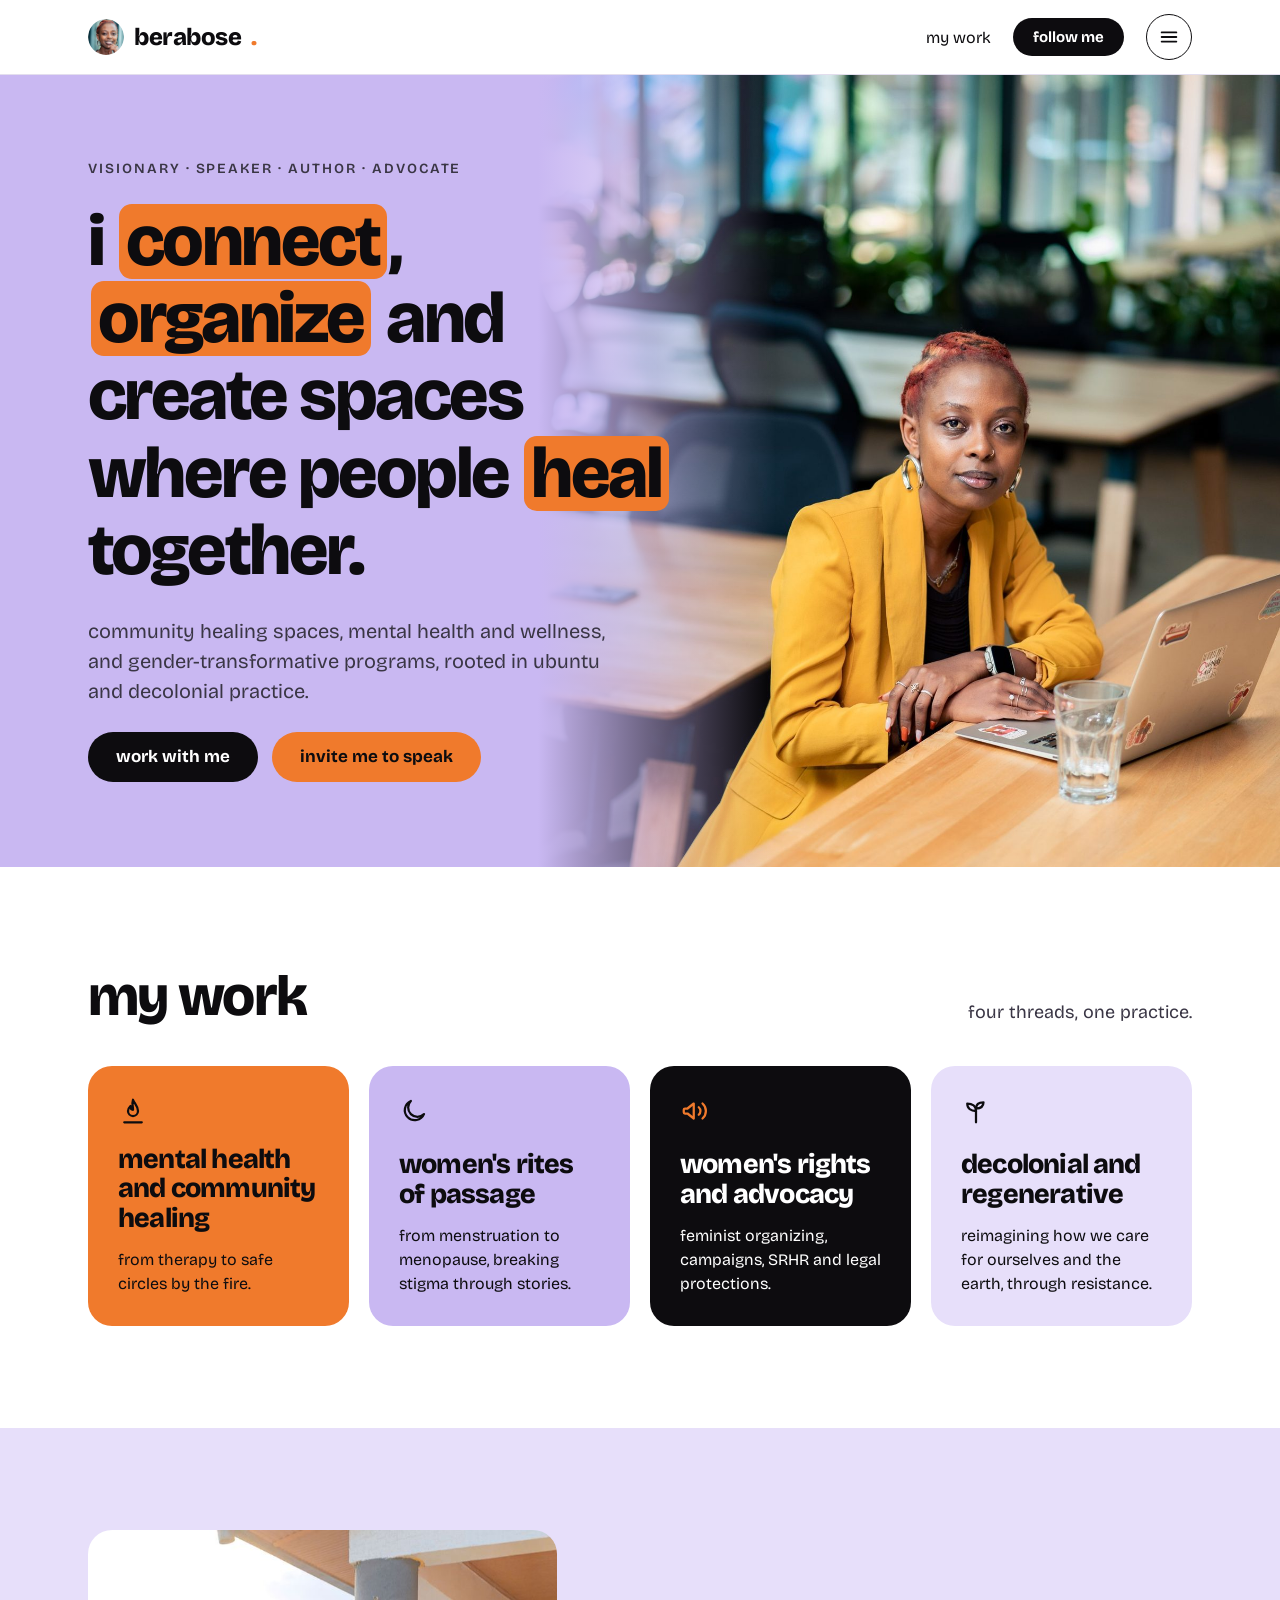
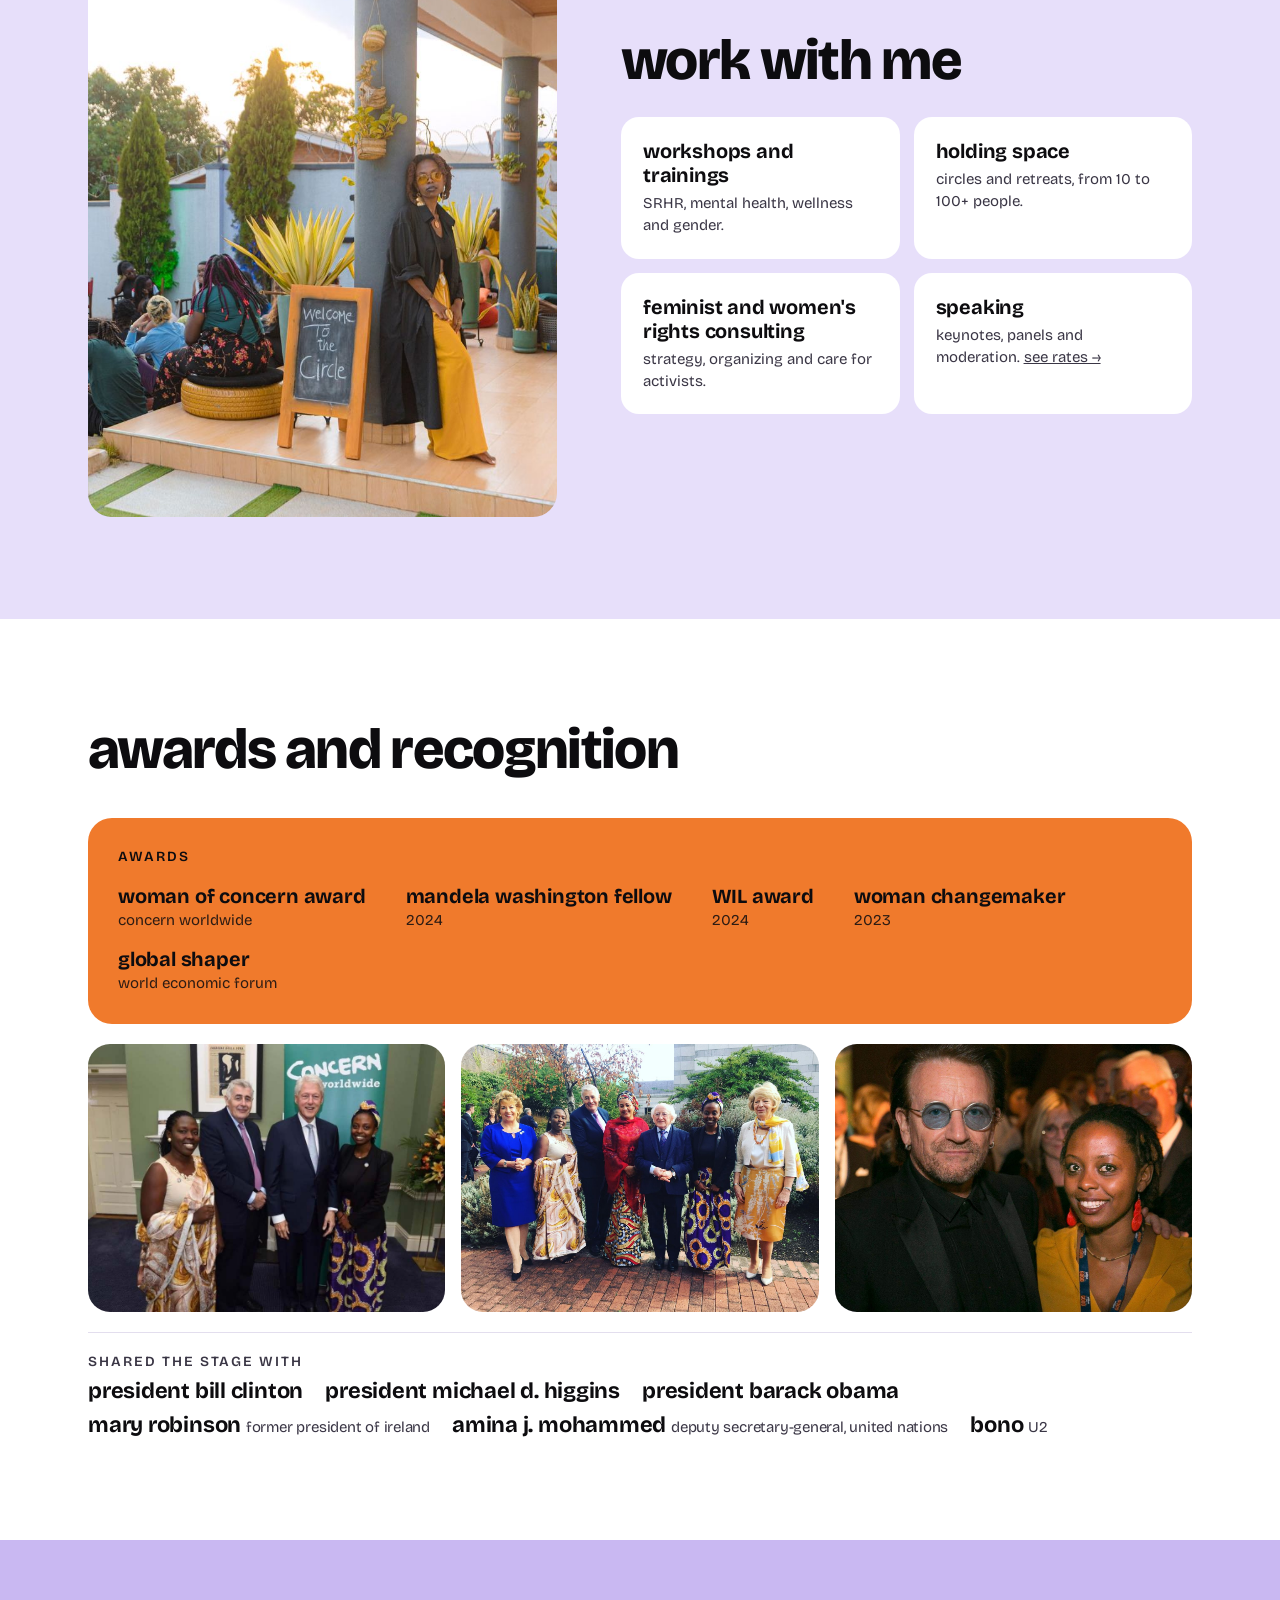
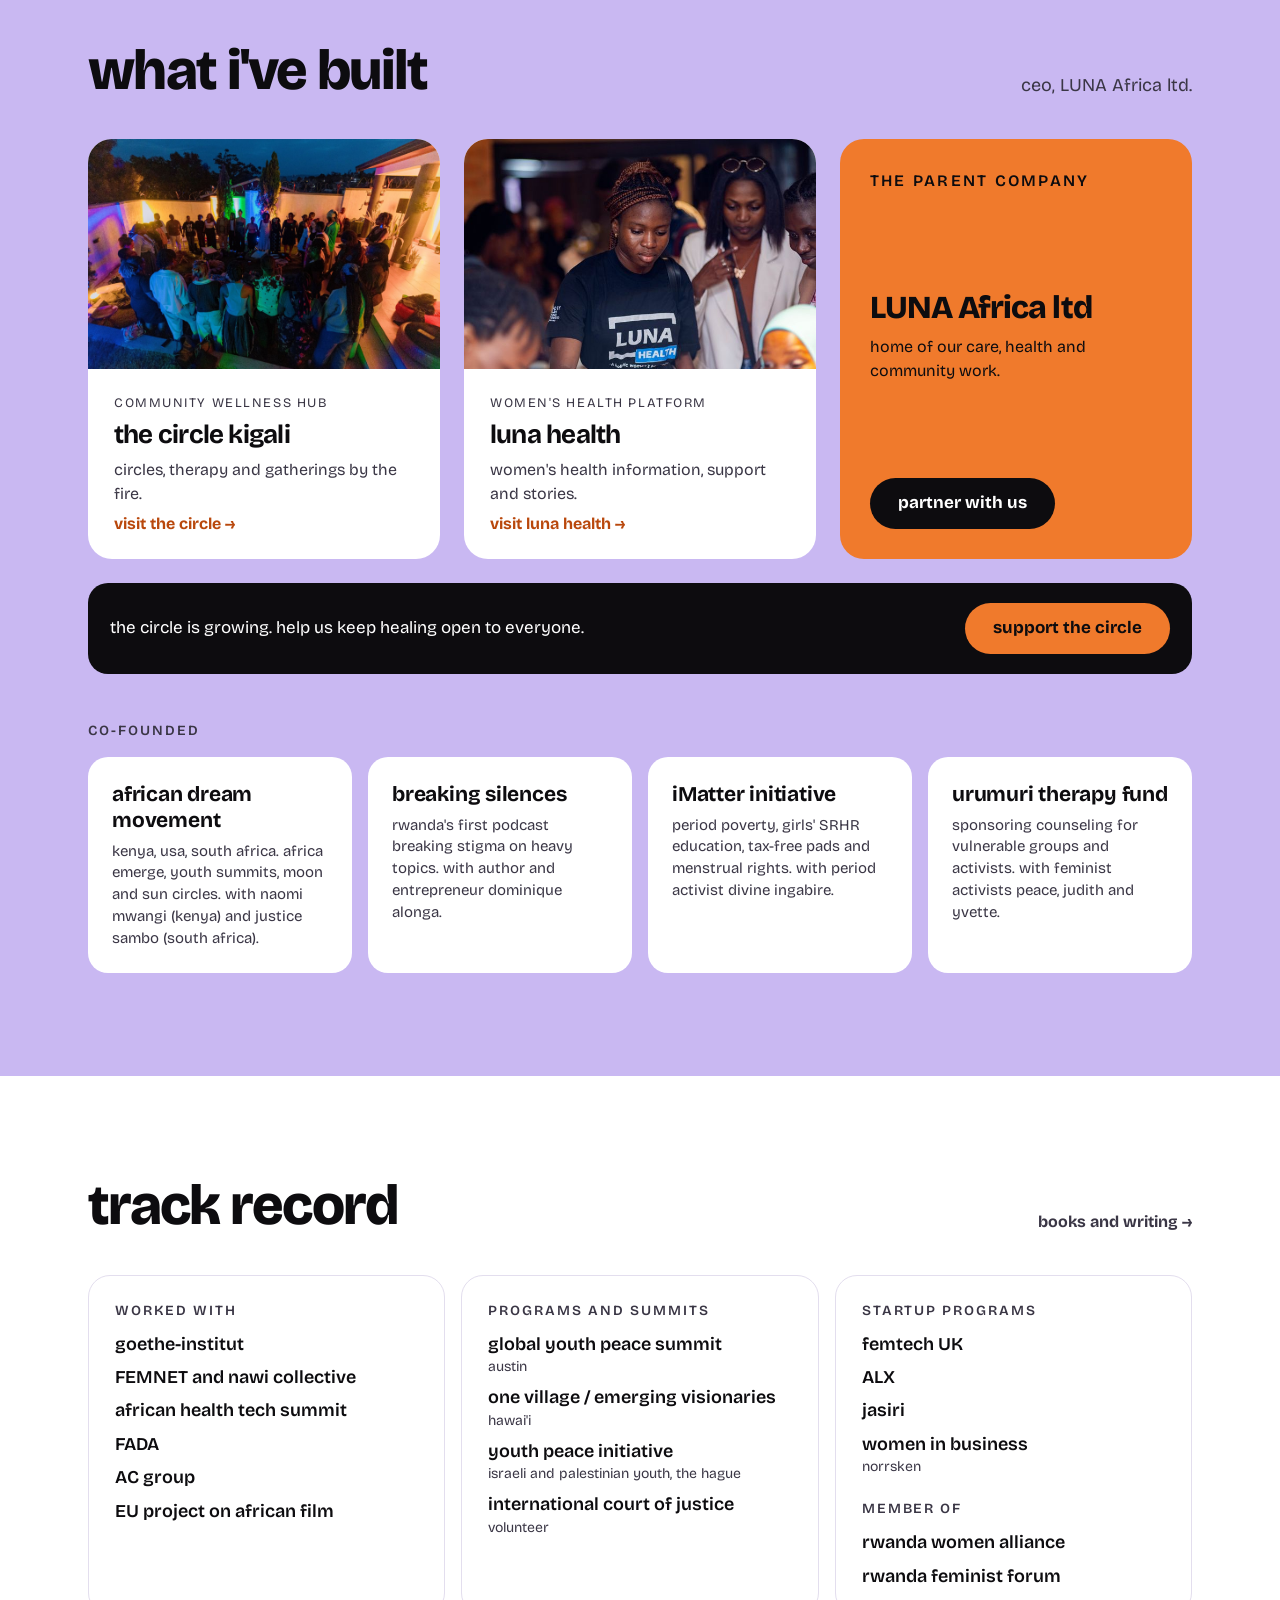
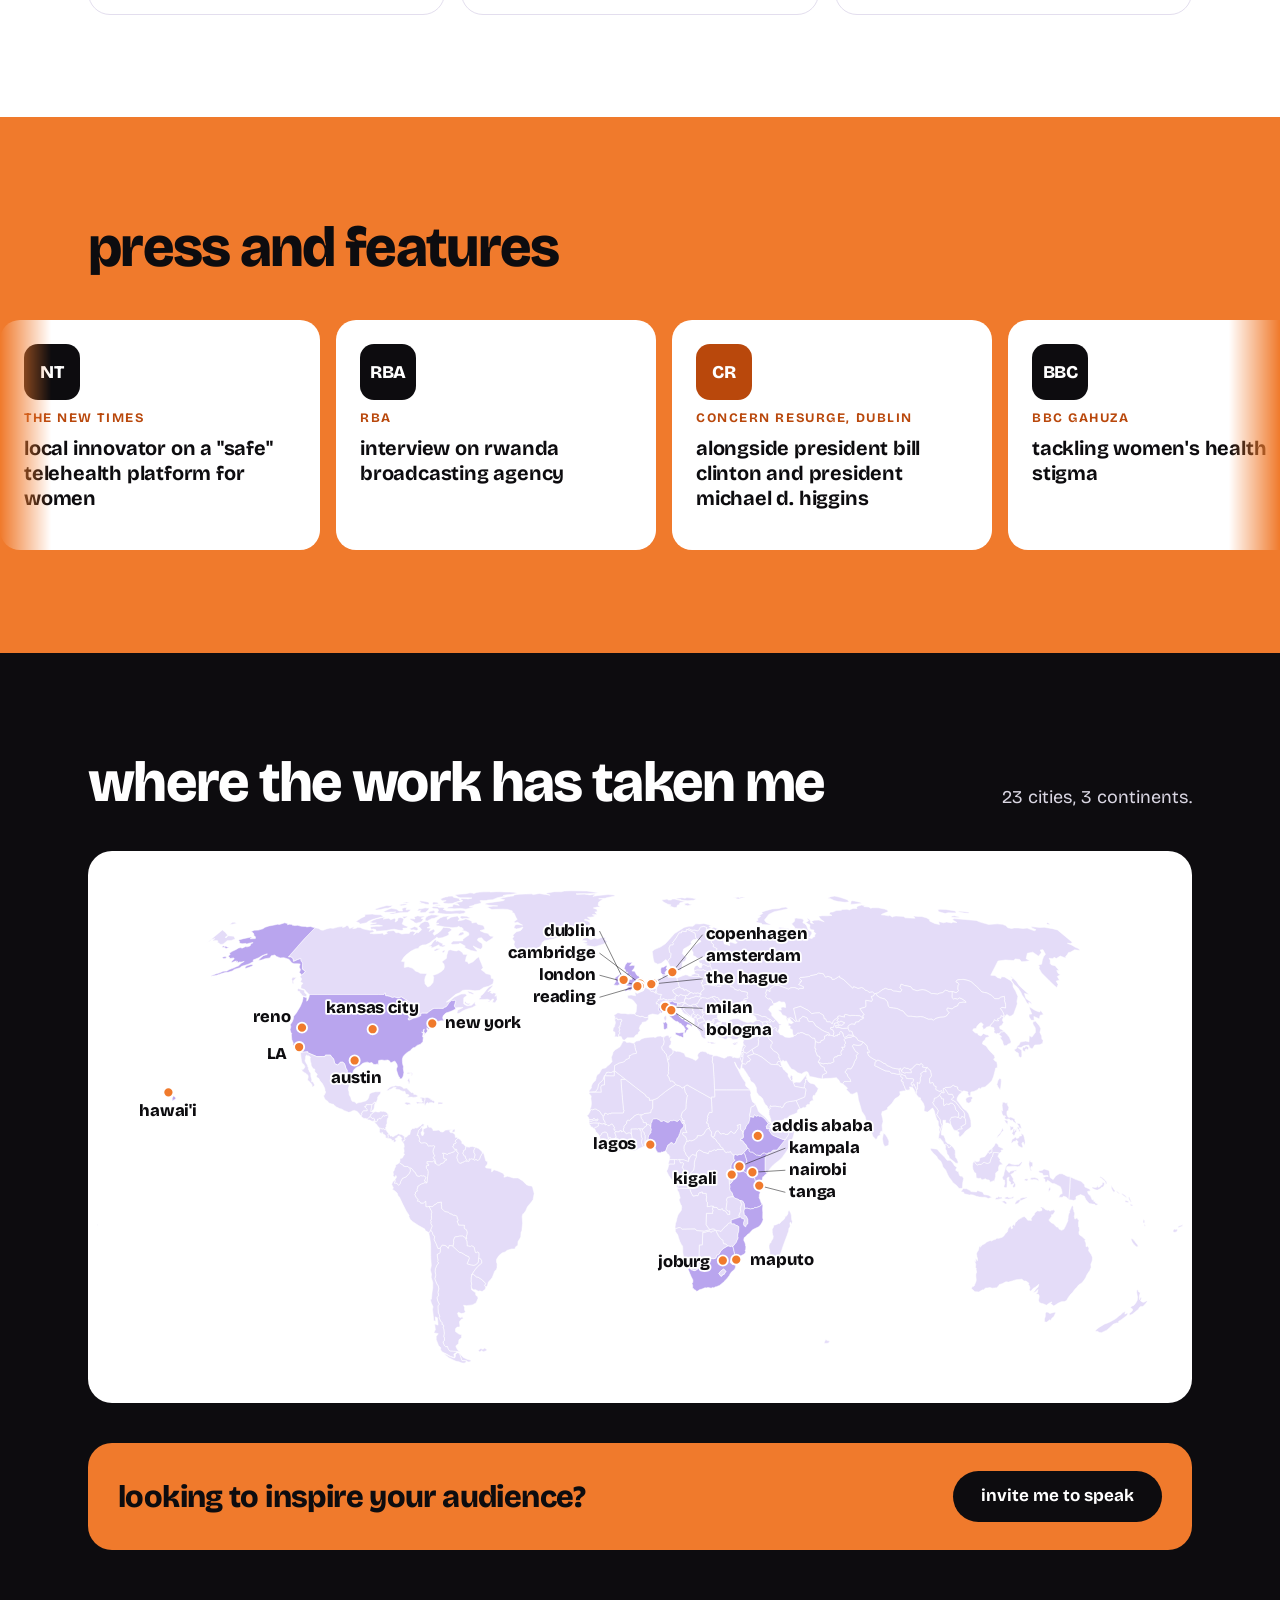
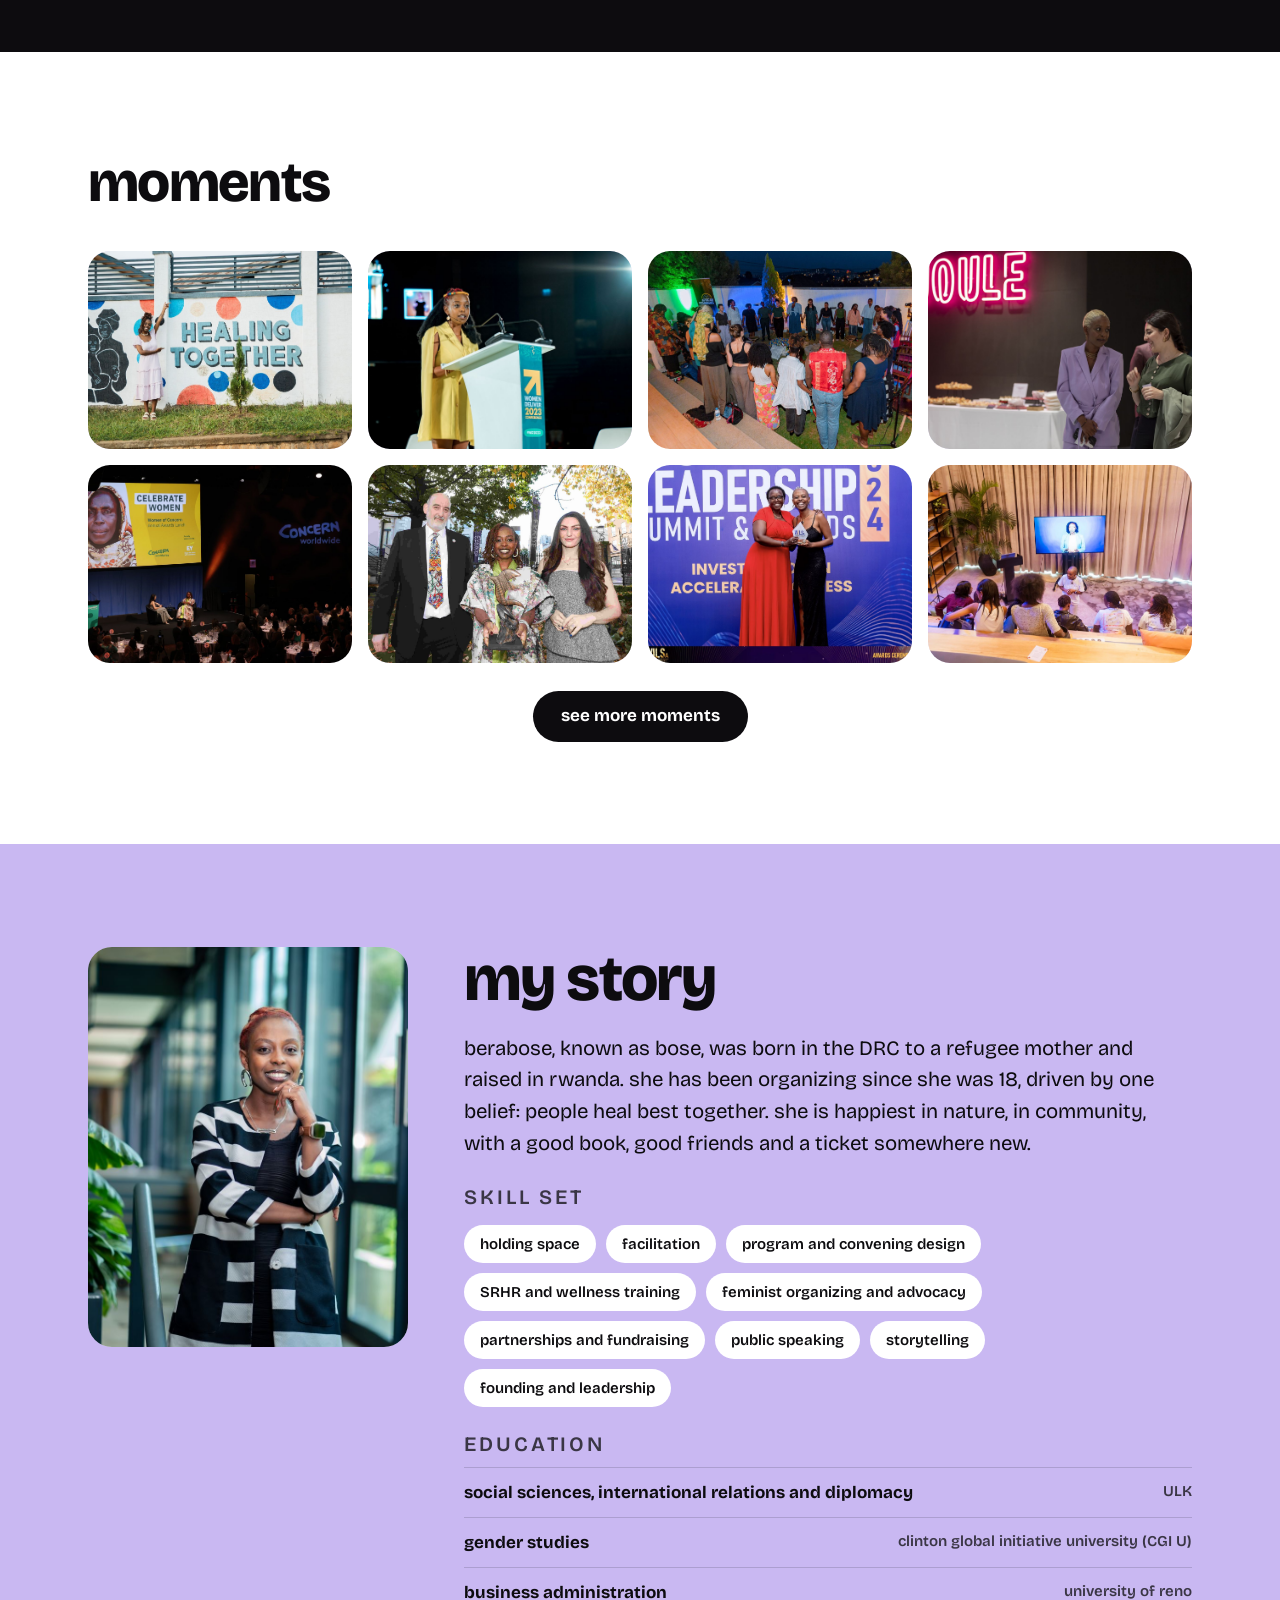
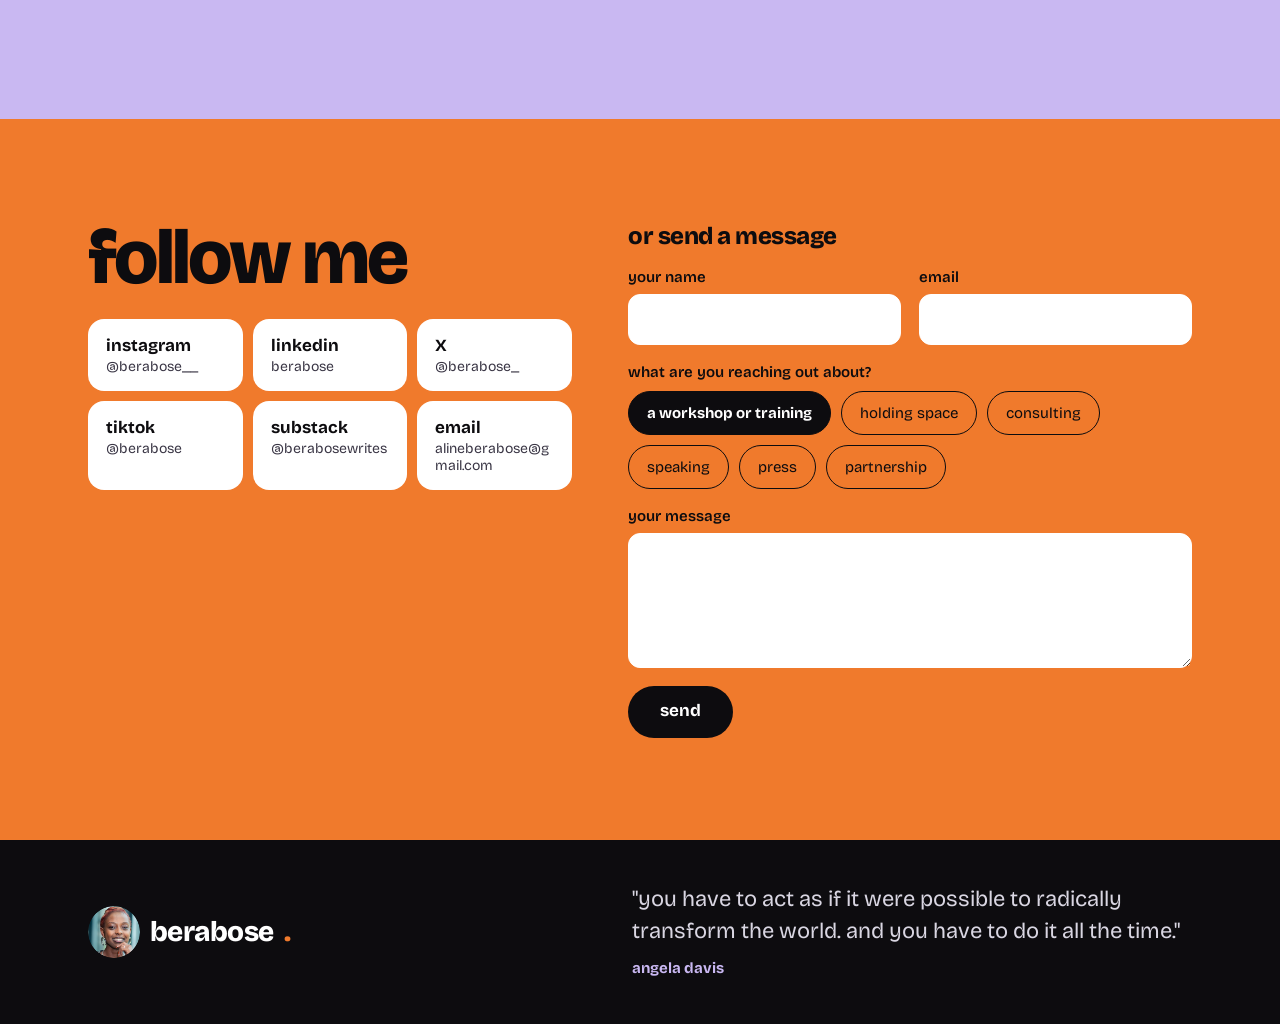
<file: index.html>
<!doctype html>
<html lang="en">
<head>
<meta charset="utf-8">
<meta name="viewport" content="width=device-width, initial-scale=1">
<title>Berabose: Visionary. Speaker. Author. Advocate</title>
<meta name="description" content="bose (berabose) connects, organizes and creates spaces where people heal together. community healing, mental health and wellness, and gender-transformative programs rooted in ubuntu.">
<meta property="og:title" content="Berabose: Visionary. Speaker. Author. Advocate">
<meta property="og:description" content="i connect, organize and create spaces where people heal together.">
<meta property="og:type" content="website">
<meta property="og:site_name" content="Berabose">
<meta property="og:url" content="https://alineberabose.com">
<meta property="og:image" content="https://alineberabose.com/images/share.jpg">
<meta name="twitter:card" content="summary_large_image">
<meta name="theme-color" content="#C9B8F2">
<link rel="icon" href="/favicon.ico" sizes="any">
<link rel="icon" type="image/png" sizes="48x48" href="/favicon-48.png">
<link rel="icon" type="image/png" sizes="192x192" href="/favicon-192.png">
<link rel="apple-touch-icon" href="/apple-touch-icon.png">
<script type="application/ld+json">{"@context":"https://schema.org","@type":"WebSite","name":"Berabose","url":"https://alineberabose.com"}</script>
<link rel="preconnect" href="https://fonts.googleapis.com">
<link rel="preconnect" href="https://fonts.gstatic.com" crossorigin>
<link href="https://fonts.googleapis.com/css2?family=Bricolage+Grotesque:opsz,wght@12..96,400;12..96,600;12..96,700;12..96,800&display=swap" rel="stylesheet">
<link rel="stylesheet" href="/styles.css">
</head>
<body>

<header>
  <nav class="wrap" aria-label="main">
    <a href="/" class="logo"><img src="/favicon-192.png" alt="">berabose<span class="dot">.</span></a>
    <div class="navlinks">
      <a href="/#work" class="nav-keep">my work</a>
      <a href="/#follow" class="btn btn-ink">follow me</a>
      <button class="menu-btn" id="menuBtn" type="button" aria-expanded="false" aria-controls="menuPanel" aria-label="open menu">
        <svg viewBox="0 0 24 24" aria-hidden="true"><path d="M4 7h16M4 12h16M4 17h16"/></svg>
      </button>
    </div>
    <div class="menu-panel" id="menuPanel" hidden>
      <a href="/#work">my work</a>
      <a href="/#services">work with me</a>
      <a href="/#recognition">recognition</a>
      <a href="/#built">what i've built</a>
      <a href="/#press">press</a>
      <a href="/speaking.html">speaking</a>
      <a href="/writing.html">writing</a>
      <a href="/#story">my story</a>
      <a href="/#follow">follow me</a>
    </div>
  </nav>
</header>

<main>
<section id="top" class="hero-cover">
  <img class="hero-photo" src="images/hero-full.jpg" alt="bose in a yellow blazer at a wooden table" fetchpriority="high">
  <div class="wrap hero-inner">
    <div class="hero-text">
      <p class="label">visionary · speaker · author · advocate</p>
      <h1>i <span class="mark">connect</span>, <span class="mark">organize</span> and create spaces where people <span class="mark">heal</span> together.</h1>
      <p class="lead">community healing spaces, mental health and wellness, and gender-transformative programs, rooted in ubuntu and decolonial practice.</p>
      <div class="btns">
        <a href="#services" class="btn btn-ink">work with me</a>
        <a href="/speaking.html" class="btn btn-orange">invite me to speak</a>
      </div>
    </div>
  </div>
</section>

<section id="work" class="wrap section">
  <div class="head">
    <h2 class="h2">my work</h2>
    <p>four threads, one practice.</p>
  </div>
  <div class="focus">
    <article class="tile t1">
      <svg class="ico" viewBox="0 0 24 24" aria-hidden="true"><path d="M12 3c1 3 4 5 4 9a4 4 0 0 1-8 0c0-2 1-3 2-4 0 2 1 3 2 3 0-3-1-5 0-8z"/><path d="M5 21h14"/></svg>
      <h3>mental health and community healing</h3>
      <p>from therapy to safe circles by the fire.</p>
    </article>
    <article class="tile t2">
      <svg class="ico" viewBox="0 0 24 24" aria-hidden="true"><path d="M20 14.5A8 8 0 1 1 9.5 4a6.5 6.5 0 0 0 10.5 10.5z"/></svg>
      <h3>women's rites of passage</h3>
      <p>from menstruation to menopause, breaking stigma through stories.</p>
    </article>
    <article class="tile t3">
      <svg class="ico" viewBox="0 0 24 24" aria-hidden="true"><path d="M3 11v2a1 1 0 0 0 1 1h2l5 4V6L6 10H4a1 1 0 0 0-1 1z"/><path d="M15 9a4 4 0 0 1 0 6"/><path d="M18 6a8 8 0 0 1 0 12"/></svg>
      <h3>women's rights and advocacy</h3>
      <p>feminist organizing, campaigns, SRHR and legal protections.</p>
    </article>
    <article class="tile t4">
      <svg class="ico" viewBox="0 0 24 24" aria-hidden="true"><path d="M12 21v-9"/><path d="M12 12c0-4-3-6-7-6 0 4 3 6 7 6z"/><path d="M12 10c0-3 2-5 6-5 0 3-2 5-6 5z"/></svg>
      <h3>decolonial and regenerative</h3>
      <p>reimagining how we care for ourselves and the earth, through resistance.</p>
    </article>
  </div>
</section>

<section id="services" class="services-bg">
  <div class="wrap section services-wrap">
    <div class="services-photo"><img src="images/circle.jpg" alt="bose holding space at a sunset circle gathering"></div>
    <div class="services-text">
      <div class="head" style="margin-bottom:28px">
        <h2 class="h2">work with me</h2>
      </div>
      <ul class="services">
        <li><strong>workshops and trainings</strong><span>SRHR, mental health, wellness and gender.</span></li>
        <li><strong>holding space</strong><span>circles and retreats, from 10 to 100+ people.</span></li>
        <li><strong>feminist and women's rights consulting</strong><span>strategy, organizing and care for activists.</span></li>
        <li><strong>speaking</strong><span>keynotes, panels and moderation. <a href="/speaking.html">see rates →</a></span></li>
      </ul>
    </div>
  </div>
</section>

<section id="recognition" class="wrap section">
  <div class="head">
    <h2 class="h2">awards and recognition</h2>
  </div>
  <div class="rec rec-single">
    <div class="rbox awards">
      <p class="label" style="color:var(--ink)">awards</p>
      <ul>
        <li>woman of concern award<small>concern worldwide</small></li>
        <li>mandela washington fellow<small>2024</small></li>
        <li>WIL award<small>2024</small></li>
        <li>woman changemaker<small>2023</small></li>
        <li>global shaper<small>world economic forum</small></li>
      </ul>
    </div>
  </div>
  <div class="stage-photos" style="margin-top:20px">
    <figure><img src="images/with-1.jpg" alt="bose with leaders at a concern worldwide event in dublin" loading="lazy"></figure>
    <figure><img src="images/with-2.jpg" alt="bose in a group photo with leaders in a garden in dublin" loading="lazy"></figure>
    <figure><img src="images/with-3.jpg" alt="bose at an evening event" loading="lazy" style="object-position:50% 30%"></figure>
  </div>
  <div class="stage-names">
    <p class="label">shared the stage with</p>
    <span>president bill clinton</span>
    <span>president michael d. higgins</span>
    <span>president barack obama</span>
    <span>mary robinson <small>former president of ireland</small></span>
    <span>amina j. mohammed <small>deputy secretary-general, united nations</small></span>
    <span>bono <small>U2</small></span>
  </div>
</section>

<section id="built" class="built">
  <div class="wrap section">
    <div class="head">
      <h2 class="h2">what i've built</h2>
      <p>ceo, LUNA Africa ltd.</p>
    </div>
    <div class="homes">
      <a class="home" href="https://www.thecirclekigali.com" target="_blank" rel="noopener">
        <div class="ph"><img src="images/circle-night.jpg" alt="a circle of people holding hands at night at the circle kigali"></div>
        <div class="body">
          <span class="tag">community wellness hub</span>
          <h3>the circle kigali</h3>
          <p>circles, therapy and gatherings by the fire.</p>
          <span class="go">visit the circle →</span>
        </div>
      </a>
      <a class="home" href="https://lunahealth.co" target="_blank" rel="noopener">
        <div class="ph"><img src="images/luna.jpg" alt="a luna health team member at a women's health pop-up" style="object-position:50% 45%"></div>
        <div class="body">
          <span class="tag">women's health platform</span>
          <h3>luna health</h3>
          <p>women's health information, support and stories.</p>
          <span class="go">visit luna health →</span>
        </div>
      </a>
      <div class="parent">
        <p class="label" style="color:var(--ink)">the parent company</p>
        <div>
          <h3>LUNA Africa ltd</h3>
          <p>home of our care, health and community work.</p>
        </div>
        <a href="#follow" class="btn btn-ink" style="align-self:flex-start" data-topic="partnership">partner with us</a>
      </div>
    </div>
    <div class="fund" style="margin-top:24px">
      <p>the circle is growing. help us keep healing open to everyone.</p>
      <a class="btn btn-orange" href="https://www.gofundme.com/f/the-circle-support-healing-for-everyone" target="_blank" rel="noopener">support the circle</a>
    </div>
    <div class="cofounded">
      <p class="label">co-founded</p>
      <ul class="past">
        <li><strong>african dream movement</strong><span>kenya, usa, south africa. africa emerge, youth summits, moon and sun circles. with naomi mwangi (kenya) and justice sambo (south africa).</span></li>
        <li><strong>breaking silences</strong><span>rwanda's first podcast breaking stigma on heavy topics. with author and entrepreneur dominique alonga.</span></li>
        <li><strong>iMatter initiative</strong><span>period poverty, girls' SRHR education, tax-free pads and menstrual rights. with period activist divine ingabire.</span></li>
        <li><strong>urumuri therapy fund</strong><span>sponsoring counseling for vulnerable groups and activists. with feminist activists peace, judith and yvette.</span></li>
      </ul>
    </div>
  </div>
</section>

<section class="wrap section" aria-label="track record">
  <div class="head">
    <h2 class="h2">track record</h2>
    <p><a href="/writing.html" class="back">books and writing →</a></p>
  </div>
  <div class="track">
    <div class="tbox">
      <p class="label">worked with</p>
      <ul>
        <li>goethe-institut</li>
        <li>FEMNET and nawi collective</li>
        <li>african health tech summit</li>
        <li>FADA</li>
        <li>AC group</li>
        <li>EU project on african film</li>
      </ul>
    </div>
    <div class="tbox">
      <p class="label">programs and summits</p>
      <ul>
        <li>global youth peace summit<small>austin</small></li>
        <li>one village / emerging visionaries<small>hawai'i</small></li>
        <li>youth peace initiative<small>israeli and palestinian youth, the hague</small></li>
        <li>international court of justice<small>volunteer</small></li>
      </ul>
    </div>
    <div class="tbox">
      <p class="label">startup programs</p>
      <ul>
        <li>femtech UK</li>
        <li>ALX</li>
        <li>jasiri</li>
        <li>women in business<small>norrsken</small></li>
      </ul>
      <p class="label" style="margin-top:10px">member of</p>
      <ul>
        <li>rwanda women alliance</li>
        <li>rwanda feminist forum</li>
      </ul>
    </div>
  </div>
</section>

<section id="press" class="press">
  <div class="wrap" style="padding-top:clamp(64px,8vw,112px)">
    <div class="head">
      <h2 class="h2">press and features</h2>
    </div>
  </div>
  <div class="marquee" style="padding-bottom:clamp(64px,8vw,112px)">
    <div class="mtrack" id="mtrack">
      <a class="pcard" href="https://www.newtimes.co.rw/article/4372/news/technology/local-innovator-on-safe-telehealth-platform-for-women" target="_blank" rel="noopener">
        <span class="plogo" aria-hidden="true"><img src="https://www.google.com/s2/favicons?domain=newtimes.co.rw&amp;sz=128" alt="" onerror="this.remove()">NT</span><span class="outlet">the new times</span><span class="title">local innovator on a "safe" telehealth platform for women</span>
      </a>
      <a class="pcard" href="https://youtu.be/_fyD3FdzCF8" target="_blank" rel="noopener">
        <span class="plogo" aria-hidden="true"><img src="https://www.google.com/s2/favicons?domain=rba.co.rw&amp;sz=128" alt="" onerror="this.remove()">RBA</span><span class="outlet">RBA</span><span class="title">interview on rwanda broadcasting agency</span>
      </a>
      <a class="pcard" href="https://resurge2018.com/" target="_blank" rel="noopener">
        <span class="plogo" aria-hidden="true" style="background:var(--orange-text)"><img src="https://www.google.com/s2/favicons?domain=concern.net&amp;sz=128" alt="" onerror="this.remove()">CR</span><span class="outlet">concern resurge, dublin</span><span class="title">alongside president bill clinton and president michael d. higgins</span>
      </a>
      <a class="pcard" href="https://www.bbc.com/gahuza/51127089" target="_blank" rel="noopener">
        <span class="plogo" aria-hidden="true"><img src="https://www.google.com/s2/favicons?domain=bbc.com&amp;sz=128" alt="" onerror="this.remove()">BBC</span><span class="outlet">bbc gahuza</span><span class="title">tackling women's health stigma</span>
      </a>
      <a class="pcard" href="https://youtu.be/A6sbR2oEbHI" target="_blank" rel="noopener">
        <span class="plogo" aria-hidden="true" style="background:#5B47A8"><img src="https://www.google.com/s2/favicons?domain=youtube.com&amp;sz=128" alt="" onerror="this.remove()">R30</span><span class="outlet">rwanda at 30</span><span class="title">the post-genocide generation, 30 years on</span>
      </a>
      <a class="pcard" href="https://www.concern.net/news/im-proud-be-part-story-lifetime-progress-post-genocide-generation-rwanda" target="_blank" rel="noopener">
        <span class="plogo" aria-hidden="true" style="background:var(--orange-text)"><img src="https://www.google.com/s2/favicons?domain=concern.net&amp;sz=128" alt="" onerror="this.remove()">CW</span><span class="outlet">concern worldwide</span><span class="title">"i'm proud to be part of the story"</span>
      </a>
      <a class="pcard" href="https://www.wearetech.africa/en/fils-uk/tech-stars/rwanda-berabose-aline-joyce-offers-online-consultation-and-wellness-services-to-women" target="_blank" rel="noopener">
        <span class="plogo" aria-hidden="true"><img src="https://www.google.com/s2/favicons?domain=wearetech.africa&amp;sz=128" alt="" onerror="this.remove()">WT</span><span class="outlet">we are tech africa</span><span class="title">on building femtech for women's wellness</span>
      </a>
      <a class="pcard" href="https://lnkd.in/p/dTC7TTSR" target="_blank" rel="noopener">
        <span class="plogo" aria-hidden="true" style="background:#5B47A8"><img src="https://www.google.com/s2/favicons?domain=norrsken.org&amp;sz=128" alt="" onerror="this.remove()">N</span><span class="outlet">norrsken</span><span class="title">featured by norrsken</span>
      </a>
      <a class="pcard" href="https://kvinnatillkvinna.org/publications/rwanda-herstory-rwanda-women-changemakers/" target="_blank" rel="noopener">
        <span class="plogo" aria-hidden="true" style="background:var(--orange-text)"><img src="https://www.google.com/s2/favicons?domain=kvinnatillkvinna.org&amp;sz=128" alt="" onerror="this.remove()">H</span><span class="outlet">kvinna till kvinna</span><span class="title">rwanda herstory: rwanda women changemakers</span>
      </a>
    </div>
  </div>
</section>

<section id="speaking" class="dark">
  <div class="wrap section">
    <div class="head">
      <h2 class="h2">where the work has taken me</h2>
      <p>23 cities, 3 continents.</p>
    </div>
    <div class="mapbox">
<svg class="worldmap" viewBox="0 0 1200 600" role="img" aria-labelledby="maptitle"><title id="maptitle">world map with the cities where bose has worked and spoken: kigali, kampala, nairobi, tanga, addis ababa, lagos, joburg, maputo, dublin, cambridge, london, reading, copenhagen, amsterdam, the hague, milan, bologna, new york, kansas city, austin, reno, LA, hawai'i</title>
<g class="land"><path d="M1182.5,411.5L1183.4,410.9L1184.3,412.0L1183.2,414.0L1181.1,414.5L1179.4,414.0L1179.5,412.3L1181.1,411.0ZM1189.5,407.8L1187.2,408.8L1184.9,409.6L1184.8,408.2L1186.7,407.4L1187.7,407.2L1190,406.0L1190,406.0L1189.5,407.8ZM10,406.0L10.0,406.0L10,406.0L10.6,405.8L10.6,407.6L10.4,407.8L10.4,407.8L10,406.0Z"/><path d="M712.4,347.9L713.0,348.3L725.0,356.1L725.2,358.3L729.9,362.2L728.3,366.9L728.4,369.1L730.5,370.5L730.6,371.5L729.6,373.8L729.8,375.0L729.5,376.8L730.6,379.2L731.9,383.0L733.0,383.8L730.3,386.1L726.7,387.6L724.7,387.5L723.5,388.6L721.2,388.8L720.3,389.2L716.4,388.2L713.9,388.5L713.1,383.2L712.1,381.4L711.4,380.4L708.2,379.7L706.4,378.5L704.3,377.9L703.0,377.2L701.6,376.2L699.9,371.4L698.0,369.3L697.4,367.0L697.7,365.0L697.2,361.5L698.6,361.3L699.8,359.9L701.1,357.9L701.9,357.1L701.9,355.9L701.2,355.0L701.0,353.5L702.0,353.0L702.2,350.7L700.9,348.6L702.0,348.1L705.7,348.2Z" class="v"/><path d="M572.2,237.8L572.2,238.0L572.2,238.8L572.0,244.6L561.5,244.4L561.4,254.3L558.3,254.7L557.5,256.6L558.0,262.2L545.3,262.2L544.5,263.5L544.7,261.8L544.8,261.9L552.1,261.5L552.5,260.2L553.9,258.4L555.1,253.1L559.7,248.9L561.3,244.0L562.3,243.8L563.4,240.8L566.2,240.3L567.3,240.8L568.7,240.8L569.8,240.0L571.8,239.8L571.8,237.8Z"/><path d="M240.8,156.0L240.4,156.0L236.8,152.4L235.7,150.8L231.3,149.2L231.7,146.0L233.6,143.7L230.9,142.2L232.3,139.2L230.6,136.6L231.9,134.7L234.6,133.0L236.1,130.7L233.0,128.4L233.1,124.3L233.3,121.8L232.0,120.2L231.3,118.7L231.3,116.9L227.7,118.1L223.4,120.0L222.9,117.7L222.2,116.2L220.4,115.2L217.8,115.1L235.0,95.6L246.9,83.4L250.8,84.2L253.2,85.8L255.5,86.1L259.1,84.7L263.1,83.7L266.4,84.1L271.5,82.7L276.4,81.9L276.8,83.2L279.4,82.4L281.3,80.9L282.8,81.3L284.4,84.2L289.6,82.0L287.8,84.4L291.3,83.9L293.1,82.9L296.0,83.1L298.7,84.5L303.5,85.7L306.6,86.2L309.2,86.0L311.3,87.7L306.4,89.3L310.5,90.0L317.7,89.6L320.3,89.1L321.5,91.0L325.5,89.4L324.0,88.0L326.4,86.9L329.6,86.7L331.9,86.4L333.4,87.2L334.6,88.9L337.6,88.7L341.1,90.2L345.4,89.6L349.1,89.7L350.2,87.7L352.8,87.1L356.0,88.2L353.9,91.3L357.3,88.7L359.3,88.8L362.6,85.5L361.2,83.5L359.2,82.2L361.9,78.6L366.4,76.3L369.3,76.9L370.8,78.3L371.8,81.9L368.5,83.5L372.7,84.1L370.6,87.4L375.6,84.9L377.3,87.0L375.1,89.4L376.2,91.6L380.3,89.3L383.8,86.4L386.1,82.9L389.5,83.1L392.9,83.6L395.4,85.2L394.6,86.8L391.7,88.6L392.5,90.3L391.3,91.9L385.0,94.3L381.1,94.8L379.0,93.8L377.3,95.4L373.2,98.3L371.6,99.8L367.2,102.0L363.4,102.3L360.4,103.7L359.0,105.9L355.7,106.4L350.8,109.1L345.7,113.0L343.1,115.8L340.7,119.9L344.4,120.5L343.9,123.8L343.8,126.5L348.0,125.8L352.4,127.3L354.5,128.7L355.7,130.4L358.8,131.4L361.0,132.9L365.6,133.1L368.5,133.4L366.7,136.6L366.0,140.2L366.4,144.3L369.3,147.8L372.0,146.6L375.0,142.9L375.8,137.1L374.6,135.2L379.9,133.5L384.1,131.0L386.7,128.5L387.4,126.1L386.9,123.0L384.7,120.4L389.6,116.7L389.9,113.5L391.5,108.1L393.8,107.3L397.9,108.3L400.5,108.6L403.1,107.7L405.1,108.9L407.5,110.9L407.7,112.2L412.4,112.5L411.1,115.4L410.2,119.8L412.5,120.4L413.7,122.5L418.4,120.5L422.5,116.6L424.9,115.0L425.9,118.1L427.8,122.6L429.4,126.9L427.5,129.2L430.6,131.2L432.4,133.2L436.6,134.2L438.1,135.3L438.3,138.4L440.4,138.9L441.1,140.3L440.2,144.4L437.7,145.8L435.3,147.1L430.2,148.4L425.7,151.4L420.6,152.0L414.6,151.2L410.3,151.2L407.2,151.5L403.9,154.1L399.7,155.8L393.9,160.7L389.5,164.2L392.2,163.6L398.4,158.7L405.5,155.5L410.0,155.2L412.0,157.0L408.5,159.5L408.3,163.6L408.5,166.4L411.9,168.3L416.9,167.7L421.0,163.5L420.5,166.2L422.1,167.6L417.8,170.1L410.6,172.3L407.2,173.9L403.2,176.6L401.0,176.3L401.7,173.1L407.7,170.0L402.9,170.1L399.4,170.6L398.1,168.4L399.6,163.3L398.6,162.2L396.4,162.8L395.7,161.9L392.6,164.7L390.8,167.6L389.3,169.4L387.9,169.9L386.8,170.1L386.3,171.1L380.8,171.1L376.2,171.1L374.7,171.8L370.7,174.5L370.2,174.8L368.8,176.3L366.0,176.3L363.1,176.3L361.5,176.9L361.8,177.7L361.7,178.8L361.5,179.2L357.0,181.1L353.7,181.7L349.6,183.7L348.8,183.7L347.9,183.1L347.8,182.6L348.0,182.2L349.0,180.9L351.1,178.8L352.7,176.5L353.2,173.2L353.7,169.8L351.2,168.0L351.8,167.3L351.5,166.9L350.7,166.9L350.3,166.3L350.5,165.4L349.8,165.8L349.0,165.7L349.3,165.3L348.8,164.9L348.8,163.9L347.0,162.7L345.1,161.5L342.7,160.0L340.5,158.7L337.5,159.7L336.5,159.7L333.3,158.8L330.7,159.3L328.3,158.1L325.6,157.5L323.6,157.3L323.0,156.6L323.3,154.6L322.3,154.6L321.7,156.0L315.7,156.0L305.6,156.0L295.7,156.0L286.9,156.0L278.2,156.0L269.5,156.0L260.6,156.0L257.7,156.0L249.1,156.0ZM376.1,107.7L378.9,106.1L382.5,106.1L382.1,106.8L378.0,108.7L376.2,108.6ZM406.0,73.6L404.3,71.9L405.1,70.8L406.4,70.6L411.7,70.9L414.9,72.6L414.6,73.5L412.1,73.4L409.5,73.3L406.6,73.8ZM385.3,108.9L386.8,107.9L387.8,108.0L388.2,108.7L386.3,110.5L385.2,110.2L385.0,109.2ZM377.3,66.8L375.1,68.0L371.8,67.8L369.6,67.0L371.9,65.6L376.0,64.8L377.2,65.9ZM382.9,59.3L381.8,59.4L377.6,59.2L377.7,58.4L382.3,58.4L383.5,59.0ZM379.5,55.7L381.3,56.7L379.7,57.7L375.7,58.3L374.5,57.7L374.5,56.6L375.5,55.4L378.3,55.6ZM389.0,68.6L385.4,68.3L379.8,67.3L380.3,65.6L381.2,64.1L379.8,62.8L375.3,62.5L373.4,61.5L375.3,60.3L379.9,60.5L381.7,61.5L386.3,61.5L387.5,62.4L386.1,63.5L388.3,64.2L389.3,64.9L392.3,65.1L395.6,65.3L399.8,64.7L404.8,64.4L408.5,64.6L410.3,65.8L410.0,67.0L408.0,67.8L404.0,68.5L401.2,68.1L394.0,68.6ZM344.5,57.5L347.3,57.9L345.6,58.8L340.5,59.6L338.0,58.7L340.8,57.8ZM347.2,55.6L349.5,56.2L346.2,56.7L342.4,56.7L342.8,56.3L346.1,55.5ZM439.6,147.4L437.4,149.8L434.7,153.0L436.9,151.8L438.6,152.6L437.3,153.9L439.6,154.9L441.2,154.0L443.8,155.1L442.2,157.9L444.4,157.2L444.4,159.2L444.7,161.5L442.7,164.8L441.4,165.0L439.6,164.3L440.9,161.2L440.2,160.7L436.0,164.0L434.3,163.8L436.8,162.1L434.2,161.2L431.0,161.4L425.3,161.3L425.1,160.2L427.3,158.8L426.3,157.8L429.3,155.6L433.9,149.7L436.3,147.6L439.1,146.3L440.4,146.4ZM381.2,98.6L383.4,99.8L385.9,100.8L385.3,102.4L387.3,102.2L388.6,103.3L385.7,104.4L382.0,103.6L381.4,102.0L377.8,103.8L373.1,105.6L373.3,103.6L369.5,103.9L372.7,102.3L374.5,99.6L377.2,96.5L378.9,96.8L378.5,98.3L380.2,97.7ZM407.6,75.0L410.6,73.7L415.1,75.3L417.6,76.8L417.2,78.2L422.1,77.5L423.6,79.5L429.0,80.8L430.5,82.1L431.4,85.1L426.1,86.6L431.0,88.8L434.7,89.5L437.1,92.5L441.1,92.8L439.3,95.1L433.1,99.0L430.5,97.6L427.8,94.3L424.3,94.8L423.1,96.7L425.0,98.6L427.9,100.2L428.6,101.1L428.9,104.4L427.0,106.9L424.0,106.0L418.5,103.2L421.0,106.2L422.9,108.3L422.9,109.5L416.2,108.1L411.3,106.1L408.9,104.4L410.2,103.5L407.1,101.7L404.1,100.1L403.7,101.1L395.8,101.6L394.2,100.4L397.1,97.9L402.1,97.9L407.6,97.5L407.4,96.3L409.1,94.6L414.0,91.4L414.0,89.9L413.6,88.8L410.5,87.2L406.0,86.1L408.1,85.2L406.5,83.2L404.4,83.0L403.0,81.9L401.2,82.9L396.4,83.3L387.7,82.6L383.0,81.6L379.3,81.2L378.0,80.0L381.5,78.6L378.0,78.6L379.4,75.3L383.2,72.5L386.6,71.3L393.3,70.4L390.2,72.5L390.8,74.4L394.7,71.9L401.7,70.6L403.8,73.8L402.2,75.9ZM373.2,69.4L378.1,69.5L382.2,70.3L376.6,73.1L373.3,73.7L369.0,76.0L366.3,75.9L366.8,73.1L367.9,71.6L370.2,70.3ZM311.3,63.4L317.6,61.2L324.5,59.3L328.0,59.4L331.6,58.9L328.9,61.2L326.1,62.2L323.7,62.3L318.1,63.6L313.8,64.1ZM223.8,137.5L226.7,137.2L223.1,141.3L223.7,144.3L222.5,144.3L221.9,142.6L222.0,140.9L221.3,139.8L221.8,138.2L222.8,137.0ZM361.1,54.2L365.2,54.6L370.3,55.6L370.7,57.0L370.5,58.2L367.0,57.9L364.1,56.9L359.1,56.8L362.2,56.0L360.2,55.3ZM237.8,157.9L236.0,158.4L232.2,156.7L232.0,155.4L230.2,154.1L230.3,153.0L227.7,152.3L227.8,150.3L228.5,149.5L231.1,150.3L232.5,150.8L235.0,151.2L235.3,152.5L235.7,154.3L237.7,155.8ZM309.3,68.5L312.1,69.1L318.1,69.3L319.6,70.2L321.0,71.5L317.2,72.3L309.3,74.5L304.2,76.7L303.0,78.0L295.1,79.6L295.1,78.2L290.9,76.5L293.3,75.2L297.1,72.9L301.2,70.8L300.7,68.9ZM345.9,64.2L348.4,63.7L350.8,63.9L349.9,65.3L347.2,66.8L338.7,67.2L331.5,68.6L327.8,68.6L328.4,67.6L334.6,66.3L323.5,66.6L320.7,66.1L326.8,63.2L329.9,62.3L335.5,63.3L338.0,65.1L341.9,65.3L341.2,62.5L344.4,61.4L346.5,61.8L345.9,63.2ZM341.6,72.7L343.3,74.0L342.4,77.0L341.5,79.3L344.4,80.9L347.8,82.4L346.5,83.8L342.2,84.1L342.9,85.3L341.2,86.5L337.0,86.0L333.3,85.1L330.2,85.3L324.6,86.4L317.9,86.9L313.1,87.2L313.0,85.7L310.3,84.8L307.7,85.2L306.8,82.6L308.7,82.3L313.0,81.7L316.4,81.9L320.1,81.3L315.9,80.5L310.4,80.8L306.9,80.7L306.7,79.6L313.5,78.3L309.6,78.3L306.1,77.5L310.3,75.1L313.1,73.9L321.3,72.0L323.2,72.6L320.7,74.0L327.0,73.1L329.0,74.7L333.1,73.1L334.5,74.1L333.9,77.2L336.2,75.9L337.1,72.7L339.6,72.2ZM355.5,73.9L354.4,71.8L358.5,70.3L360.8,71.0L365.4,70.6L365.4,71.5L362.0,73.0L364.6,74.3L362.1,77.2L357.2,78.4L355.0,78.1L354.2,76.9L350.0,74.5L350.8,73.5ZM342.8,71.1L346.1,71.0L347.4,71.6L343.6,73.7L341.6,71.5ZM370.1,61.6L370.7,63.0L369.5,64.5L366.6,66.8L362.4,67.1L360.2,66.6L361.8,64.8L357.7,65.1L359.6,62.8L362.0,62.9L366.4,61.8L369.5,62.0ZM386.2,50.7L388.6,49.9L391.1,49.7L390.8,49.1L396.1,49.0L397.4,50.4L400.6,51.0L403.7,51.5L403.8,53.3L405.8,54.1L401.9,55.0L395.9,57.1L391.6,57.3L387.2,56.9L385.8,55.8L386.8,54.8L389.3,54.0L385.1,54.0L383.6,53.1L383.4,51.9ZM399.8,47.4L403.6,46.9L406.2,46.8L410.9,46.4L415.2,45.5L417.7,45.7L419.3,46.3L422.4,45.0L425.7,44.7L429.9,44.4L436.5,44.3L437.4,44.6L444.0,44.2L448.5,44.3L453.0,44.5L458.5,44.6L462.9,44.9L466.2,45.6L465.6,46.2L459.4,47.3L453.7,47.8L451.2,48.4L456.0,48.4L449.6,49.9L445.3,50.7L439.8,52.9L434.8,53.3L433.0,53.9L425.9,54.2L428.7,54.5L426.8,55.0L427.6,56.4L424.7,57.4L420.6,58.2L418.7,59.3L414.8,60.2L414.7,60.9L418.7,60.7L418.3,61.5L410.8,63.2L405.3,62.4L398.0,62.9L394.8,62.5L390.5,62.4L391.3,60.9L396.2,60.3L396.7,58.2L398.3,58.0L403.5,59.2L401.8,57.4L398.5,56.8L401.3,55.8L405.9,55.1L407.4,54.1L405.2,53.0L405.5,51.7L411.5,51.8L413.0,52.1L417.4,51.1L412.7,50.8L404.7,50.9L401.7,50.1L401.0,49.0L399.2,48.3ZM407.7,90.8L405.5,91.8L402.6,92.0L402.8,90.4L404.8,88.5L407.4,88.1L408.9,89.0L408.2,90.4ZM358.4,84.1L359.1,85.4L356.8,86.5L354.0,85.5L351.7,85.9L349.3,84.4L352.2,83.4L355.0,82.0L357.0,82.9L358.1,83.5ZM412.3,152.8L413.4,152.5L416.9,153.4L419.4,155.0L419.3,155.7L417.9,155.7L414.4,154.6ZM410.7,163.4L411.2,165.2L413.3,165.7L416.0,165.6L414.2,167.2L413.0,167.4L409.7,165.8L409.3,164.6Z"/><path d="M240.8,156.0L249.1,156.0L257.7,156.0L260.6,156.0L269.5,156.0L278.2,156.0L286.9,156.0L295.7,156.0L305.6,156.0L315.7,156.0L321.7,156.0L322.3,154.6L323.3,154.6L323.0,156.6L323.6,157.3L325.6,157.5L328.3,158.1L330.7,159.3L333.3,158.8L336.5,159.7L337.5,159.7L340.5,158.7L342.7,160.0L345.1,161.5L347.0,162.7L348.8,163.9L348.8,164.9L349.3,165.3L349.0,165.7L349.8,165.8L350.5,165.4L350.3,166.3L350.7,166.9L351.5,166.9L351.8,167.3L351.2,168.0L353.7,169.8L353.2,173.2L352.7,176.5L351.1,178.8L349.0,180.9L348.0,182.2L347.8,182.6L347.9,183.1L348.8,183.7L349.6,183.7L353.7,181.7L357.0,181.1L361.5,179.2L361.7,178.8L361.8,177.7L361.5,176.9L363.1,176.3L366.0,176.3L368.8,176.3L370.2,174.8L370.7,174.5L374.7,171.8L376.2,171.1L380.8,171.1L386.3,171.1L386.8,170.1L387.9,169.9L389.3,169.4L390.8,167.6L392.6,164.7L395.7,161.9L396.4,162.8L398.6,162.2L399.6,163.3L398.1,168.4L399.4,170.6L399.6,171.8L395.9,173.6L392.5,175.0L389.0,176.1L386.8,178.3L386.1,179.2L385.5,181.2L386.0,183.2L387.2,183.3L387.2,181.9L387.9,182.8L387.4,183.9L385.2,184.5L383.7,184.4L381.3,185.1L380.0,185.3L378.1,185.5L375.3,186.6L380.0,185.9L380.7,186.6L376.1,187.7L374.2,187.7L374.4,187.3L373.2,188.3L374.0,188.5L372.7,191.3L369.7,194.2L369.7,193.2L369.1,193.0L368.3,192.1L368.4,194.1L369.0,194.8L368.7,196.3L367.3,197.8L364.8,200.8L364.6,200.7L366.2,198.1L365.0,196.6L365.4,193.4L364.4,195.1L364.4,197.5L362.6,196.9L364.4,198.1L363.6,201.8L364.4,202.1L364.4,203.4L364.0,207.3L361.3,210.1L357.8,211.3L355.3,213.5L353.6,213.8L351.7,215.2L351.0,216.5L347.0,219.0L344.8,220.8L342.8,223.1L341.7,225.9L341.7,228.6L342.1,231.9L343.0,234.6L342.7,236.3L343.4,240.8L342.9,243.4L342.5,244.9L341.3,247.2L340.2,247.7L338.7,247.3L338.5,245.6L337.4,244.7L336.3,241.3L335.4,238.4L335.2,236.9L336.3,234.3L335.9,232.2L334.0,228.9L332.9,228.4L329.4,230.1L328.8,229.9L327.7,228.1L325.9,227.2L322.2,227.6L319.5,227.2L317.0,227.5L315.6,228.1L315.9,229.1L315.5,230.7L316.0,231.4L315.3,232.0L314.2,231.4L312.9,232.1L310.6,232.0L308.7,230.0L305.8,230.4L303.7,229.5L301.6,229.8L298.8,230.7L295.2,233.6L291.6,235.2L289.5,237.1L288.4,238.8L287.7,241.5L287.5,243.4L287.8,244.7L286.6,244.8L284.5,243.9L282.2,242.7L281.7,240.9L281.6,238.2L280.2,236.0L279.7,233.7L278.7,231.1L276.9,229.6L274.3,229.6L271.5,232.7L269.1,231.5L267.8,230.4L267.5,228.2L267.0,226.2L265.6,224.5L264.3,223.3L263.6,221.9L258.1,221.9L257.6,223.5L255.1,223.5L248.8,223.5L242.4,220.8L238.3,218.9L238.8,218.2L234.7,218.6L231.0,218.9L231.1,216.9L229.8,214.7L228.5,214.2L228.5,213.1L226.8,212.9L226.1,211.9L223.3,211.5L222.7,210.9L223.1,208.8L221.5,204.9L221.0,199.6L221.5,198.7L220.6,197.4L219.6,194.2L220.5,191.0L219.8,188.9L221.9,185.8L223.2,182.5L223.6,179.6L226.5,176.0L228.6,172.5L230.7,169.1L232.8,164.1L233.6,160.8L233.7,159.1L234.4,158.4L238.0,159.6L237.7,163.2L238.9,162.2L240.1,159.1ZM94.1,267.0L94.6,267.4L95.0,267.9L95.5,269.2L95.4,269.4L93.9,270.3L92.7,270.9L92.1,271.5L91.4,271.0L91.7,269.9L91.5,268.5L91.8,268.1L92.5,267.4L92.5,266.7L92.8,266.3L93.0,266.4ZM92.9,264.4L92.5,264.8L91.3,265.1L91.0,264.3L90.7,264.0L90.7,263.8L91.1,263.4L92.2,263.8ZM90.8,262.8L90.6,263.2L88.9,263.1L89.2,262.6ZM87.3,260.7L87.5,261.0L88.0,262.2L87.8,262.5L87.6,262.4L86.5,262.3L86.3,261.4L86.3,261.2ZM83.5,258.8L83.3,259.7L82.8,260.1L81.9,259.4L82.1,259.1L82.7,258.7ZM149.0,114.8L150.8,115.2L149.8,116.5L147.6,117.0L146.4,116.4L145.7,115.4ZM177.3,123.3L179.0,123.6L179.2,124.7L175.3,126.4L171.4,127.7L170.8,126.8L171.8,125.1L175.4,123.9ZM246.9,83.4L235.0,95.6L217.8,115.1L220.4,115.2L222.2,116.2L222.9,117.7L223.4,120.0L227.7,118.1L231.3,116.9L231.3,118.7L232.0,120.2L233.3,121.8L233.1,124.3L233.0,128.4L236.1,130.7L234.6,133.0L231.9,134.7L231.2,133.3L229.6,132.2L231.0,129.0L229.5,126.2L230.6,122.8L228.1,122.6L223.8,122.5L221.4,121.5L218.6,117.8L216.6,117.1L212.8,115.9L208.8,116.2L204.9,114.6L203.0,113.1L199.3,113.8L197.7,116.3L196.0,116.5L192.3,117.2L188.8,118.4L185.1,119.1L186.6,117.1L190.9,113.6L194.7,112.6L194.8,111.7L189.6,113.6L185.6,116.0L179.5,118.5L179.9,120.2L175.1,122.7L170.8,124.2L167.1,125.3L165.1,126.9L159.1,128.7L156.8,130.4L152.2,131.9L150.5,131.7L147.1,132.7L143.1,133.9L139.8,135.1L134.0,136.1L134.1,135.5L138.7,133.8L142.4,132.7L147.1,130.8L150.9,130.4L153.6,128.9L159.3,126.7L160.5,126.0L163.7,124.8L166.5,122.1L169.8,120.0L165.7,121.0L165.4,120.4L162.7,121.7L162.6,119.9L160.6,121.2L161.2,119.4L157.2,120.9L155.5,120.9L157.2,118.8L158.9,117.5L158.4,116.2L154.2,116.9L153.5,115.2L152.5,114.4L154.4,112.4L153.8,111.0L156.9,109.0L161.0,107.0L163.8,105.3L166.2,105.0L167.4,105.6L171.3,103.9L172.9,104.2L176.0,103.2L177.1,101.6L176.2,101.0L179.5,99.7L177.9,99.7L174.3,100.5L172.7,101.2L171.5,100.5L167.4,100.9L164.4,100.0L164.8,98.7L163.6,96.7L168.8,95.3L176.4,93.7L178.5,93.7L176.3,95.4L181.9,95.2L182.0,93.2L180.3,91.9L180.3,90.3L179.4,88.9L177.2,87.8L180.6,86.1L185.2,86.0L190.0,84.5L192.5,82.9L196.8,81.4L199.7,81.0L206.0,79.6L208.1,79.8L213.8,78.1L216.8,78.8L217.0,80.2L218.8,79.6L222.7,79.8L221.8,80.5L225.0,81.1L227.8,80.8L232.0,81.8L236.5,82.1L238.0,82.5L241.8,82.0L244.6,83.0ZM147.1,103.1L148.0,103.8L150.1,103.4L151.2,104.3L153.4,104.8L152.8,105.1L150.0,105.9L148.8,105.1L148.4,104.5L145.9,104.7L145.6,104.4Z" class="v"/><path d="M855.1,155.2L853.8,157.7L851.5,158.1L852.8,161.8L851.8,163.5L845.5,162.3L845.7,169.1L844.4,169.9L839.0,171.4L843.8,178.0L842.1,179.0L843.0,181.2L840.9,180.6L839.0,179.2L834.4,178.8L829.4,178.7L828.4,179.2L823.6,177.6L822.1,178.3L822.3,180.6L817.0,179.3L815.1,179.8L814.9,181.5L813.3,182.2L810.0,184.9L809.4,187.6L808.2,187.6L807.0,185.8L803.1,185.7L801.7,182.5L800.2,182.5L799.5,178.7L795.1,175.9L790.1,176.2L786.7,176.8L783.0,173.3L780.2,171.9L774.9,169.2L774.3,168.9L767.1,171.1L770.2,185.1L768.7,185.3L766.0,182.3L763.7,181.3L760.4,182.1L759.3,183.3L759.0,182.4L759.4,180.8L758.6,179.5L754.8,178.2L752.8,174.8L750.9,173.8L750.6,172.6L753.6,172.9L753.1,170.2L755.5,169.5L758.3,170.1L758.0,166.4L756.9,164.1L754.0,164.3L751.3,163.4L748.2,165.0L745.6,165.8L744.0,165.2L743.9,163.3L741.5,160.7L739.3,160.9L736.3,158.3L737.4,155.5L736.4,154.7L737.8,150.6L741.3,152.8L741.0,150.1L746.0,146.1L750.5,146.0L757.5,148.5L761.3,150.0L764.0,148.5L768.5,148.4L772.8,150.3L773.3,149.2L777.4,149.4L777.6,147.6L772.2,145.1L774.4,143.3L773.6,142.3L776.0,141.3L773.2,138.8L774.1,137.6L784.3,136.3L785.4,135.4L792.0,134.1L793.9,132.6L799.3,133.4L801.6,137.1L804.2,136.2L808.3,137.5L808.8,139.5L811.5,139.3L817.2,135.8L816.6,137.0L821.4,139.8L831.4,149.1L832.2,147.2L837.0,149.3L840.8,148.4L842.6,149.0L844.9,151.2L847.2,151.9L849.1,153.5L852.6,153.0Z"/><path d="M770.2,185.1L767.1,171.1L774.3,168.9L774.9,169.2L780.2,171.9L783.0,173.3L786.7,176.8L790.1,176.2L795.1,175.9L799.5,178.7L800.2,182.5L801.7,182.5L803.1,185.7L807.0,185.8L808.2,187.6L809.4,187.6L810.0,184.9L813.3,182.2L814.9,181.5L815.9,181.9L814.0,184.3L816.6,185.8L818.5,184.8L822.7,186.8L819.5,189.6L817.0,189.2L815.8,189.3L815.1,188.2L815.3,186.5L811.4,187.4L811.1,189.8L810.1,191.9L807.5,191.8L807.1,193.5L809.6,194.4L810.9,197.2L810.0,201.1L807.5,200.3L805.8,200.3L805.4,197.9L800.9,196.3L797.3,194.4L794.9,192.6L790.8,189.9L788.4,186.0L787.2,185.3L784.0,185.5L782.7,184.7L781.7,181.6L777.1,179.6L775.1,181.8L772.8,183.2L773.7,185.1Z"/><path d="M1067.6,354.2L1073.3,356.9L1079.3,359.0L1081.5,361.0L1083.2,362.9L1083.6,365.2L1089.0,367.6L1089.6,369.6L1086.5,370.0L1087.1,372.6L1089.8,375.1L1091.5,379.2L1093.4,379.1L1093.1,380.8L1095.6,381.4L1094.5,382.1L1097.8,383.7L1097.3,384.9L1095.1,385.1L1094.4,384.1L1091.6,383.7L1088.3,383.1L1086.1,380.7L1084.4,378.6L1083.0,375.2L1078.9,373.5L1076.0,374.6L1073.8,375.9L1074.0,378.7L1071.2,380.0L1069.5,379.4L1066.0,379.2L1067.1,366.7ZM1106.0,358.3L1107.2,359.5L1107.5,361.5L1106.4,362.5L1105.9,360.3L1105.2,358.8L1103.8,357.5L1102.0,355.9L1099.6,354.7L1100.6,353.8L1102.3,354.9L1103.4,355.7L1104.8,356.7ZM1101.1,366.6L1099.2,367.6L1097.5,368.5L1095.7,368.5L1093.1,367.4L1091.3,366.3L1091.6,365.1L1094.6,365.7L1096.4,365.4L1097.0,363.5L1097.5,363.4L1097.7,365.5L1099.6,365.2L1100.6,363.9L1102.5,362.5L1102.3,360.2L1104.3,360.2L1104.9,360.8L1104.7,362.9L1103.5,365.3L1101.7,365.6ZM1112.7,364.7L1113.7,365.6L1115.1,368.0L1116.5,369.3L1116.0,370.4L1115.0,370.8L1113.7,369.3L1112.5,366.9L1112.0,364.0L1112.4,363.6Z"/><path d="M1067.6,354.2L1067.1,366.7L1066.0,379.2L1063.4,376.1L1060.1,375.3L1059.2,376.4L1055.0,376.5L1056.7,373.4L1058.9,372.3L1058.3,368.2L1056.9,364.9L1050.7,361.7L1048.0,361.4L1043.1,357.8L1042.1,359.7L1040.8,360.0L1040.1,358.6L1040.2,356.9L1037.7,355.1L1041.3,353.7L1043.7,353.7L1043.4,352.7L1038.5,352.7L1037.3,350.4L1034.3,349.7L1033.0,347.8L1037.4,346.9L1039.1,345.6L1044.5,347.2L1045.0,348.6L1045.8,354.9L1049.1,357.2L1052.0,353.1L1055.9,350.8L1058.8,350.8L1061.6,352.1L1064.1,353.5ZM1013.0,378.4L1013.3,379.1L1013.3,380.3L1010.8,383.2L1007.9,384.0L1007.6,383.5L1008.0,382.2L1009.6,379.9ZM1044.2,370.7L1044.1,367.8L1044.8,366.4L1045.6,365.1L1046.2,366.2L1046.1,368.1ZM990.7,328.3L989.0,331.8L991.5,335.4L991.0,337.2L994.7,340.8L990.8,341.2L989.7,343.8L989.8,347.3L986.6,349.9L986.5,353.8L985.0,359.6L984.6,358.3L980.7,360.0L979.5,357.6L977.1,357.4L975.5,356.2L971.5,357.6L970.4,355.7L968.2,355.9L965.5,355.5L965.1,350.3L963.4,349.3L961.9,346.0L961.4,342.6L961.8,339.1L963.7,336.5L964.3,339.1L966.6,341.3L968.7,340.5L970.8,340.8L972.8,338.8L974.3,338.5L977.5,339.6L980.2,338.7L981.8,333.4L983.0,332.1L984.0,327.7L987.8,327.7ZM1029.0,355.0L1032.6,356.1L1033.7,359.0L1031.0,357.4L1028.2,357.1L1026.3,357.4L1024.1,357.2L1024.9,355.1ZM1020.6,358.8L1018.3,358.1L1017.7,356.4L1021.1,356.2L1021.9,357.5ZM1024.3,335.9L1024.6,338.0L1026.5,338.3L1026.9,339.9L1026.7,343.2L1025.0,342.9L1024.5,345.2L1025.9,347.2L1024.9,347.7L1023.6,345.2L1022.6,340.3L1023.2,337.3ZM1007.8,340.9L1011.6,340.7L1014.8,337.9L1015.4,338.8L1012.8,342.6L1010.3,343.3L1007.1,342.6L1001.6,342.8L998.7,343.3L998.2,346.2L1001.1,349.6L1002.9,347.9L1009.1,346.6L1008.9,348.4L1007.4,347.8L1005.9,350.0L1003.0,351.5L1006.0,356.5L1005.4,357.8L1008.2,362.2L1008.0,364.7L1006.2,365.9L1005.0,364.5L1006.7,361.4L1003.4,362.8L1002.6,361.8L1003.1,360.3L1000.8,358.1L1001.2,354.3L998.9,355.5L999.1,360L998.9,365.4L996.8,366.0L995.4,364.9L996.6,361.3L996.2,357.6L994.8,357.6L993.8,355.0L995.3,352.5L995.8,349.4L997.5,343.6L998.2,342.1L1001.0,339.2L1003.6,340.3ZM997.1,383.6L993.0,380.9L996.1,380.2L997.8,381.3L998.8,382.5L998.5,383.5ZM1001.2,377.0L1003.4,376.7L1006.5,375.3L1005.8,377.4L1000.7,378.5L996.4,378.1L996.5,376.6L999.2,375.8ZM991.0,376.3L993.1,376.0L993.8,377.6L989.9,378.4L987.6,378.9L985.8,378.9L987.1,376.7L988.9,376.7L989.9,375.3ZM959.2,368.9L959.6,370.2L965.9,370.6L966.7,369.0L972.7,370.9L973.8,373.4L978.7,374.1L982.6,376.4L978.7,377.8L975.2,376.3L972.2,376.4L968.8,376.1L965.7,375.4L962.0,373.9L959.6,373.6L958.2,374.0L952.2,372.5L951.8,370.8L948.8,370.5L951.2,366.9L955.2,367.1L957.8,368.6ZM946.2,348.4L946.7,351.1L947.8,353.2L950.3,353.5L951.8,356.0L950.8,360.7L950.5,366.7L946.8,366.8L944.1,363.6L940.0,360.4L938.7,358.1L936.2,355.0L934.6,352.1L932.2,346.7L929.3,343.5L928.3,340.2L927.0,337.2L924.0,334.8L922.2,331.5L919.6,329.4L916.0,325.1L915.7,323.2L917.8,323.3L923.0,324.1L926.0,327.8L928.7,330.4L930.5,332.0L933.8,336.2L937.2,336.2L940.0,338.9L941.9,342.1L944.4,343.8L943.1,347.0L945.0,348.3Z"/><path d="M403.6,545.9L405.3,547.6L407.7,550.3L412.1,552.5L416.4,553.4L415.7,555.2L413.1,555.4L411.3,554.1L409.5,554.0L406.5,554.0ZM417.1,460.6L416.7,463.7L416.5,467.6L417.1,471.5L416.6,472.4L416.8,474.9L416.9,476.9L421.4,480.2L421.5,482.8L423.7,484.5L423.9,486.4L421.8,491.3L417.7,493.4L411.7,494.2L408.2,493.8L409.3,496.1L409.3,499.0L410.3,500.9L408.8,502.2L405.8,502.8L402.6,501.4L401.6,502.4L402.9,506.2L405.3,507.3L406.6,506.1L408.0,508.1L405.5,509.3L403.7,511.6L404.2,515.5L404.0,517.5L401.2,517.5L399.4,519.4L399.4,522.3L403.1,525.0L406.1,525.8L406.0,529.2L403.2,531.3L402.7,535.6L400.5,537.1L399.9,538.8L402.0,542.7L404.7,544.8L403.4,544.6L400.6,544.0L393.4,543.6L391.5,541.4L390.6,538.6L388.8,538.9L387.3,537.5L385.7,533.6L387.4,532L387.5,529.6L386.6,527.7L387.2,524.5L386.7,519.5L385.8,517.3L386.9,516.5L386.1,515.1L384.5,514.4L385.1,512.8L383.3,511.3L381.4,506.9L382.4,506.1L380.7,501.5L380.4,497.6L380.4,494.1L381.9,492.7L380.1,489.0L379.3,485.5L381.0,482.9L380.3,479.7L381.3,476.0L380.6,472.4L379.6,471.7L376.9,465.0L378.1,461.0L377.2,457.3L377.7,453.8L379.2,450.2L381.1,447.8L379.9,446.2L380.4,445.0L379.4,438.6L382.6,436.7L383.2,432.6L382.7,431.7L385.0,428.2L389.3,429.1L391.6,431.9L392.5,428.8L396.2,429.0L396.8,429.8L403.5,436.1L406.2,436.7L410.5,439.5L414.0,441.0L414.6,442.8L412.2,448.6L415.6,449.7L419.3,450.3L421.7,449.6L424.3,446.7L424.4,443.3L425.9,442.5L427.8,444.8L428.1,447.9L425.6,450.0L423.7,451.6L420.6,455.3Z"/><path d="M403.6,545.9L406.5,554.0L409.5,554.0L411.3,554.1L410.8,555.6L408.8,556.7L407.4,556.6L405.6,556.3L403.2,555.2L400.1,554.7L395.8,552.6L392.1,550.7L386.7,546.6L389.3,547.4L394.2,549.8L398.5,551.1L399.3,549.4L399.4,546.9L401.5,545.4ZM372.4,411.8L374.3,414.4L375.0,417.2L376.9,418.8L376.3,422.6L378.5,426.9L380.5,432.2L382.7,431.7L383.2,432.6L382.6,436.7L379.4,438.6L380.4,445.0L379.9,446.2L381.1,447.8L379.2,450.2L377.7,453.8L377.2,457.3L378.1,461.0L376.9,465.0L379.6,471.7L380.6,472.4L381.3,476.0L380.3,479.7L381.0,482.9L379.3,485.5L380.1,489.0L381.9,492.7L380.4,494.1L380.4,497.6L380.7,501.5L382.4,506.1L381.4,506.9L383.3,511.3L385.1,512.8L384.5,514.4L386.1,515.1L386.9,516.5L385.8,517.3L386.7,519.5L387.2,524.5L386.6,527.7L387.5,529.6L387.4,532L385.7,533.6L387.3,537.5L388.8,538.9L390.6,538.6L391.5,541.4L393.4,543.6L400.6,544.0L403.4,544.6L400.8,544.6L399.8,545.5L397.7,546.8L398.4,550.2L397.3,550.3L393.6,549.1L389.4,546.6L385.1,544.5L383.3,542.2L383.4,540.0L381.0,537.5L378.5,531.2L378.5,527.6L380.7,524.7L375.8,523.6L377.6,520.3L376.7,514.0L380.5,515.3L379.8,507.4L377.5,506.4L377.9,511.2L375.8,510.6L375.3,505.2L374.4,498.1L375.1,495.5L373.3,491.7L372.1,487.4L373.3,487.2L373.8,481.0L374.7,474.9L374.8,469.1L373.0,463.3L373.4,460.1L372.1,455.3L373.2,450.6L372.6,443.1L372.5,435.1L372.4,426.5L371.4,420.2L370.2,414.7L371.7,413.8Z"/><path d="M697.2,361.5L697.7,365.0L697.4,367.0L698.0,369.3L699.9,371.4L701.6,376.2L700.3,375.9L695.9,376.5L695.0,377.0L694.0,379.4L694.7,381.1L694.0,385.7L693.5,389.5L694.3,390.2L696.6,391.7L697.5,391.0L697.7,395.1L695.2,395.1L693.9,393.0L692.7,391.4L690.2,390.8L689.5,388.8L687.5,390.0L684.8,389.5L683.8,387.7L681.7,387.4L680.1,387.5L680.0,386.3L678.8,386.2L677.3,386.0L675.3,386.5L673.9,386.4L673.0,386.8L673.3,382.2L672.2,380.8L672.0,378.4L672.5,376.1L671.9,374.6L671.9,372.2L667.8,372.2L668.1,370.9L666.5,370.9L666.3,371.5L664.2,371.7L663.4,373.9L662.9,374.9L661.0,374.4L659.9,374.9L657.7,375.2L656.5,373.2L655.8,371.9L654.8,369.6L654.0,366.8L644.3,366.7L643.1,367.2L642.1,367.1L640.8,367.6L640.3,366.4L641.1,366.0L641.3,364.4L641.8,363.4L643.0,362.6L643.9,363.0L645.0,361.5L646.8,361.5L647.0,362.6L648.3,363.3L650.2,360.9L652.2,359.0L653.0,357.8L652.9,354.6L654.4,350.9L655.9,348.9L658.1,347.1L658.5,345.9L658.6,344.5L659.1,343.1L658.9,340.9L659.3,337.5L660.0,335.1L661.0,333.1L661.1,330.8L661.4,328.1L662.7,326.1L664.5,324.9L667.2,326.2L669.3,327.6L671.8,328.0L674.2,328.8L675.2,326.4L675.6,326.1L677.2,326.5L680.8,324.6L682.2,325.4L683.2,325.3L683.7,324.4L684.9,324.1L687.4,324.5L689.6,324.5L690.6,324.1L692.7,327.3L694.2,327.8L695.1,327.1L696.6,327.4L698.4,326.6L699.2,328.2L702.2,330.8L702.0,335.2L703.4,335.8L702.3,337.1L701.0,338.1L699.8,340.1L699.1,341.9L698.9,345.0L698.1,346.5L698.1,349.4L697.1,350.4L697.0,352.7L696.5,353.0L696.2,355.1L697.0,356.9Z"/><path d="M737.9,350.7L735.9,347.5L735.9,333.5L738.7,329.2L739.6,328.0L741.7,327.9L744.6,325.2L748.9,325.0L758.0,313.5L760.2,310.3L761.6,307.9L761.6,305.9L761.4,302.1L761.3,300.5L761.4,300.4L762.4,300.3L763.9,299.8L765.6,299.4L767.1,298.1L768.4,298.0L768.5,299.1L768.3,301.3L768.4,303.4L767.8,304.8L767.0,308.9L765.6,313.2L763.7,318.1L761.0,323.7L758.2,328.0L754.4,333.3L751.1,336.4L746.2,340.2L743.1,343.1L739.4,347.7L738.7,349.8Z"/><path d="M729.9,362.2L725.2,358.3L725.0,356.1L713.0,348.3L712.4,347.9L712.4,343.8L713.3,342.2L715.0,339.7L716.2,336.9L714.7,332.5L714.3,330.6L712.7,327.9L714.7,325.6L716.9,323.1L718.6,323.7L718.7,325.9L719.8,327.2L722.1,327.2L726.4,330.4L727.4,330.5L728.2,330.3L728.9,330.8L731.1,331.1L732.1,329.5L735.1,327.9L736.4,329.2L738.7,329.2L735.9,333.5L735.9,347.5L737.9,350.7L735.6,352.2L734.7,353.8L733.5,354.1L733.0,356.8L731.9,358.4L731.2,360.9Z" class="v"/><path d="M681.2,312.6L678.7,311.0L677.5,309.8L677.3,308.7L677.8,307.1L677.7,305.5L675.8,303.1L675.4,301.4L675.4,300.5L674.2,299.4L674.1,297.1L673.4,295.7L672.2,295.9L672.5,294.5L673.3,292.9L672.9,291.3L674,290.1L673.2,289.2L674.0,286.8L675.5,284.0L678.3,284.2L677.6,269.0L677.6,267.3L681.3,267.3L681.0,259.6L694.0,259.6L706.6,259.6L719.5,259.6L720.8,263.4L720.1,264.1L720.8,268.1L722.3,272.7L723.6,273.6L725.5,275.1L723.9,277.3L721.5,277.9L720.6,279.1L720.4,281.6L719.2,287.3L719.6,288.8L719.2,292.1L718.1,295.9L716.1,297.8L714.8,300.8L714.5,302.3L713.0,303.4L712.1,307.4L712.3,310.9L712.2,307.9L711.7,307.8L711.7,305.9L711.3,304.6L709.5,303.1L709.1,300.3L709.4,297.5L707.8,297.2L707.6,298.0L705.7,298.2L706.5,299.4L706.8,301.7L705.1,303.8L703.5,306.6L701.8,307.0L699.0,304.7L697.8,305.5L697.4,306.6L695.8,307.4L695.7,308.1L692.4,308.1L691.9,307.4L689.5,307.2L688.3,307.9L687.4,307.5L685.7,305.3L685.1,304.2L682.7,304.8L681.8,306.6L681.1,310.0L679.9,310.7L678.9,311.1Z"/><path d="M677.6,269.0L678.3,284.2L675.5,284.0L674.0,286.8L673.2,289.2L674,290.1L672.9,291.3L673.3,292.9L672.5,294.5L672.2,295.9L673.4,295.7L674.1,297.1L674.2,299.4L675.4,300.5L675.4,301.4L673.3,302.1L671.7,303.6L669.3,307.8L666.3,309.6L663.1,309.4L662.1,309.7L662.5,311.1L660.8,312.4L659.4,313.9L655.2,315.4L654.4,314.5L653.9,314.5L653.2,315.4L650.5,315.7L651.0,314.7L650.0,312.0L649.5,310.5L648.0,309.8L646.1,307.6L646.7,305.7L648.3,306.1L649.2,305.9L651.0,305.9L649.2,302.4L649.3,299.8L649.0,297.3L647.7,294.8L648.0,293.0L645.9,292.9L645.8,290.5L644.4,289.0L645.8,284.0L649.9,280.3L650.0,275.3L651.0,267.5L651.7,265.8L650.3,264.5L650.2,263.3L649.0,262.3L648.0,256.3L651.2,254.2L664.4,261.6Z"/><path d="M366.4,268.4L366.4,270.5L366.0,272.0L365.1,272.7L365.8,273.8L365.7,274.9L363.6,274.2L362.0,274.5L360.0,274.2L358.4,274.9L356.8,273.7L357.2,272.5L360.2,273.0L362.6,273.3L363.9,272.5L362.6,270.8L362.8,269.3L360.8,268.7L361.6,267.7L363.6,267.8Z"/><path d="M365.7,274.9L365.8,273.8L365.1,272.7L366.0,272.0L366.4,270.5L366.4,268.4L366.8,267.8L369.4,267.8L371.2,268.8L372.1,268.7L372.5,270.1L374.3,270.0L374.1,271.1L375.5,271.3L377.0,272.7L375.6,274.3L374.1,273.4L372.6,273.6L371.5,273.4L370.9,274.1L369.6,274.3L369.2,273.4L368.1,274.0L366.5,276.6L365.7,276.0Z"/><path d="M807.5,49.6L811.6,49.0L817.4,50.3L825.4,52.9L827.4,55.4L822.8,55.8L815.6,55.0L810.9,53.9L807.2,51.9L803.6,51.4ZM832.8,54.3L840.2,55.9L840.7,57.0L828.9,58.1L829.4,54.4L830.9,54.1ZM926.1,63.4L932.4,63.5L942.9,65.1L943.7,67.3L934.8,67.2L931.7,68.0L924.7,66.0L923.6,63.9ZM951.1,65.7L958.0,66.5L956.8,67.7L952.6,67.5L946.8,66.3L946.1,65.3ZM938.1,71.8L939.1,70.6L941.8,70.3L946.5,71.5L947.7,72.3L944.1,72.3L938.7,72.0ZM699.8,50.8L703.9,50.3L707.2,50.2L708.1,51.0L709.0,50.3L710.9,49.9L714.5,50.5L713.9,50.9L711.1,51.2L709.2,51.4L709.1,51.9L706.7,52.3L704.0,51.7L704.8,50.8ZM664.3,136.4L659.1,136.5L655.5,136.1L656.0,134.5L659.8,133.3L662.8,133.9L664.1,134.5L663.9,135.5ZM728.8,70.6L733.4,67.9L732.1,66.5L736.7,64.9L743.5,63.0L751.0,62.5L754.3,61.4L758.6,61.0L761.0,62.1L759.9,63.1L752.4,64.6L746.0,66.0L740.0,68.9L737.8,71.9L735.3,74.9L736.9,77.5L742.7,80.2L741.3,80.4L733.1,80.0L731.9,78.6L727.1,77.8L726.0,76.0L728.3,75.4L727.5,73.7L731.2,71.0ZM1005.9,138.7L1009.4,142.2L1011.9,145.8L1015.7,149.6L1023.0,156.1L1017.9,154.9L1019.5,160.3L1024.8,164.2L1026.3,166.8L1022.6,164.5L1022.5,167.4L1020.0,164.3L1018.1,160.6L1015.2,156.6L1014.1,153.8L1010.9,148.8L1006.7,145.2L1003.5,140.2L1004.9,138.5L1002.5,136.8L1003.4,136.3ZM146.1,85.8L146.1,85.8L149.2,88.3L151.9,91.6L149.2,93.7L150.0,94.5L152.2,92.1L158.6,92.6L160.1,95.7L155.9,97.2L151.3,97.5L147.5,100.8L145.7,101.5L143.3,101.4L142.6,100.2L140.3,99.3L141.4,97.8L139.4,97.2L135.9,97.7L135.9,96.5L137.9,95.3L133.9,96.1L133.2,97.6L130.0,99.1L130.0,99.1L146.1,85.8ZM1069.9,99.1L1069.9,99.1L1068.3,100.6L1064.6,100.3L1069.0,102.1L1073.8,104.9L1076.0,105.8L1077.9,107.3L1078.2,108.2L1072.4,107.4L1067.8,110.0L1065.8,110.4L1064.3,112.9L1062.5,115.0L1063.1,116.6L1056.8,114.2L1052.5,116.9L1050.0,115.6L1048.8,117.1L1044.7,116.6L1046.0,118.9L1045.9,122.4L1047.3,123.8L1051.2,124.6L1055.5,129.8L1053.0,129.9L1054.4,132.9L1056.9,134.5L1053.6,136.4L1056.0,140.5L1052.4,141.4L1054.5,145.1L1053.0,148.6L1050.0,146.0L1044.6,140.7L1036.5,132.6L1033.7,127.6L1034.2,125.5L1032.9,123.8L1036.5,123.0L1037.3,118.6L1038.6,115.0L1040.7,112.2L1038.0,107.3L1035.1,107.6L1036.3,110.5L1033.2,114.3L1026.9,110.0L1021.1,111.2L1019.7,117.0L1023.9,119.2L1018.6,120.1L1014.7,120.5L1012.7,117.9L1008.0,117.4L1006.1,119.1L997.2,118.5L989.1,119.6L985.6,126.5L981.2,135.0L985.9,135.4L988.9,137.7L992.3,138.5L992.8,136.7L996.1,136.9L1003.1,140.9L1005.3,144.1L1005.6,147.7L1008.3,152.2L1010.8,158.1L1009.7,163.5L1010.2,166.1L1008.7,170.5L1007.0,174.9L1006.3,177.2L1003.4,179.4L1001.5,179.5L998.7,177.6L996.0,180.4L996.2,181.7L996.2,181.7L995.4,181.0L994.4,179.1L995.9,179L994.1,174.5L991.6,171.2L993.4,169.9L997.4,170.5L997.4,166.9L996.1,162.7L996.4,161.4L995.9,158.0L991.8,159.1L990.1,160.6L985.6,160.6L982.4,157.1L977.3,154.4L971.6,153.2L968.3,149.6L965.9,147.3L963.9,145.7L959.8,142.0L956.5,140.7L951.5,139.6L947.8,139.7L944.7,140.3L943.4,142.2L945.5,143.0L946.8,145.1L945.8,146.2L945.5,150.2L946.4,151.8L943.6,154.1L939.4,152.7L936.1,153.0L933.9,151.8L931.9,151.4L929.0,154.0L925.5,154.6L923.3,155.6L919.3,155.0L916.6,155.0L913.9,153.1L910.2,151.3L907.0,150.8L903.6,151.3L901.2,152.0L896.3,150.4L894.4,147.7L890.5,146.7L887.7,146.3L883.8,144.8L882.6,148.6L884.8,150.8L883.1,153.3L878.5,152.4L875.6,152.3L872.8,150.5L869.8,150.5L866.8,149.3L863.1,151.1L858.9,154.3L856.1,154.9L855.1,155.2L852.6,153.0L849.1,153.5L847.2,151.9L844.9,151.2L842.6,149.0L840.8,148.4L837.0,149.3L832.2,147.2L831.4,149.1L821.4,139.8L816.6,137.0L817.2,135.8L811.5,139.3L808.8,139.5L808.3,137.5L804.2,136.2L801.6,137.1L799.3,133.4L793.9,132.6L792.0,134.1L785.4,135.4L784.3,136.3L774.1,137.6L773.2,138.8L776.0,141.3L773.6,142.3L774.4,143.3L772.2,145.1L777.6,147.6L777.4,149.4L773.3,149.2L772.8,150.3L768.5,148.4L764.0,148.5L761.3,150.0L757.5,148.5L750.5,146.0L746.0,146.1L741.0,150.1L741.3,152.8L737.8,150.6L736.4,154.7L737.4,155.5L736.3,158.3L739.3,160.9L741.5,160.7L743.9,163.3L744.0,165.2L745.6,165.8L744.7,168.0L742.0,168.7L739.7,172.6L743.1,176.2L743.3,178.7L747.4,183.2L745.9,184.8L745.5,185.7L744.1,185.5L741.7,183.2L740.8,183.0L738.7,182.1L737.5,180.6L734.6,179.8L732.8,180.4L732.2,179.7L727.8,177.8L723.2,177.2L720.6,176.6L720.3,177.0L716.0,173.8L712.3,172.4L709.4,170.2L711.5,169.6L713.5,166.4L711.6,164.9L715.7,163.4L715.5,162.5L712.9,163.2L712.7,161.5L714.1,160.4L716.9,160.2L717.1,158.9L716.1,156.9L716.9,154.9L716.7,153.8L712.2,152.6L710.5,152.6L708.4,150.9L706.3,151.5L702.4,150.2L702.3,149.5L701.0,147.9L698.7,147.7L698.3,146.5L698.9,145.8L696.7,143.7L693.8,144.1L692.9,143.9L692.3,144.7L691.2,144.6L690.1,142.2L689.2,141.0L689.7,140.6L692.1,140.8L693.0,140.0L692.1,139.0L690.0,138.4L690.1,137.7L688.8,137.0L686.7,134.7L687.1,133.7L686.6,132.0L683.7,131.1L682.3,131.6L681.8,130.7L678.7,129.8L677.4,127.7L676.9,125.9L675.5,125.1L676.5,124.0L675.2,120.7L676.8,118.6L676.3,118.0L679.0,116.1L675.9,114.4L680.9,110.0L683.0,108.0L683.7,106.2L679.3,103.9L679.9,101.7L677.1,99.2L678.3,96.3L674.5,92.5L676.4,90.0L672.1,87.8L672.0,85.5L674.0,85.2L678,83.9L680.3,82.8L684.8,84.7L691.9,85.5L702.5,89.2L704.9,90.8L705.7,93.0L703.3,94.7L699.3,95.6L687.2,93.1L685.4,93.5L690.1,96.0L690.7,97.5L691.6,101.0L695.2,102.0L697.5,102.9L697.4,101.2L695.5,99.8L696.9,98.5L703.7,100.6L705.7,99.8L703.3,97.3L708.5,94.0L710.9,94.2L713.6,95.4L714.5,93.1L711.7,91.1L712.4,89.2L709.9,87.1L717.3,88.2L719.4,90.0L716.3,90.4L716.8,92.3L719.2,93.4L723.0,92.7L722.9,90.6L727.7,89.0L735.5,86.2L737.5,86.4L735.8,88.3L739.0,88.7L740.4,87.6L745.1,87.5L748.3,86.1L752.0,88.1L754.0,85.9L750.5,84.0L751.4,83.0L759.2,83.9L763.2,85.0L774.1,88.7L774.9,87.0L771.5,85.3L771.1,84.6L768.0,84.2L768.1,82.7L765.5,80.2L764.9,79.2L768.0,76.3L768.1,73.4L769.6,72.8L776.5,73.7L778.0,75.4L777.0,78.0L779.1,79.0L781.1,81.2L782.8,85.7L786.6,87.7L786.7,89.9L783.9,94.6L787.1,95.1L787.6,93.9L790.0,93.0L789.8,91.4L791.2,89.8L788.8,87.9L788.9,85.8L786.0,85.5L784.4,83.7L784.7,80.5L780.1,77.8L783.3,75.7L781.4,73.5L782.6,73.4L784.9,75.1L785.6,78.2L788.6,78.8L786.2,76.5L789.6,75.2L794.5,75.1L800.2,76.9L796.4,74.3L794.1,70.9L797.9,70.3L803.7,70.4L808.7,70.0L805.6,68.4L807.0,66.4L809.6,66.3L813.1,64.8L819.0,64.4L819.2,63.6L825.1,63.3L827.6,64.0L831.5,62.4L835.9,62.5L835.4,61.2L836.5,60.0L840.8,58.8L845.7,59.7L843.2,60.4L848.9,60.9L850.9,62.3L852.4,61.6L859.2,61.7L865.9,63.1L868.9,64.2L869.8,65.8L868.0,66.7L863.3,68.4L862.3,69.3L865.7,69.7L869.9,70.5L871.5,69.9L874.5,71.9L874.9,71.1L878.3,70.6L886.5,71.1L888.4,72.6L899.0,73.0L896.9,70.7L902.5,71.2L906.4,71.2L911.9,72.8L915.0,74.8L914.8,76.2L920.3,78.7L925.5,80.0L924.6,76.6L929.9,78.0L933.3,77.2L939.0,78.2L939.9,77.3L944.4,77.7L939.6,74.8L941.3,73.4L965.6,75.5L969.8,77.3L979.0,79.8L988.3,79.2L993.9,79.7L997.5,81.0L999.9,83.4L1004.0,84.3L1006.6,83.6L1011.0,83.6L1016.4,84.2L1020.8,83.8L1028.6,86.7L1030.5,85.7L1025.9,83.6L1025.3,82.2L1034.4,83.1L1039.3,82.9L1048.5,84.4L1053.8,85.8L1069.9,99.1ZM1046.0,79.8L1043.5,80.0L1041.8,79.0L1043.1,77.6L1046.0,79.8ZM156.8,77.6L156.8,77.6L156.8,77.6L157.2,77.5L159.3,77.5L161.7,78.4L160.9,78.8L157.4,79.6L153.9,79.8L153.9,79.8L156.8,77.6ZM699.4,167.4L700.0,166.5L702.2,167.3L703.2,167.4L703.7,168.2L704.2,168.3L704.3,168.6L705.8,169.5L708.9,169.3L708.5,170.7L705.3,171.3L701.5,173.5L699.8,172.7L700.2,171.0L696.8,169.9L697.2,169.1L699.9,167.9Z"/><path d="M346.8,241.1L348.4,240.8L350.5,240.9L350.4,241.9L346.8,242.5ZM350.8,240.1L353.0,241.9L352.0,244.6L351.5,244.1L351.9,242.1L350.7,240.6ZM348.3,247.2L349.3,247.4L349.9,250.6L349.5,252.8L348.7,253.0L348.2,250.8L347.2,249.7Z"/><path d="M424.0,543.0L426.8,540.8L429.6,541.7L430.9,540.2L433.6,541.9L433.1,543.2L429.6,544.3L427.9,543.0L426.0,544.6Z"/><path d="M634.1,53.2L634.8,52.3L638.0,52.2L641.1,53.1L648.9,55.2L643.4,56.3L642.5,58.4L640.6,58.9L639.9,61.4L637.1,61.5L631.8,59.7L633.8,58.7L630.2,57.8L625.5,55.4L623.5,53.3L629.5,52.3L630.9,53.3ZM678,83.9L674.0,85.2L672.0,85.5L672.6,83.2L669.1,82.0L665.4,83.0L664.6,85.4L662.5,86.9L659.7,86.1L656.4,86.2L653.3,84.5L651.9,85.4L650.4,85.5L650.3,87.7L645.5,87.1L645.0,89.0L642.6,89.0L641.2,91.3L639.0,95.0L635.4,99.7L636.5,100.9L635.7,102.2L633.0,102.2L631.6,105.4L632.1,109.9L633.9,111.7L633.3,115.8L631.2,118.2L630.2,120.2L628.2,118.0L623.0,122.1L619.4,123L615.5,121.1L614.4,117.4L613.3,109.3L615.7,107.1L622.6,104.2L627.6,100.7L632.0,96.0L637.6,89.6L641.5,87.2L647.9,83.1L653.2,81.7L657.3,81.8L660.7,79.2L665.2,79.3L669.5,78.7L677.8,81.0L674.8,81.9ZM661.4,52.2L658.5,53.6L652.0,54.0L645.2,53.5L644.7,52.8L641.5,52.7L638.8,51.5L645.5,50.7L648.9,51.4L650.9,50.6L656.7,51.2ZM656.9,58.3L652.0,59.5L647.8,58.8L649.2,58.1L647.7,57.2L652.3,56.6L653.4,57.7Z"/><path d="M498.9,45.6L507.0,44.2L514.5,44.3L517.7,43.4L525.3,43.2L542.2,43.5L555.0,45.4L550.7,46.3L542.3,46.4L530.5,46.6L531.4,47.1L539.3,46.8L545.6,47.7L550.0,46.9L551.6,47.8L548.8,49.3L554.6,48.3L565.5,47.3L572.0,47.8L573.0,48.9L563.7,50.8L562.3,51.4L555.1,51.9L560.2,52.0L557.2,54.0L555.0,55.8L554.5,58.9L557.0,60.9L553.3,61.0L549.3,61.9L553.3,63.5L553.5,66.0L550.9,66.3L553.5,68.9L548.2,69.2L550.8,70.4L549.8,71.5L546.3,72.0L542.9,72.0L545.6,74.1L545.4,75.5L540.8,74.2L539.4,75.0L542.5,75.8L545.4,77.8L546.0,80.3L541.4,81.0L539.7,79.7L537.0,77.9L537.4,80.1L534.2,81.8L540.8,81.9L544.2,82.1L537.0,84.9L529.7,87.5L522.0,88.6L519.2,88.6L516.3,89.9L511.9,93.4L505.8,95.7L504.0,95.8L500.4,96.7L496.4,97.4L493.7,99.5L493.0,101.9L491.1,104.1L486.0,106.9L486.4,109.6L484.4,112.4L482.2,115.8L478.3,116.0L475.1,113.2L469.7,113.2L467.6,111.3L466.9,107.9L463.6,103.6L463.0,101.4L463.7,98.4L461.2,95.3L463.0,92.8L461.7,91.7L465.6,87.8L469.9,86.6L471.4,85.2L472.8,82.7L469.5,83.9L468.0,84.3L465.6,84.8L462.9,83.7L463.6,81.5L465.2,79.8L467.5,79.8L472.3,80.6L468.8,78.6L467.0,77.5L464.4,78.0L462.7,77.2L466.6,74.2L465.6,73.1L464.6,70.9L463.2,67.7L460.8,66.5L461.4,65.2L456.0,63.5L451.1,63.2L444.8,63.4L438.9,63.6L436.7,62.6L433.8,60.8L440.5,59.9L445.3,59.7L435.9,59.0L431.5,57.8L432.6,56.7L442.1,55.3L451.4,54.0L452.9,53.0L447.6,52.0L450.3,50.9L459.4,49.1L462.8,48.8L462.8,47.7L468.5,47.0L475.5,46.7L482.2,46.6L484.0,47.4L490.7,46.1L495.3,47.0L498.2,47.2L502.3,48.0L497.9,46.6Z"/><path d="M802.0,531.0L803.5,532.2L806.1,532.6L806.0,533.4L804.6,535.0L800.1,535.3L800.6,533.3L801.5,531.8Z"/><path d="M1013.0,378.4L1013.5,377.5L1016.4,376.6L1018.7,376.5L1019.8,376.0L1021.0,376.5L1019.7,377.5L1016.1,379.2L1013.3,380.3L1013.3,379.1Z"/><path d="M652.1,454.2L653.7,452.3L654.9,453.4L655.4,455.0L656.8,455.3L658.8,456.1L660.5,455.8L663.4,453.8L664.1,439.5L664.9,440.1L666.7,443.8L666.2,446.1L666.9,447.5L669.2,447.1L670.9,445.4L672.5,444.2L673.4,442.4L675.0,441.5L676.3,441.9L677.8,443.0L680.4,443.2L682.5,442.3L682.9,441.1L683.5,439.2L685.3,438.9L686.4,437.5L687.6,434.9L690.6,432.0L695.4,429.2L696.7,429.2L698.2,429.9L699.3,429.4L701.0,429.8L702.3,435.2L702.9,438.0L702.1,442.3L702.2,443.7L700.7,443.0L699.7,443.2L699.4,444.4L698.4,445.8L698.3,447.2L700.1,449.3L702.0,448.8L702.8,447.1L705.2,447.2L704.2,450.0L703.6,453.2L702.6,454.9L700.3,456.9L699.6,457.4L698.1,459.4L697.1,461.4L695.1,464.2L691.2,468.1L688.8,470.5L686.3,472.2L682.9,473.7L681.3,473.9L680.8,475.0L678.9,474.4L677.3,475.2L673.9,474.4L672.0,474.9L670.7,474.7L667.4,476.2L664.7,476.8L662.7,478.3L661.2,478.4L660.0,477.0L659,476.9L657.7,475.2L657.5,475.7L657.2,474.7L657.3,472.4L656.4,469.8L657.4,469.1L657.5,466.2L655.6,462.6L654.2,459.3L654.2,459.3ZM692.3,455.7L691.0,454.5L689.4,455.3L687.6,456.8L685.7,459.3L687.9,462.2L689.1,461.9L689.7,460.6L691.6,460.0L692.2,458.8L693.3,456.9Z" class="v"/><path d="M692.3,455.7L693.3,456.9L692.2,458.8L691.6,460.0L689.7,460.6L689.1,461.9L687.9,462.2L685.7,459.3L687.6,456.8L689.4,455.3L691.0,454.5Z"/><path d="M231.0,218.9L234.7,218.6L238.8,218.2L238.3,218.9L242.4,220.8L248.8,223.5L255.1,223.5L257.6,223.5L258.1,221.9L263.6,221.9L264.3,223.3L265.6,224.5L267.0,226.2L267.5,228.2L267.8,230.4L269.1,231.5L271.5,232.7L274.3,229.6L276.9,229.6L278.7,231.1L279.7,233.7L280.2,236.0L281.6,238.2L281.7,240.9L282.2,242.7L284.5,243.9L286.6,244.8L287.8,244.7L285.9,248.1L284.8,250.8L283.6,256.0L282.9,257.9L283.1,260.0L283.8,261.9L283.9,264.9L285.6,267.8L286.1,270.0L287.1,271.9L290.4,272.9L291.5,274.5L294.5,273.4L297.1,273.0L299.6,272.3L301.7,271.7L304.0,270.1L305.1,267.8L305.9,264.6L306.6,263.5L309.0,262.5L312.5,261.6L315.4,261.7L317.4,261.4L318.1,262.2L317.7,264.1L315.6,266.3L314.5,268.7L315.0,269.4L314.3,271.0L313.1,274.0L312.4,273.1L311.7,273.1L311.1,273.2L309.6,275.5L309.0,275.0L308.6,275.2L308.6,275.8L305.6,275.7L302.5,275.7L302.2,277.9L300.7,277.9L301.8,279.2L302.9,280.1L303.2,280.9L303.7,281.2L303.4,282.5L299.2,282.5L297.3,285.6L297.7,286.4L297.2,287.3L297.0,288.4L293.7,284.2L292.2,283.0L289.6,282.0L287.8,282.3L285.0,283.7L283.3,284.1L281.1,283.1L278.7,282.3L275.9,280.6L273.5,280.0L270.0,278.2L267.6,276.4L266.9,275.4L265.1,275.1L261.9,273.9L260.8,272.2L257.7,270.0L256.5,267.5L256.0,265.7L257.2,265.3L257.0,264.2L258.0,263.2L258.2,261.8L257.5,260.1L257.5,258.6L256.7,256.6L254.7,252.8L252.1,249.8L251.0,247.4L248.6,245.8L248.3,244.8L249.3,242.5L247.9,241.5L246.5,239.7L246.4,237.0L244.7,236.7L243.4,234.6L242.4,232.7L242.6,231.5L241.7,228.6L241.4,225.7L241.9,224.2L240.1,222.6L239.0,222.8L237.5,221.7L236.5,223.3L236.5,225.2L235.9,228.1L236.6,229.7L238.2,232.3L238.5,233.2L238.9,233.5L238.9,234.8L239.5,234.8L239.5,237.3L240.2,238.3L240.6,239.6L242.1,241.6L242.3,245.2L242.8,246.9L243.3,248.7L243.0,250.7L244.6,250.9L245.5,252.6L246.3,254.3L246.1,255.0L244.4,256.5L243.8,256.4L243.5,254.1L241.8,251.9L239.9,250.0L238.5,249.0L239.3,246.2L239.3,244.1L238.0,242.9L236.3,241.2L235.7,241.7L235.1,240.7L233.4,239.8L232.1,237.5L232.4,237.2L233.7,237.4L235.3,236.0L235.8,234.2L234.1,231.5L232.6,230.4L232.1,228.0L231.7,225.5L231.2,222.4Z"/><path d="M417.1,460.6L419.1,460.2L422.7,463.2L423.8,463.0L427.5,465.5L430.2,467.7L432.4,470.3L431.3,472.1L432.5,474.3L431.6,476.7L428.4,478.9L425.9,478.1L424.3,478.5L421.2,476.9L419.0,477.0L416.8,474.9L416.6,472.4L417.1,471.5L416.5,467.6L416.7,463.7Z"/><path d="M432.5,474.3L431.3,472.1L432.4,470.3L430.2,467.7L427.5,465.5L423.8,463.0L422.7,463.2L419.1,460.2L417.1,460.6L420.6,455.3L423.7,451.6L425.6,450.0L428.1,447.9L427.8,444.8L425.9,442.5L424.4,443.3L424.8,441.0L424.9,438.8L424.7,436.6L423.5,435.9L422.3,436.6L421.1,436.4L420.6,434.9L419.9,431.4L419.2,430.2L416.9,429.2L415.6,429.9L412.1,429.2L411.8,423.9L410.6,421.8L411.6,421.0L411.1,418.8L411.8,417.1L412.1,414.1L411.2,411.7L409.3,410.6L408.8,409.1L409.1,406.9L402.8,406.7L401.2,402.2L402.2,402.1L402.0,400.5L401.3,399.4L401.0,397.1L399.0,396.0L396.9,396.0L395.5,394.9L393.2,394.2L391.8,392.7L388.1,392.1L384.3,388.6L384.4,386.1L383.9,384.6L384.1,381.7L379.9,382.4L378.2,383.8L375.4,385.4L374.7,386.5L373.0,386.6L370.6,386.3L368.7,386.9L367.2,386.5L367.1,380.7L364.5,382.9L361.6,382.8L360.2,380.8L358.0,380.6L358.6,378.9L356.7,376.6L355.1,373.1L356.0,372.4L355.9,370.8L357.9,369.7L357.5,367.6L358.3,366.3L358.4,364.5L362.2,361.9L364.8,361.1L365.3,360.5L368.3,360.7L369.6,350.2L369.6,348.5L369.1,346.3L367.7,344.9L367.7,342.1L369.5,341.5L370.2,341.9L370.3,340.4L368.4,340.0L368.4,337.6L374.8,337.7L375.9,336.4L376.8,337.6L377.5,339.9L378.1,339.4L379.9,341.4L382.5,341.2L383.1,340.0L385.6,339.1L387.0,338.5L387.4,336.9L389.8,335.8L389.6,335.0L386.8,334.6L386.4,332.2L386.5,329.7L385.1,328.7L385.7,328.3L388.2,328.8L390.8,329.8L391.7,328.8L394.1,328.2L397.9,326.8L399.1,325.4L398.7,324.3L400.4,324.1L401.2,325.0L400.7,326.7L401.8,327.2L402.6,329.0L401.6,330.4L401.0,333.6L401.9,335.6L402.1,337.4L404.1,339.2L405.8,339.4L406.1,338.6L407.2,338.4L408.7,337.8L409.8,336.7L411.6,337.1L412.4,336.9L414.2,337.2L414.5,336.5L414.0,335.7L414.3,334.6L415.6,334.9L417.2,334.5L419.1,335.3L420.5,336.1L421.6,335.1L422.3,335.3L422.8,336.3L424.3,336.1L425.6,334.6L426.7,331.8L428.7,328.3L429.8,328.1L430.6,330.2L432.4,336.9L434.2,337.6L434.2,340.2L431.8,343.4L432.8,344.5L438.6,345.1L438.8,349.0L441.3,346.5L445.5,347.8L451.0,350.2L452.6,352.4L452.1,354.6L455.9,353.4L462.4,355.4L467.4,355.3L472.3,358.4L476.6,362.7L479.2,363.8L482.0,364.0L483.2,365.2L484.4,370.1L485.0,372.4L483.8,378.8L482.2,381.3L477.7,386.6L475.8,391.0L473.5,394.3L472.7,394.4L471.9,397.2L472.4,404.4L471.8,410.4L471.6,412.9L470.7,414.4L470.4,419.6L467.4,424.6L467.2,428.6L464.7,430.3L464.1,432.6L460.6,432.6L455.6,434.1L453.5,435.8L450.0,436.9L446.5,440.0L444.1,443.8L444.0,446.7L444.7,448.8L444.6,452.7L444.1,454.6L442.1,456.7L439.4,463.6L437.1,466.6L435.2,468.4L434.3,472.1Z"/><path d="M370.6,386.3L373.0,386.6L374.7,386.5L375.4,385.4L378.2,383.8L379.9,382.4L384.1,381.7L383.9,384.6L384.4,386.1L384.3,388.6L388.1,392.1L391.8,392.7L393.2,394.2L395.5,394.9L396.9,396.0L399.0,396.0L401.0,397.1L401.3,399.4L402.0,400.5L402.2,402.1L401.2,402.2L402.8,406.7L409.1,406.9L408.8,409.1L409.3,410.6L411.2,411.7L412.1,414.1L411.8,417.1L411.1,418.8L411.6,421.0L410.6,421.8L410.5,420.6L407.3,418.6L404.2,418.6L398.7,419.7L397.4,423.1L397.6,425.2L396.8,429.8L396.2,429.0L392.5,428.8L391.6,431.9L389.3,429.1L385.0,428.2L382.7,431.7L380.5,432.2L378.5,426.9L376.3,422.6L376.9,418.8L375.0,417.2L374.3,414.4L372.4,411.8L374.1,407.6L372.4,404.4L373.0,403.1L372.3,401.7L373.4,399.7L373.2,396.5L373.2,393.8L373.8,392.5Z"/><path d="M368.3,360.7L365.3,360.5L364.8,361.1L362.2,361.9L358.4,364.5L358.3,366.3L357.5,367.6L357.9,369.7L355.9,370.8L356.0,372.4L355.1,373.1L356.7,376.6L358.6,378.9L358.0,380.6L360.2,380.8L361.6,382.8L364.5,382.9L367.1,380.7L367.2,386.5L368.7,386.9L370.6,386.3L373.8,392.5L373.2,393.8L373.2,396.5L373.4,399.7L372.3,401.7L373.0,403.1L372.4,404.4L374.1,407.6L372.4,411.8L371.7,413.8L370.2,414.7L366.6,412.5L366.2,411.0L359.3,407.1L353.0,402.9L350.3,400.5L348.7,397.3L349.1,396.2L345.9,391.2L342.2,384.1L338.6,376.4L337.1,374.7L336.0,371.8L333.3,369.3L330.9,367.8L331.9,366.1L330.1,362.4L331.1,359.7L333.7,357.3L334.1,358.9L333.2,359.8L333.3,361.2L334.7,360.9L336.0,361.3L337.5,363.3L339.3,361.7L339.9,359.1L341.8,355.8L345.8,354.2L349.3,350.2L350.4,347.7L349.9,344.8L350.8,344.4L353.0,346.3L354.0,348.1L355.6,349.1L357.6,353.1L360.1,353.6L361.9,352.6L363.1,353.2L365.1,352.9L367.6,354.7L365.6,358.6L366.6,358.7Z"/><path d="M378.1,339.4L377.5,339.9L376.8,337.6L375.9,336.4L374.8,337.7L368.4,337.6L368.4,340.0L370.3,340.4L370.2,341.9L369.5,341.5L367.7,342.1L367.7,344.9L369.1,346.3L369.6,348.5L369.6,350.2L368.3,360.7L366.6,358.7L365.6,358.6L367.6,354.7L365.1,352.9L363.1,353.2L361.9,352.6L360.1,353.6L357.6,353.1L355.6,349.1L354.0,348.1L353.0,346.3L350.8,344.4L349.9,344.8L348.5,343.9L346.8,342.6L345.9,343.2L343.1,342.7L342.3,341.1L341.7,341.1L338.4,338.9L337.9,337.7L339.2,337.4L339.0,335.5L339.8,334.1L341.5,333.9L342.9,331.5L344.2,329.5L343.0,328.5L343.7,326.3L343.1,322.8L343.8,321.8L343.4,318.5L342.2,316.5L342.7,314.6L343.8,314.9L344.4,313.8L343.8,311.5L344.2,310.9L345.9,311.1L348.5,308.4L349.9,308.0L350.0,306.7L350.8,303.4L352.8,301.7L354.9,301.6L355.2,300.8L357.8,301.1L360.5,299.2L361.9,298.3L363.6,296.5L364.7,296.7L365.5,297.7L364.8,299.0L362.7,299.6L361.7,301.6L360.3,302.7L359.3,304.1L358.7,306.8L357.7,309.1L359.4,309.3L359.7,311.1L360.4,312.0L360.6,313.5L360.1,314.9L360.2,315.7L361.0,316.0L361.8,317.4L366.0,317.0L367.9,317.5L370.1,320.8L371.5,320.4L373.9,320.6L375.8,320.2L376.9,320.8L376.3,322.9L375.5,324.2L375.1,326.9L375.8,329.5L376.7,330.6L376.8,331.5L375.1,333.4L376.3,334.2L377.1,335.6Z"/><path d="M344.2,310.9L343.8,311.5L344.4,313.8L343.8,314.9L342.7,314.6L342.2,316.5L341.1,315.4L340.5,313.3L341.4,312.3L340.6,312.0L340.0,310.8L338.4,309.7L337.0,309.9L336.2,311.3L334.8,312.2L334.1,312.4L333.8,313.2L335.2,315.3L334.3,315.7L333.8,316.3L332.2,316.5L331.8,314.2L331.3,314.9L330.2,314.6L329.6,313.1L328.3,312.8L327.5,312.4L326.1,312.4L325.9,313.2L325.6,312.6L325.8,311.9L326.1,311.1L326.0,310.4L326.5,310.0L325.9,309.4L326.0,307.8L327.2,307.5L328.4,308.9L328.2,309.7L329.5,309.9L329.9,309.5L330.7,310.5L332.4,310.2L333.8,309.2L335.9,308.5L337.1,307.3L338.9,307.5L338.7,307.9L340.6,308.1L342.0,308.7L343.0,309.9Z"/><path d="M327.2,307.5L326.0,307.8L325.9,309.4L326.5,310.0L326.0,310.4L326.1,311.1L325.8,311.9L325.6,312.6L323.8,311.8L323.2,311.0L323.6,310.3L323.5,309.5L322.7,308.6L321.4,307.8L320.3,307.3L320.2,306.2L319.4,305.5L319.5,306.6L318.8,307.5L318.1,306.5L317.1,306.1L316.7,305.3L316.8,304.1L317.3,302.9L316.4,302.4L317.2,301.6L317.7,301.2L319.8,302.2L320.6,301.7L321.7,302.0L322.2,302.8L323.1,303.0L323.9,302.2L324.6,304.3L325.8,305.9Z"/><path d="M323.9,302.2L323.1,303.0L322.2,302.8L321.7,302.0L320.6,301.7L319.8,302.2L317.7,301.2L317.2,301.6L316.2,300.4L314.7,298.9L314.1,297.6L312.8,296.4L311.3,294.6L311.8,294.0L312.3,294.6L312.5,294.4L313.6,294.2L314.1,293.3L314.5,293.3L314.7,291.4L315.4,291.3L316.1,291.3L316.9,290.3L317.8,291.1L318.2,290.6L318.9,290.1L320.1,289.1L320.2,288.3L320.6,288.3L321.1,287.4L321.4,287.3L321.9,287.9L322.6,288.1L323.3,287.6L324.2,287.6L325.4,287.1L325.9,286.5L327.0,286.6L326.7,287.0L326.4,287.8L326.6,289.3L325.7,290.6L325.2,292.1L325.0,293.8L325.1,294.8L325.0,296.5L324.5,296.9L324.0,298.6L324.2,299.6L323.4,300.6L323.5,301.6Z"/><path d="M327.0,286.6L325.9,286.5L325.4,287.1L324.2,287.6L323.3,287.6L322.6,288.1L321.9,287.9L321.4,287.3L321.1,287.4L320.6,288.3L320.2,288.3L320.1,289.1L318.9,290.1L318.2,290.6L317.8,291.1L316.9,290.3L316.1,291.3L315.4,291.3L314.7,291.4L314.5,293.3L314.1,293.3L313.6,294.2L312.5,294.4L312.1,293.2L311.1,292.8L311.5,291.3L311.1,290.9L310.4,290.6L308.9,291.0L308.9,290.5L307.9,289.9L307.3,289.1L306.4,288.8L307.2,287.8L307.0,287.1L307.3,286.3L309.0,285.3L310.6,283.8L310.9,283.9L311.7,283.3L312.7,283.2L313.0,283.5L313.5,283.3L315.0,283.7L316.5,283.6L317.6,283.2L318.0,282.7L319.1,282.9L319.8,283.2L320.7,283.1L321.4,282.8L322.8,283.3L323.3,283.4L324.2,284.1L325.1,285.0L326.2,285.6Z"/><path d="M306.4,288.8L307.3,289.1L307.9,289.9L308.9,290.5L308.9,291.0L310.4,290.6L311.1,290.9L311.5,291.3L311.1,292.8L310.7,293.7L308.8,293.7L307.6,293.3L306.3,292.5L304.5,292.3L303.7,291.5L303.8,290.9L305.0,289.9L305.7,289.5L305.6,289.1Z"/><path d="M297.0,288.4L297.2,287.3L297.7,286.4L297.3,285.6L299.2,282.5L303.4,282.5L303.7,281.2L303.2,280.9L302.9,280.1L301.8,279.2L300.7,277.9L302.2,277.9L302.5,275.7L305.6,275.7L308.6,275.8L308.2,278.8L307.4,283.2L308.4,283.2L309.4,283.9L309.7,283.3L310.6,283.8L309.0,285.3L307.3,286.3L307.0,287.1L307.2,287.8L306.4,288.8L305.6,289.1L305.7,289.5L305.0,289.9L303.8,290.9L303.7,291.5L302.0,290.8L300.0,290.7L298.6,290.0Z"/><path d="M308.6,275.8L308.6,275.2L309.0,275.0L309.6,275.5L311.1,273.2L311.7,273.1L311.6,273.7L312.2,273.7L312.0,274.7L311.3,276.4L311.5,277.0L311.0,278.4L311.2,278.8L310.6,280.7L309.8,281.7L309.2,281.8L308.4,283.2L307.4,283.2L308.2,278.8Z"/><path d="M398.7,324.3L399.1,325.4L397.9,326.8L394.1,328.2L391.7,328.8L390.8,329.8L388.2,328.8L385.7,328.3L385.1,328.7L386.5,329.7L386.4,332.2L386.8,334.6L389.6,335.0L389.8,335.8L387.4,336.9L387.0,338.5L385.6,339.1L383.1,340.0L382.5,341.2L379.9,341.4L378.1,339.4L377.1,335.6L376.3,334.2L375.1,333.4L376.8,331.5L376.7,330.6L375.8,329.5L375.1,326.9L375.5,324.2L376.3,322.9L376.9,320.8L375.8,320.2L373.9,320.6L371.5,320.4L370.1,320.8L367.9,317.5L366.0,317.0L361.8,317.4L361.0,316.0L360.2,315.7L360.1,314.9L360.6,313.5L360.4,312.0L359.7,311.1L359.4,309.3L357.7,309.1L358.7,306.8L359.3,304.1L360.3,302.7L361.7,301.6L362.7,299.6L364.8,299.0L364.7,299.9L362.7,300.4L363.7,302.1L363.5,304.1L361.9,306.3L363.0,309.4L364.4,309.1L365.3,306.4L364.4,305.0L364.4,302.1L368.6,300.5L368.3,298.7L369.5,297.5L370.5,300.2L372.8,300.3L374.8,302.4L374.9,303.7L377.8,303.7L381.4,303.3L383.2,305.1L385.7,305.5L387.6,304.3L387.7,303.4L391.8,303.1L395.7,303.1L392.9,304.2L393.9,306.0L396.5,306.3L399.0,308.2L399.4,311.3L401.1,311.2L402.3,312.1L399.6,314.4L399.3,315.8L400.4,317.2L399.5,317.9L397.5,318.5L397.5,320.3L396.5,321.4Z"/><path d="M412.4,336.9L411.6,337.1L409.8,336.7L408.7,337.8L407.2,338.4L406.1,338.6L405.8,339.4L404.1,339.2L402.1,337.4L401.9,335.6L401.0,333.6L401.6,330.4L402.6,329.0L401.8,327.2L400.7,326.7L401.2,325.0L400.4,324.1L398.7,324.3L396.5,321.4L397.5,320.3L397.5,318.5L399.5,317.9L400.4,317.2L399.3,315.8L399.6,314.4L402.3,312.1L404.5,313.5L406.4,316.0L406.4,318.0L407.7,318.1L409.4,320.0L410.7,321.3L410.1,324.8L408.0,325.8L408.2,326.7L407.5,328.6L408.9,331.4L410.0,331.4L410.4,333.6Z"/><path d="M419.1,335.3L417.2,334.5L415.6,334.9L414.3,334.6L414.0,335.7L414.5,336.5L414.2,337.2L412.4,336.9L410.4,333.6L410.0,331.4L408.9,331.4L407.5,328.6L408.2,326.7L408.0,325.8L410.1,324.8L410.7,321.3L414.6,322.1L415.0,321.4L417.7,321.1L421.2,322.1L419.4,325.4L419.6,328.1L420.9,330.3L420.3,332.0L420.0,333.7Z"/><path d="M428.7,328.3L426.7,331.8L425.6,334.6L424.3,336.1L422.8,336.3L422.3,335.3L421.6,335.1L420.5,336.1L419.1,335.3L420.0,333.7L420.3,332.0L420.9,330.3L419.6,328.1L419.4,325.4L421.2,322.1L422.3,322.5L424.7,323.5L428.2,326.7ZM618.0,154.3L619.4,155.3L623.6,156.0L622.2,158.5L622.0,161.2L621.2,161.9L619.8,161.5L619.9,162.5L617.8,164.6L617.8,166.3L619.2,165.7L620.3,167.3L620.2,168.4L621.1,169.8L620.1,171.0L621.0,173.9L622.6,174.4L622.3,176.0L619.6,178.2L613.7,177.2L609.3,178.4L609.0,180.7L605.5,181.2L602.1,179.5L601.0,180.3L595.4,178.6L594.2,177.1L595.8,174.8L596.4,167.3L593.4,163.3L591.2,161.4L586.7,160.0L586.5,157.2L590.3,156.4L595.2,157.4L594.3,153.2L597.1,154.8L603.8,151.9L604.7,148.8L607.2,148.1L607.6,149.4L609.0,149.4L610.4,150.9L612.4,152.7L613.9,152.4L616.5,154.1L617.2,154.4ZM626.4,180.1L628.3,178.6L628.9,181.9L628.0,184.9L626.6,184.1L625.8,181.5Z"/><path d="M349.9,344.8L350.4,347.7L349.3,350.2L345.8,354.2L341.8,355.8L339.9,359.1L339.3,361.7L337.5,363.3L336.0,361.3L334.7,360.9L333.3,361.2L333.2,359.8L334.1,358.9L333.7,357.3L335.4,354.4L334.6,352.7L333.4,354.5L331.4,352.8L332.0,351.8L331.5,348.3L332.6,347.7L333.2,345.3L334.5,342.8L334.2,341.3L336.1,340.5L338.4,338.9L341.7,341.1L342.3,341.1L343.1,342.7L345.9,343.2L346.8,342.6L348.5,343.9Z"/><path d="M383.6,273.1L385.2,273.4L385.7,274.2L384.8,275.1L382.3,275.1L380.4,275.2L380.4,273.6L380.9,273.0Z"/><path d="M346.7,273.2L348.9,273.5L350.5,274.4L350.9,275.5L348.6,275.5L347.6,276.2L345.8,275.6L344.1,274.2L344.6,273.3L346.0,273.0Z"/><path d="M333.9,255.0L336.7,255.3L339.2,255.3L342.0,256.7L343.1,258.1L346.2,257.6L347.2,258.5L349.6,260.9L351.4,262.7L352.5,262.6L354.3,263.4L354.0,264.5L356.3,264.7L358.6,266.2L358.1,267.1L355.9,267.6L353.7,267.8L351.5,267.5L346.7,267.9L349.2,265.7L348.0,264.7L345.9,264.5L345.0,263.4L344.5,261.2L342.6,261.3L339.8,260.3L338.9,259.5L334.8,258.9L333.8,258.1L335.1,257.2L332.0,257.0L329.3,259.0L328.0,259.0L327.4,260.0L325.7,260.4L324.4,260.0L326.3,258.8L327.2,257.4L328.8,256.6L330.6,255.8L333.1,255.5Z"/><path d="M701.0,429.8L699.3,429.4L698.2,429.9L696.7,429.2L695.4,429.2L693.4,427.4L690.9,426.9L690.1,424.4L690.1,423.0L688.8,422.6L685.2,418.4L684.3,416.2L683.7,415.5L682.5,412.4L686.2,412.8L687.2,413.3L688.3,413.2L690.2,410.7L693.2,407.5L694.4,407.2L694.8,405.9L696.8,404.3L699.3,403.8L699.4,405.2L702.2,405.2L703.6,406.0L704.3,406.9L705.9,407.2L707.5,408.4L707.3,413.3L706.5,416.0L706.2,418.9L706.7,420.0L706.2,422.3L705.7,422.6L704.7,425.4Z"/><path d="M695.4,429.2L690.6,432.0L687.6,434.9L686.4,437.5L685.3,438.9L683.5,439.2L682.9,441.1L682.5,442.3L680.4,443.2L677.8,443.0L676.3,441.9L675.0,441.5L673.4,442.4L672.5,444.2L670.9,445.4L669.2,447.1L666.9,447.5L666.2,446.1L666.7,443.8L664.9,440.1L664.1,439.5L664.5,428.2L667.7,428.1L668.2,414.4L670.7,414.3L675.8,412.9L677.0,414.5L679.1,413.0L680.1,413.0L682.0,412.1L682.5,412.4L683.7,415.5L684.3,416.2L685.2,418.4L688.8,422.6L690.1,423.0L690.1,424.4L690.9,426.9L693.4,427.4Z"/><path d="M664.1,439.5L663.4,453.8L660.5,455.8L658.8,456.1L656.8,455.3L655.4,455.0L654.9,453.4L653.7,452.3L652.1,454.2L649.8,451.3L648.7,448.5L648.1,444.7L647.4,441.9L646.5,436.0L646.5,431.4L646.2,429.3L644.9,427.7L643.3,424.5L641.7,419.9L641.1,417.4L638.5,413.7L638.3,410.7L639.9,410.0L641.9,409.3L644.0,409.4L645.9,411.2L646.4,410.9L659.7,410.7L661.9,412.6L669.8,413.1L675.9,411.6L678.6,410.7L680.7,410.9L681.9,411.8L682.0,412.1L680.1,413.0L679.1,413.0L677.0,414.5L675.8,412.9L670.7,414.3L668.2,414.4L667.7,428.1L664.5,428.2Z"/><path d="M545.0,292.0L543.7,289.0L542.1,287.6L543.5,286.9L545.2,284.2L546.0,282.2L547.1,281.0L548.8,281.3L550.4,280.5L552.2,280.4L553.8,281.6L555.9,282.6L557.8,285.4L560.0,288.1L560.1,290.5L560.7,292.7L561.9,293.7L562.2,295.2L562.0,296.4L561.5,296.7L559.8,296.3L559.5,296.8L558.8,296.9L556.4,295.9L554.8,295.9L548.8,295.7L547.9,296.2L546.8,296.0L545.0,296.7L544.5,293.7L547.5,293.8L548.3,293.3L548.9,293.2L550.1,292.3L551.5,293.1L553.0,293.2L554.4,292.4L553.8,291.2L552.7,291.9L551.6,291.9L550.4,290.9L549.3,291.0L548.6,291.9Z"/><path d="M562.0,296.4L562.2,295.2L561.9,293.7L560.7,292.7L560.1,290.5L560.0,288.1L561.1,287.4L561.7,285.1L562.7,285.0L565.0,286.1L566.9,285.3L568.1,285.6L568.6,284.7L581.8,284.7L582.5,282.0L582.0,281.5L580.5,264.9L579.2,248.2L584.1,248.1L594.9,256.6L605.9,265.0L606.7,266.8L608.7,267.9L610.2,268.5L610.3,271.0L613.9,270.6L613.9,279.5L612.2,282.0L611.9,284.4L609.0,285.0L604.5,285.4L603.3,286.7L601.2,286.9L599.1,286.9L598.3,286.1L596.4,286.7L593.4,288.3L592.8,289.5L590.2,291.2L589.7,292.2L588.4,293.0L586.8,292.5L585.9,293.4L585.4,296.1L582.7,299.2L582.8,300.5L581.9,302.2L582.1,304.4L580.7,305.0L580.0,305.5L579.5,303.8L578.5,304.2L577.9,304.2L577.3,305.3L574.8,305.3L573.9,304.7L573.4,305.0L572.4,303.9L572.6,302.8L572.2,302.3L571.5,302.7L571.6,301.5L572.3,300.5L571.0,298.9L570.6,297.8L569.9,297.0L569.2,296.9L568.4,297.4L567.4,297.9L566.4,298.7L565.0,298.4L564.1,297.5L563.6,297.3L562.7,297.8L562.2,297.8Z"/><path d="M544.5,263.5L545.3,262.2L558.0,262.2L557.5,256.6L558.3,254.7L561.4,254.3L561.5,244.4L572.0,244.6L572.2,238.8L584.1,248.1L579.2,248.2L580.5,264.9L582.0,281.5L582.5,282.0L581.8,284.7L568.6,284.7L568.1,285.6L566.9,285.3L565.0,286.1L562.7,285.0L561.7,285.1L561.1,287.4L560.0,288.1L557.8,285.4L555.9,282.6L553.8,281.6L552.2,280.4L550.4,280.5L548.8,281.3L547.1,281.0L546.0,282.2L545.8,280.2L546.7,278.3L547.2,274.6L546.9,270.8L546.6,268.9L547.0,267.0L546.2,265.1Z"/><path d="M608.9,320.2L606.1,320.6L605.3,318.0L605.5,309.2L604.8,308.4L604.7,306.5L603.5,305.2L602.5,304.0L602.9,302.0L604.1,301.6L604.7,299.9L606.3,299.5L607.1,298.4L608.2,297.2L609.3,297.2L611.9,299.4L611.7,300.7L612.5,303.0L611.8,304.6L612.2,305.6L610.6,308.0L609.6,309.1L609.0,311.6L609.0,314.0Z"/><path d="M648.0,256.3L649.0,262.3L650.2,263.3L650.3,264.5L651.7,265.8L651.0,267.5L650.0,275.3L649.9,280.3L645.8,284.0L644.4,289.0L645.8,290.5L645.9,292.9L648.0,293.0L647.7,294.8L646.8,295.1L646.7,296.3L646.0,296.4L643.8,292.2L643.0,292.0L640.4,294.2L637.9,293.0L636.1,292.8L635.2,293.3L633.2,293.2L631.3,294.9L629.6,295.0L625.6,293.0L624.1,293.9L622.4,293.9L621.2,292.4L617.8,291.0L614.3,291.4L613.5,292.3L613.0,294.5L612.1,296.0L611.9,299.4L609.3,297.2L608.2,297.2L607.1,298.4L607.1,295.7L603.3,294.9L603.2,293.0L601.4,290.5L600.9,288.7L601.2,286.9L603.3,286.7L604.5,285.4L609.0,285.0L611.9,284.4L612.2,282.0L613.9,279.5L613.9,270.6L618.5,268.9L627.8,261.3L638.7,253.9L643.9,255.6L645.8,257.7Z"/><path d="M608.9,320.2L609.0,314.0L609.0,311.6L609.6,309.1L610.6,308.0L612.2,305.6L611.8,304.6L612.5,303.0L611.7,300.7L611.9,299.4L612.1,296.0L613.0,294.5L613.5,292.3L614.3,291.4L617.8,291.0L621.2,292.4L622.4,293.9L624.1,293.9L625.6,293.0L629.6,295.0L631.3,294.9L633.2,293.2L635.2,293.3L636.1,292.8L637.9,293.0L640.4,294.2L643.0,292.0L643.8,292.2L646.0,296.4L646.7,296.3L648.0,297.8L647.6,298.5L647.5,299.8L644.7,302.8L643.9,305.2L643.4,307.2L642.8,308.1L642.1,310.8L640.4,312.3L639.9,314.3L639.1,315.8L638.8,317.4L636.6,318.7L634.7,317.1L633.4,317.2L631.5,319.4L630.5,319.5L629.0,323.2L628.1,325.9L624.7,327.3L623.4,327.1L622.2,327.9L619.5,327.9L617.7,325.5L616.6,322.7L614.3,320.2L611.8,320.2Z" class="v"/><path d="M647.7,294.8L649.0,297.3L649.3,299.8L649.2,302.4L651.0,305.9L649.2,305.9L648.3,306.1L646.7,305.7L646.1,307.6L648.0,309.8L649.5,310.5L650.0,312.0L651.0,314.7L650.5,315.7L648.9,319.6L648.1,320.3L647.9,323.3L648.2,324.9L647.9,326.1L649.5,328.1L649.8,329.4L651.0,331.4L652.6,332.7L652.7,334.4L653.1,335.5L652.8,337.6L650.2,336.7L647.5,335.7L643.3,335.5L642.9,335.3L640.9,335.8L638.9,335.3L637.4,335.5L632.0,335.5L632.4,332.4L631.1,329.9L629.6,329.2L628.9,327.5L628.1,327.0L628.1,325.9L629.0,323.2L630.5,319.5L631.5,319.4L633.4,317.2L634.7,317.1L636.6,318.7L638.8,317.4L639.1,315.8L639.9,314.3L640.4,312.3L642.1,310.8L642.8,308.1L643.4,307.2L643.9,305.2L644.7,302.8L647.5,299.8L647.6,298.5L648.0,297.8L646.7,296.3L646.8,295.1Z"/><path d="M602.9,302.0L602.5,304.0L603.5,305.2L604.7,306.5L604.8,308.4L605.5,309.2L605.3,318.0L606.1,320.6L603.5,321.5L602.7,320.1L601.8,317.7L601.6,315.8L602.3,312.3L601.5,310.9L601.2,307.9L601.2,305.1L599.8,303.1L600.0,301.9Z"/><path d="M600.0,301.9L599.8,303.1L601.2,305.1L601.2,307.9L601.5,310.9L602.3,312.3L601.6,315.8L601.8,317.7L602.7,320.1L603.5,321.5L598.3,323.7L596.4,325.0L593.4,326.1L590.5,325.1L590.6,323.5L589.2,320.2L590.1,315.9L591.5,312.7L590.6,307.2L590.2,304.3L590.3,302.1L596.0,302L597.4,302.2L598.5,301.6Z"/><path d="M573.4,305.0L573.9,304.7L574.8,305.3L577.3,305.3L577.9,304.2L578.5,304.2L579.5,303.8L580.0,305.5L580.7,305.0L582.1,304.4L583.6,305.2L584.2,306.5L585.6,307.3L586.8,306.4L588.4,306.2L590.6,307.2L591.5,312.7L590.1,315.9L589.2,320.2L590.6,323.5L590.5,325.1L589.0,325.1L586.7,324.3L584.5,324.4L580.6,325.1L578.3,326.2L575.0,327.6L574.4,327.5L574.7,324.3L575.0,323.8L574.9,322.3L573.5,320.7L572.4,320.5L571.5,319.4L572.2,317.7L571.9,315.8L572.0,314.7L572.5,314.7L572.8,313.0L572.5,312.3L572.8,311.8L574.1,311.3L573.3,308.2L572.5,306.6L572.8,305.3Z"/><path d="M554.8,295.9L556.4,295.9L558.8,296.9L559.5,296.8L559.8,296.3L561.5,296.7L562.0,296.4L562.2,297.8L562.7,297.8L563.6,297.3L564.1,297.5L565.0,298.4L566.4,298.7L567.4,297.9L568.4,297.4L569.2,296.9L569.9,297.0L570.6,297.8L571.0,298.9L572.3,300.5L571.6,301.5L571.5,302.7L572.2,302.3L572.6,302.8L572.4,303.9L573.4,305.0L572.8,305.3L572.5,306.6L573.3,308.2L574.1,311.3L572.8,311.8L572.5,312.3L572.8,313.0L572.5,314.7L572.0,314.7L571.1,314.6L570.4,316.2L569.5,316.1L568.8,315.3L569.1,313.8L567.7,311.4L566.8,311.9L566.1,312.0L565.2,312.2L565.3,310.8L564.7,309.8L564.9,308.6L564.2,307.0L563.2,305.7L560.6,305.6L559.8,306.4L558.9,306.5L558.3,307.3L557.9,308.4L556.2,310.0L554.7,307.8L553.5,306.3L552.6,305.8L551.8,305.0L551.5,303.3L551.0,302.5L550.0,301.8L551.5,300.0L552.5,300.0L553.4,299.4L554.1,299.4L554.7,298.9L554.4,297.6L554.8,297.2Z"/><path d="M545.0,296.7L546.8,296.0L547.9,296.2L548.8,295.7L554.8,295.9L554.8,297.2L554.4,297.6L554.7,298.9L554.1,299.4L553.4,299.4L552.5,300.0L551.5,300.0L550.0,301.8L548.3,300.2L546.9,300.0L546.2,298.9L546.2,298.3L545.2,297.5Z"/><path d="M572.0,314.7L571.9,315.8L572.2,317.7L571.5,319.4L572.4,320.5L573.5,320.7L574.9,322.3L575.0,323.8L574.7,324.3L574.4,327.5L573.5,327.5L570.1,325.7L567.1,322.8L564.3,320.7L562.1,318.2L562.9,316.9L563.1,315.8L564.6,313.7L566.1,312.0L566.8,311.9L567.7,311.4L569.1,313.8L568.8,315.3L569.5,316.1L570.4,316.2L571.1,314.6Z"/><path d="M556.2,310.0L557.9,308.4L558.3,307.3L558.9,306.5L559.8,306.4L560.6,305.6L563.2,305.7L564.2,307.0L564.9,308.6L564.7,309.8L565.3,310.8L565.2,312.2L566.1,312.0L564.6,313.7L563.1,315.8L562.9,316.9L562.1,318.2L561.2,317.9L558.8,316.3L557.1,314.3L556.5,312.9Z"/><path d="M582.1,304.4L581.9,302.2L582.8,300.5L582.7,299.2L585.4,296.1L585.9,293.4L586.8,292.5L588.4,293.0L589.7,292.2L590.2,291.2L592.8,289.5L593.4,288.3L596.4,286.7L598.3,286.1L599.1,286.9L601.2,286.9L600.9,288.7L601.4,290.5L603.2,293.0L603.3,294.9L607.1,295.7L607.1,298.4L606.3,299.5L604.7,299.9L604.1,301.6L602.9,302.0L600.0,301.9L598.5,301.6L597.4,302.2L596.0,302L590.3,302.1L590.2,304.3L590.6,307.2L588.4,306.2L586.8,306.4L585.6,307.3L584.2,306.5L583.6,305.2Z"/><path d="M690.6,324.1L689.6,324.5L687.4,324.5L684.9,324.1L683.7,324.4L683.2,325.3L682.2,325.4L680.8,324.6L677.2,326.5L675.6,326.1L675.2,326.4L674.2,328.8L671.8,328.0L669.3,327.6L667.2,326.2L664.5,324.9L662.7,326.1L661.4,328.1L661.1,330.8L659.0,330.6L656.8,329.9L654.8,332.0L653.1,335.5L652.7,334.4L652.6,332.7L651.0,331.4L649.8,329.4L649.5,328.1L647.9,326.1L648.2,324.9L647.9,323.3L648.1,320.3L648.9,319.6L650.5,315.7L653.2,315.4L653.9,314.5L654.4,314.5L655.2,315.4L659.4,313.9L660.8,312.4L662.5,311.1L662.1,309.7L663.1,309.4L666.3,309.6L669.3,307.8L671.7,303.6L673.3,302.1L675.4,301.4L675.8,303.1L677.7,305.5L677.8,307.1L677.3,308.7L677.5,309.8L678.7,311.0L681.2,312.6L683.0,314.2L683.1,315.4L685.3,317.4L686.7,319.1L687.6,321.4L690.1,322.9Z"/><path d="M661.1,330.8L661.0,333.1L660.0,335.1L659.3,337.5L658.9,340.9L659.1,343.1L658.6,344.5L658.5,345.9L658.1,347.1L655.9,348.9L654.4,350.9L652.9,354.6L653.0,357.8L652.2,359.0L650.2,360.9L648.3,363.3L647.0,362.6L646.8,361.5L645.0,361.5L643.9,363.0L643.0,362.6L641.8,361.3L640.8,361.9L639.4,363.6L636.7,359.5L639.3,357.4L638.0,354.8L639.2,353.9L641.4,353.4L641.7,351.7L643.4,353.5L646.4,353.7L647.4,351.9L647.8,349.3L647.4,346.3L645.9,344.1L647.3,339.6L646.5,338.9L644.0,339.2L643.1,337.2L643.3,335.5L647.5,335.7L650.2,336.7L652.8,337.6L653.1,335.5L654.8,332.0L656.8,329.9L659.0,330.6Z"/><path d="M637.4,335.5L638.9,335.3L640.9,335.8L642.9,335.3L643.3,335.5L643.1,337.2L644.0,339.2L646.5,338.9L647.3,339.6L645.9,344.1L647.4,346.3L647.8,349.3L647.4,351.9L646.4,353.7L643.4,353.5L641.7,351.7L641.4,353.4L639.2,353.9L638.0,354.8L639.3,357.4L636.7,359.5L633.3,355.6L631.1,352.5L629.1,348.5L629.2,347.2L630.0,346.0L630.8,343.2L631.4,340.4L632.6,340.1L637.4,340.2Z"/><path d="M632.0,335.5L637.4,335.5L637.4,340.2L632.6,340.1L631.4,340.4L630.8,339.8Z"/><path d="M701.6,376.2L703.0,377.2L704.3,377.9L706.4,378.5L708.2,379.7L709.7,381.4L710.5,384.6L709.9,385.7L709.1,388.8L709.7,392.0L708.6,393.3L707.4,396.9L709.1,397.9L699.1,401.1L699.3,403.8L696.8,404.3L694.8,405.9L694.4,407.2L693.2,407.5L690.2,410.7L688.3,413.2L687.2,413.3L686.2,412.8L682.5,412.4L682.0,412.1L681.9,411.8L680.7,410.9L678.6,410.7L675.9,411.6L673.8,409.2L671.7,406.0L672.2,393.8L679.0,393.8L678.8,392.5L679.3,391.0L678.7,389.2L679.2,387.4L678.8,386.2L680.0,386.3L680.1,387.5L681.7,387.4L683.8,387.7L684.8,389.5L687.5,390.0L689.5,388.8L690.2,390.8L692.7,391.4L693.9,393.0L695.2,395.1L697.7,395.1L697.5,391.0L696.6,391.7L694.3,390.2L693.5,389.5L694.0,385.7L694.7,381.1L694.0,379.4L695.0,377.0L695.9,376.5L700.3,375.9Z"/><path d="M708.2,379.7L711.4,380.4L712.1,381.4L713.1,383.2L713.9,388.5L712.9,391.4L713.6,396.4L714.8,396.3L715.9,397.6L717.2,400.4L717.2,405.3L715.8,406.1L714.7,408.8L712.6,406.4L712.5,403.7L713.3,401.9L713.1,400.4L711.9,399.4L711.0,399.7L709.1,397.9L707.4,396.9L708.6,393.3L709.7,392.0L709.1,388.8L709.9,385.7L710.5,384.6L709.7,381.4Z"/><path d="M713.9,388.5L716.4,388.2L720.3,389.2L721.2,388.8L723.5,388.6L724.7,387.5L726.7,387.6L730.3,386.1L733.0,383.8L733.5,385.6L733.2,389.4L733.5,392.8L733.4,398.8L733.9,400.7L732.8,403.4L731.3,406.1L729.1,408.5L726.1,409.9L722.3,411.8L718.4,415.9L717.1,416.7L714.6,419.4L713.2,420.3L712.8,423.0L714.2,426.0L714.7,428.2L714.7,429.4L715.2,429.2L714.9,433.0L714.2,434.8L715.0,435.4L714.4,437.0L712.9,438.4L710.2,439.7L706.2,441.8L704.7,443.2L704.8,444.9L705.6,445.1L705.2,447.2L702.8,447.1L702.6,445.4L702.2,443.7L702.1,442.3L702.9,438.0L702.3,435.2L701.0,429.8L704.7,425.4L705.7,422.6L706.2,422.3L706.7,420.0L706.2,418.9L706.5,416.0L707.3,413.3L707.5,408.4L705.9,407.2L704.3,406.9L703.6,406.0L702.2,405.2L699.4,405.2L699.3,403.8L699.1,401.1L709.1,397.9L711.0,399.7L711.9,399.4L713.1,400.4L713.3,401.9L712.5,403.7L712.6,406.4L714.7,408.8L715.8,406.1L717.2,405.3L717.2,400.4L715.9,397.6L714.8,396.3L713.6,396.4L712.9,391.4Z" class="v"/><path d="M702.8,447.1L702.0,448.8L700.1,449.3L698.3,447.2L698.4,445.8L699.4,444.4L699.7,443.2L700.7,443.0L702.2,443.7L702.6,445.4Z"/><path d="M643.0,362.6L641.8,363.4L641.3,364.4L641.1,366.0L640.3,366.4L639.4,363.6L640.8,361.9L641.8,361.3ZM640.8,367.6L642.1,367.1L643.1,367.2L644.3,366.7L654.0,366.8L654.8,369.6L655.8,371.9L656.5,373.2L657.7,375.2L659.9,374.9L661.0,374.4L662.9,374.9L663.4,373.9L664.2,371.7L666.3,371.5L666.5,370.9L668.1,370.9L667.8,372.2L671.9,372.2L671.9,374.6L672.5,376.1L672.0,378.4L672.2,380.8L673.3,382.2L673.0,386.8L673.9,386.4L675.3,386.5L677.3,386.0L678.8,386.2L679.2,387.4L678.7,389.2L679.3,391.0L678.8,392.5L679.0,393.8L672.2,393.8L671.7,406.0L673.8,409.2L675.9,411.6L669.8,413.1L661.9,412.6L659.7,410.7L646.4,410.9L645.9,411.2L644.0,409.4L641.9,409.3L639.9,410.0L638.3,410.7L638.1,408.3L638.6,404.9L639.8,401.4L640.0,399.7L641.1,396.3L641.9,394.7L643.8,392.2L644.9,390.5L645.3,387.6L645.1,385.4L644.1,384.1L643.3,381.7L642.5,379.4L642.7,378.6L643.7,377.1L642.7,373.4L642.1,370.8L640.4,368.4Z"/><path d="M701.0,353.5L701.2,355.0L701.9,355.9L701.9,357.1L701.1,357.9L699.8,359.9L698.6,361.3L697.2,361.5L697.0,356.9L696.2,355.1L698.2,355.4L699.3,353.2Z"/><path d="M712.4,218.2L712.0,219.4L710.8,218.9L710.4,221.5L711.2,221.9L710.4,222.5L710.4,223.5L711.8,222.9L712.1,224.5L711.0,230.6L710.6,229.6L708.4,224.0L709.2,222.7L708.9,222.5L709.6,220.7L710,217.8L710.3,216.8L710.4,216.8L711.4,216.8L711.7,216.1L712.5,216.0L712.7,217.6L712.3,218.2Z"/><path d="M712.5,216.0L711.7,216.1L711.4,216.8L710.4,216.8L711.2,213.6L712.5,210.9L712.5,210.8L713.9,211.0L714.6,212.5L713.1,213.9Z"/><path d="M763.1,392.1L763.9,393.8L764.6,396.3L764.9,400.9L765.6,402.7L765.2,404.6L764.5,405.7L763.5,403.4L762.9,404.6L763.3,407.4L762.9,409.1L761.9,410.0L761.5,413.2L759.9,417.7L757.9,423.0L755.2,430.3L753.5,435.7L751.6,440.2L748.9,441.1L745.9,442.7L744.2,441.8L741.8,440.4L741.1,438.3L741.1,434.9L740.3,431.8L740.2,429.1L741.0,426.3L742.5,425.6L742.6,424.3L744.4,421.4L744.9,418.9L744.2,417.1L743.8,414.7L743.7,411.1L745.0,409.0L745.6,406.5L747.2,406.4L749.1,405.6L750.4,404.9L751.8,404.9L753.8,402.7L756.7,400.3L757.7,398.4L757.4,396.7L758.8,397.2L760.7,394.5L760.9,392.2L762.1,390.5Z"/><path d="M711.8,222.9L710.4,223.5L710.4,222.5L711.2,221.9L710.4,221.5L710.8,218.9L712.0,219.4L712.2,221.8Z"/><path d="M545.0,292.0L548.6,291.9L549.3,291.0L550.4,290.9L551.6,291.9L552.7,291.9L553.8,291.2L554.4,292.4L553.0,293.2L551.5,293.1L550.1,292.3L548.9,293.2L548.3,293.3L547.5,293.8L544.5,293.7Z"/><path d="M630.0,227.5L628.5,220.6L626.5,219.0L626.5,218.1L623.9,215.8L623.5,212.9L625.4,210.7L626.1,207.5L625.5,203.9L626.1,201.9L629.4,200.3L631.6,200.8L631.5,202.7L634.1,201.3L634.4,202.1L632.9,204.0L632.9,205.7L634.0,206.7L633.7,210.0L631.7,212.0L632.4,214.1L634.0,214.1L634.9,216.0L636.1,216.6L636.0,219.5L634.5,220.7L633.5,221.9L631.4,223.4L631.8,225.0L631.6,226.6Z"/><path d="M572.2,238.8L572.2,238.0L572.2,237.8L572.3,233.2L577.5,230.3L580.7,229.7L583.3,228.7L584.5,226.8L588.3,225.2L588.4,222.4L590.3,222.0L591.7,220.6L595.8,220.0L596.4,218.5L595.6,217.6L594.5,213.6L594.3,211.2L593.2,208.7L596.2,206.6L599.6,206.0L601.5,204.4L604.5,203.2L609.8,202.5L614.9,202.2L616.5,202.8L619.3,201.3L622.7,201.2L623.9,202.1L626.1,201.9L625.5,203.9L626.1,207.5L625.4,210.7L623.5,212.9L623.9,215.8L626.5,218.1L626.5,219.0L628.5,220.6L630.0,227.5L631.1,230.9L631.4,232.7L630.9,235.9L631.2,237.6L630.8,239.8L631.1,242.2L629.9,243.8L631.8,246.6L632.0,248.3L633.2,250.4L634.7,249.7L637.3,251.5L638.7,253.9L627.8,261.3L618.5,268.9L613.9,270.6L610.3,271.0L610.2,268.5L608.7,267.9L606.7,266.8L605.9,265.0L594.9,256.6L584.1,248.1Z"/><path d="M712.0,219.4L712.4,218.2L716.1,219.8L721.8,215.6L723.6,220.4L723.0,220.9L716.9,222.9L720.4,226.7L719.5,227.4L719.1,228.7L716.7,229.2L716.1,230.6L714.8,231.8L711.2,231.2L711.0,230.6L712.1,224.5L711.8,222.9L712.2,221.8Z"/><path d="M766.3,250.9L766.9,250.8L767.1,251.8L769.6,251.2L772.3,251.3L774.2,251.4L776.2,248.8L778.3,246.3L780.0,244L780.8,245.3L781.6,248.3L779.9,248.3L780.0,250.9L780.6,251.4L779.2,252.2L779.4,253.7L778.6,255.3L778.7,256.9L778.1,257.7L768.2,255.8L766.6,251.8Z"/><path d="M763.7,249.0L763.2,246.2L763.8,244.1L764.6,243.7L765.7,244.9L766.0,247.2L765.6,249.5L764.7,249.7Z"/><path d="M752.3,228.8L753.2,230.5L753.0,231.4L754.4,234.3L752.1,234.4L751.1,232.6L748.2,232.2L750.1,228.5Z"/><path d="M723.6,220.4L721.8,215.6L728.3,211.6L728.9,207.0L728.2,204.2L729.8,203.2L731.1,200.8L732.3,200.2L736.0,200.7L737.2,201.7L738.6,201.0L741.3,205.6L743.5,206.8L744.0,209.0L742.6,210.4L742.3,213.4L745.0,217.0L749.1,219.2L751.1,222.1L750.9,224.9L751.9,224.9L752.2,227.0L754.2,229.0L752.3,228.8L750.1,228.5L748.2,232.2L742.3,231.9L732.5,224.1L727.5,221.4Z"/><path d="M778.7,256.9L778.6,255.3L779.4,253.7L779.2,252.2L780.6,251.4L780.0,250.9L779.9,248.3L781.6,248.3L783.3,251.0L785.3,252.4L787.7,252.9L789.7,253.6L791.4,255.8L792.4,257.1L793.6,257.6L793.7,258.4L792.8,260.7L792.4,261.8L791.2,263.0L790.2,265.7L788.7,265.5L788.1,266.4L787.8,268.4L788.4,270.9L788.2,271.4L786.7,271.4L784.7,272.8L784.6,274.7L783.9,275.5L781.9,275.5L780.7,276.5L780.8,278.0L779.3,279.1L777.5,278.7L775.4,280.0L773.9,280.2L772.6,277.6L769.6,271.2L779.0,267.3L780.4,259.6ZM780.8,245.3L780.0,244L780.8,242.6L781.2,243.0L781.1,244.6Z"/><path d="M1148.2,405.3L1149.8,407.5L1148.6,408.0L1147.9,406.3ZM1147.0,404.4L1146.7,403.4L1147.3,400.4L1148.6,401.6L1148.5,404.7L1147.7,404.2Z"/><path d="M937.9,297.4L936.7,292.8L938.4,289.6L942.6,288.8L945.7,289.4L948.6,290.9L949.8,288.3L952.9,289.7L953.9,292.2L954.1,296.8L948.8,299.8L950.5,302.1L947.0,302.4L944.3,304.0L941.5,303.4L940.0,301.4Z"/><path d="M945.7,289.4L942.6,288.8L938.4,289.6L936.7,292.8L937.9,297.4L934.8,295.7L932.0,295.7L932.2,292.7L929.3,292.7L929.4,297.0L928.2,302.6L927.4,306.0L927.8,308.8L930.0,308.9L931.6,312.4L932.4,315.7L934.4,317.9L936.4,318.4L938.2,320.3L937.2,321.9L935.0,322.4L934.7,320.4L931.9,318.7L931.4,319.4L930.0,317.9L929.3,316.0L927.4,313.9L925.7,312.0L925.3,314.3L924.5,312.2L924.7,309.8L925.4,306.1L926.7,302.1L928.2,298.6L926.5,295.0L926.4,293.3L925.8,291.1L923.3,288.1L922.3,286.1L923.3,285.4L924.1,282.1L922.4,279.5L919.9,276.7L917.9,273.3L919.2,272.6L920.0,268.5L922.3,268.3L923.9,266.6L925.6,265.7L927.2,266.9L927.8,269.2L930.0,269.4L929.9,273.5L930.4,276.9L933.5,274.6L934.6,275.3L936.5,275.2L937.0,273.9L939.5,274.1L942.4,277.2L943.2,281.0L946.3,284.4L946.6,287.7Z"/><path d="M952.9,289.7L949.8,288.3L948.6,290.9L945.7,289.4L946.6,287.7L946.3,284.4L943.2,281.0L942.4,277.2L939.5,274.1L937.0,273.9L936.5,275.2L934.6,275.3L933.5,274.6L930.4,276.9L929.9,273.5L930.0,269.4L927.8,269.2L927.2,266.9L925.6,265.7L926.1,264.3L928.4,261.8L928.9,262.7L930.6,262.8L929.3,258.4L930.9,257.8L933.3,260.9L935.4,264.4L939.4,264.4L941.3,267.8L939.4,268.8L938.7,270.2L942.9,272.5L946.4,277.0L948.9,280.4L951.8,283.1L953.0,285.8Z"/><path d="M925.6,265.7L923.9,266.6L922.3,268.3L920.0,268.5L919.2,272.6L917.9,273.3L919.9,276.7L922.4,279.5L924.1,282.1L923.3,285.4L922.3,286.1L923.3,288.1L925.8,291.1L926.4,293.3L926.5,295.0L928.2,298.6L926.7,302.1L925.4,306.1L924.9,303.2L925.6,300.3L924.3,298.0L924.2,293.8L922.6,291.8L921.0,287.2L919.8,282.4L918.0,279.2L916.1,281.1L912.7,283.8L910.8,283.5L908.7,282.6L909.2,277.8L908.0,274.2L904.8,269.8L905.0,268.4L903.1,267.9L900.3,264.7L899.6,261.6L900.8,262.2L900.4,259.5L901.9,258.5L901.2,256.9L901.7,255.6L901.1,251.6L903.8,252.5L904.7,249.3L904.5,247.4L905.6,244.2L905.0,241.9L908.6,239.3L911.0,240.0L910.2,237.6L911.2,236.9L910.6,235.4L912.4,235.1L914.0,237.4L915.6,238.3L916.4,241.3L916.9,244.5L914.6,247.7L915.1,252.3L918.4,251.6L919.8,255.2L922.0,256.0L921.6,259.2L924.3,260.6L925.8,261.3L928.0,260.2L928.4,261.8L926.1,264.3Z"/><path d="M944.3,304.0L947.0,302.4L950.5,302.1L948.8,299.8L954.1,296.8L953.9,292.2L952.9,289.7L953.0,285.8L951.8,283.1L948.9,280.4L946.4,277.0L942.9,272.5L938.7,270.2L939.4,268.8L941.3,267.8L939.4,264.4L935.4,264.4L933.3,260.9L930.9,257.8L932.4,256.9L935.0,256.9L938.1,256.5L940.4,254.4L942.3,255.8L945.4,256.6L945.3,258.8L947.2,260.3L950.6,261.3L946.9,264.6L944.8,268.3L944.6,271.0L947.7,275.0L951.5,280.1L954.8,282.4L957.2,285.5L959.6,292.7L960.0,299.4L957.5,302L953.9,304.4L951.5,307.6L947.6,311.2L946.2,308.7L947.0,306.1Z"/><path d="M996.2,181.7L996.2,181.7L996.2,181.7ZM995.4,181.0L996.2,181.7L994.9,181.4L994.2,182.7L993.9,184.0L995.3,186.8L994.2,187.6L993.9,188.3L993.3,189.4L991.5,190.1L990.7,191.1L991.3,192.7L991.1,193.2L992.6,193.8L995.1,195.5L995.1,196.4L993.9,196.7L991.7,196.8L991.3,198.6L989.8,198.4L989.8,198.8L988.0,198.1L987.9,198.8L987.1,199.1L986.7,198.4L985.8,198.0L984.7,197.4L984.8,195.7L985.4,195.3L984.8,194.6L984.7,192.5L984.2,191.9L982.3,191.5L980.4,190.4L981.8,188.0L984.2,185.9L985.1,183.2L987.0,184.4L989.7,184.5L988.3,182.5L992.2,180.9L992.4,178.7Z"/><path d="M989.8,198.8L989.8,198.4L991.3,198.6L991.7,196.8L993.9,196.7L995.1,196.4L995.1,195.5L999.7,200.0L1001.5,202.5L1003.3,206.9L1003.0,209.1L1000.4,209.8L998.5,211.4L995.8,211.7L994.7,209.6L994.1,206.7L991.2,202.7L993.2,202.1Z"/><path d="M856.1,154.9L858.9,154.3L863.1,151.1L866.8,149.3L869.8,150.5L872.8,150.5L875.6,152.3L878.5,152.4L883.1,153.3L884.8,150.8L882.6,148.6L883.8,144.8L887.7,146.3L890.5,146.7L894.4,147.7L896.3,150.4L901.2,152.0L903.6,151.3L907.0,150.8L910.2,151.3L913.9,153.1L916.6,155.0L919.3,155.0L923.3,155.6L925.5,154.6L929.0,154.0L931.9,151.4L933.9,151.8L936.1,153.0L939.4,152.7L939.4,155.5L939.3,159.3L940.8,160.8L942.3,160.3L945.5,160.9L947.0,159.5L950.0,160.7L954.0,163.4L954.4,164.7L951.8,164.3L947.8,164.8L946.2,165.8L945.3,168.3L941.4,169.8L939.4,171.8L935.9,171.0L934.1,170.7L933.6,173.1L935.2,174.6L936.3,175.9L934.7,177.1L933.4,179.2L930.5,180.5L926.0,180.7L921.6,182.0L918.9,184.0L917.1,182.8L913.4,182.9L908.0,180.5L904.8,180.0L901.0,180.5L894.5,179.6L891.2,179.7L888.6,177.5L885.9,174.0L883.9,173.5L879.4,171.2L875.1,170.7L871.3,170.0L869.7,168.4L869.1,164.0L865.9,160.9L861.1,159.5L857.9,157.5Z"/><path d="M910.6,235.4L911.2,236.9L910.2,237.6L911.0,240.0L908.6,239.3L905.0,241.9L905.6,244.2L904.5,247.4L904.7,249.3L903.8,252.5L901.1,251.6L901.7,255.6L901.2,256.9L901.9,258.5L900.4,259.5L897.6,253.3L896.8,253.3L896.7,255.8L894.5,253.8L895.1,251.6L896.5,251.4L897.4,248.1L895.4,247.5L892.5,247.5L889.3,247.0L888.5,244.3L886.9,244.1L884.1,242.4L883.4,245.1L886.1,247.1L884.4,248.5L883.9,250.0L886.1,251.0L886.0,253.3L887.6,256.2L888.6,259.4L888.4,260.8L886.1,260.8L882.3,261.6L882.9,264.5L881.5,266.7L877.1,269.3L874.1,273.9L871.9,276.3L869.0,278.8L869.1,280.6L867.6,281.6L864.8,282.9L863.3,283.1L862.6,286.1L863.8,291.1L864.2,294.3L863.1,297.9L863.6,304.5L861.9,304.6L860.6,307.6L861.6,308.8L858.7,309.9L857.7,312.5L856.4,313.6L853.1,310.1L851.3,304.7L849.8,300.8L848.5,299.0L846.5,295.3L845.2,290.5L844.5,288.1L841.0,282.8L838.9,275.3L837.4,270.4L836.8,265.7L835.8,262.1L831.3,264.4L829.0,264.0L824.2,259.3L825.5,257.9L824.4,256.4L820.2,253.1L822.0,250.5L829.1,250.5L827.9,247.2L825.8,245.2L825.0,242.3L822.7,240.5L825.5,236.5L829.3,236.8L831.9,232.7L833.2,228.8L835.6,224.9L835.0,222.2L837.2,219.9L834.3,218.0L832.7,215.4L830.8,212.0L832.0,210.4L837.0,211.3L840.3,210.7L842.6,207.5L847.0,212.0L847.4,215.2L849.1,217.1L849.4,219.1L847.0,218.6L848.8,222.8L852.4,225.3L857.4,228.0L855.7,229.7L855.2,233.4L858.6,234.8L862.0,236.7L866.5,238.9L871.0,239.4L873.2,241.4L875.8,241.7L879.8,242.6L882.5,242.6L882.5,241.0L881.6,238.6L881.6,236.9L883.3,236.1L884.2,239.1L884.5,239.9L887.7,241.4L889.5,240.8L892.3,241.0L894.9,240.9L894.6,238.6L893.1,237.3L895.5,236.8L897.8,234.0L900.9,231.5L903.8,232.4L905.7,230.8L907.8,233.2L907.1,234.8Z"/><path d="M900.4,259.5L900.8,262.2L899.6,261.6L900.3,264.7L899.0,262.7L898.5,260.8L897.6,258.9L895.9,256.7L892.9,256.5L893.4,258.1L892.7,260.2L891.2,259.5L890.9,260.2L889.9,259.7L888.6,259.4L887.6,256.2L886.0,253.3L886.1,251.0L883.9,250.0L884.4,248.5L886.1,247.1L883.4,245.1L884.1,242.4L886.9,244.1L888.5,244.3L889.3,247.0L892.5,247.5L895.4,247.5L897.4,248.1L896.5,251.4L895.1,251.6L894.5,253.8L896.7,255.8L896.8,253.3L897.6,253.3Z"/><path d="M893.1,237.3L894.6,238.6L894.9,240.9L892.3,241.0L889.5,240.8L887.7,241.4L884.5,239.9L884.2,239.1L885.8,236.3L887.3,235.3L889.7,236.2L891.4,236.3Z"/><path d="M881.6,236.9L881.6,238.6L882.5,241.0L882.5,242.6L879.8,242.6L875.8,241.7L873.2,241.4L871.0,239.4L866.5,238.9L862.0,236.7L858.6,234.8L855.2,233.4L855.7,229.7L857.4,228.0L858.5,227.1L861.3,228.3L865.0,230.8L867.0,231.3L868.4,233.2L871.0,234.0L874.0,235.6L877.7,236.5Z"/><path d="M842.6,207.5L840.3,210.7L837.0,211.3L832.0,210.4L830.8,212.0L832.7,215.4L834.3,218.0L837.2,219.9L835.0,222.2L835.6,224.9L833.2,228.8L831.9,232.7L829.3,236.8L825.5,236.5L822.7,240.5L825.0,242.3L825.8,245.2L827.9,247.2L829.1,250.5L822.0,250.5L820.2,253.1L817.7,252.1L816.3,249.3L813.4,246.4L807.6,247.1L802.4,247.2L797.9,247.7L798.6,243.2L802.9,241.2L802.4,239.5L800.8,238.8L800.2,235.4L796.9,233.7L795.3,231.4L793.4,229.4L799.0,231.3L802.1,230.8L804.1,231.3L804.6,230.4L806.9,230.7L810.7,229.1L810.3,225.8L811.7,223.7L814.0,223.7L814.2,222.6L816.5,222.1L817.7,222.4L818.8,221.4L818.2,219.0L819.0,216.7L820.9,215.7L819.1,213.2L822.1,213.3L822.7,211.9L822.2,210.4L823.5,208.8L822.7,206.9L821.6,205.2L823.0,203.6L826.2,202.8L829.6,202.3L831.0,201.6L832.7,201.2L835.5,203.0L837.1,205.9Z"/><path d="M805.8,200.3L807.5,200.3L810.0,201.1L811.1,201.6L813.1,200.4L814.3,201.1L814.9,199.3L816.7,199.4L817.1,198.9L817.0,197.3L818.1,196.0L819.9,196.8L819.9,198.0L820.8,198.2L821.3,201.4L822.8,202.7L823.7,201.9L825.0,201.5L826.5,199.8L828.7,200.1L831.9,200.1L832.7,201.2L831.0,201.6L829.6,202.3L826.2,202.8L823.0,203.6L821.6,205.2L822.7,206.9L823.5,208.8L822.2,210.4L822.7,211.9L822.1,213.3L819.1,213.2L820.9,215.7L819.0,216.7L818.2,219.0L818.8,221.4L817.7,222.4L816.5,222.1L814.2,222.6L814.0,223.7L811.7,223.7L810.3,225.8L810.7,229.1L806.9,230.7L804.6,230.4L804.1,231.3L802.1,230.8L799.0,231.3L793.4,229.4L795.7,225.9L795.1,223.4L792.6,222.7L791.9,220.3L790.4,217.2L791.3,215.1L789.9,214.5L790.2,211.7L790.6,206.9L794.1,208.3L796.3,207.8L796.7,206.1L799.0,205.5L800.5,204.3L800.5,201.2L803.0,200.5L803.2,199.1L804.8,200.2Z"/><path d="M810.0,201.1L810.9,197.2L809.6,194.4L807.1,193.5L807.5,191.8L810.1,191.9L811.1,189.8L811.4,187.4L815.3,186.5L815.1,188.2L815.8,189.3L817.0,189.2L816.2,190.4L812.7,189.8L813.0,192.0L816.2,191.7L820.3,192.9L826.0,192.3L827.7,195.9L828.6,195.5L830.7,196.4L830.9,197.9L831.9,200.1L828.7,200.1L826.5,199.8L825.0,201.5L823.7,201.9L822.8,202.7L821.3,201.4L820.8,198.2L819.9,198.0L819.9,196.8L818.1,196.0L817.0,197.3L817.1,198.9L816.7,199.4L814.9,199.3L814.3,201.1L813.1,200.4L811.1,201.6Z"/><path d="M814.9,181.5L815.1,179.8L817.0,179.3L822.3,180.6L822.1,178.3L823.6,177.6L828.4,179.2L829.4,178.7L834.4,178.8L839.0,179.2L840.9,180.6L843.0,181.2L842.8,182.0L838.6,184.1L838.0,185.6L834.2,186.1L833.7,188.5L830.3,188.0L828.4,188.7L826.0,190.6L826.6,191.5L826.0,192.3L820.3,192.9L816.2,191.7L813.0,192.0L812.7,189.8L816.2,190.4L817.0,189.2L819.5,189.6L822.7,186.8L818.5,184.8L816.6,185.8L814.0,184.3L815.9,181.9Z"/><path d="M759.3,183.3L760.4,182.1L763.7,181.3L766.0,182.3L768.7,185.3L770.2,185.1L773.7,185.1L772.8,183.2L775.1,181.8L777.1,179.6L781.7,181.6L782.7,184.7L784.0,185.5L787.2,185.3L788.4,186.0L790.8,189.9L794.9,192.6L797.3,194.4L800.9,196.3L805.4,197.9L805.8,200.3L804.8,200.2L803.2,199.1L803.0,200.5L800.5,201.2L800.5,204.3L799.0,205.5L796.7,206.1L796.3,207.8L794.1,208.3L790.6,206.9L789.7,203.6L787.4,203.5L783.2,200.1L780.7,199.7L776.9,197.7L774.6,197.4L773.4,198.1L771.3,198.0L769.5,200.2L766.9,200.9L765.9,198.2L765.6,194.2L763.0,192.9L763.3,190.2L761.2,190.0L761.3,186.8L764.3,187.7L766.8,186.5L764.1,184.2L762.8,182.0L760.5,183.0L760.8,185.8Z"/><path d="M754.2,229.0L752.2,227.0L751.9,224.9L750.9,224.9L751.1,222.1L749.1,219.2L745.0,217.0L742.3,213.4L742.6,210.4L744.0,209.0L743.5,206.8L741.3,205.6L738.6,201.0L736.5,197.9L736.9,196.8L735.3,192.3L737.2,191.3L737.9,192.7L739.8,194.5L741.9,195.0L743.0,194.9L746.2,192.0L747.3,191.8L748.4,192.9L747.7,194.8L749.9,196.8L750.6,196.6L752.1,199.4L755.1,200.2L757.6,202.2L762.1,202.8L766.8,201.8L766.9,200.9L769.5,200.2L771.3,198.0L773.4,198.1L774.6,197.4L776.9,197.7L780.7,199.7L783.2,200.1L787.4,203.5L789.7,203.6L790.6,206.9L790.2,211.7L789.9,214.5L791.3,215.1L790.4,217.2L791.9,220.3L792.6,222.7L795.1,223.4L795.7,225.9L793.4,229.4L795.3,231.4L796.9,233.7L800.2,235.4L800.8,238.8L802.4,239.5L802.9,241.2L798.6,243.2L797.9,247.7L791.7,246.6L788.1,245.7L784.4,245.2L782.5,240.4L780.9,239.7L778.5,240.4L775.5,242.3L771.4,241.0L767.8,238.1L764.6,237.0L762.0,233.3L759.0,228.1L757.4,228.8L755.2,227.5Z"/><path d="M712.4,218.2L712.3,218.2L712.7,217.6L712.5,216.0L713.1,213.9L714.6,212.5L713.9,211.0L712.5,210.8L711.9,207.8L712.5,206.2L713.2,205.4L714.0,204.5L713.9,202.4L715.0,203.1L718.3,202.1L720.0,202.8L722.6,202.8L726.0,201.3L727.6,201.4L731.1,200.8L729.8,203.2L728.2,204.2L728.9,207.0L728.3,211.6L721.8,215.6L716.1,219.8Z"/><path d="M743.0,194.9L741.9,195.0L740.3,192.8L740.3,192.2L738.9,192.2L737.8,191.1L737.2,191.3L735.8,190.1L733.4,189.2L733.4,187.3L732.7,186.0L736.8,185.4L737.6,186.4L738.9,187.0L738.4,188.0L740.3,189.3L739.6,190.5L741.1,191.6L742.5,192.2Z"/><path d="M630.2,120.2L631.2,118.2L633.3,115.8L633.9,111.7L632.1,109.9L631.6,105.4L633.0,102.2L635.7,102.2L636.5,100.9L635.4,99.7L639.0,95.0L641.2,91.3L642.6,89.0L645.0,89.0L645.5,87.1L650.3,87.7L650.4,85.5L651.9,85.4L655.5,87.0L659.9,89.2L660.7,94.3L661.8,95.6L657.5,96.6L655.3,98.9L656.0,101.0L652.2,103.7L647.4,106.6L646.0,111.5L648.2,114.0L651.0,115.9L648.9,119.9L646.1,120.7L645.6,126.6L644.3,130.0L640.9,129.7L639.5,132.5L636.3,132.7L635.2,129.3L632.6,125.2Z"/><path d="M678.7,129.8L681.8,130.7L682.3,131.6L683.7,131.1L686.6,132.0L687.1,133.7L686.7,134.7L688.8,137.0L690.1,137.7L690.0,138.4L692.1,139.0L693.0,140.0L692.1,140.8L689.7,140.6L689.2,141.0L690.1,142.2L691.2,144.6L688.7,144.8L688.0,145.6L688.1,147.4L686.9,147.1L684.3,147.3L683.4,146.4L682.4,147.0L681.3,146.5L679.0,146.4L675.7,145.5L672.7,145.3L670.5,145.3L669.1,146.3L667.7,146.5L667.4,144.8L666.4,143.1L668.0,142.4L667.8,140.9L666.9,139.5L666.6,137.9L669.3,138.0L672.2,136.6L672.6,134.5L674.7,133.4L674.3,131.8L675.9,131.2Z"/><path d="M691.2,144.6L692.3,144.7L692.9,143.9L693.8,144.1L696.7,143.7L698.9,145.8L698.3,146.5L698.7,147.7L701.0,147.9L702.3,149.5L702.4,150.2L706.3,151.5L708.4,150.9L710.5,152.6L712.2,152.6L716.7,153.8L716.9,154.9L716.1,156.9L717.1,158.9L716.9,160.2L714.1,160.4L712.7,161.5L712.9,163.2L710.6,163.5L708.8,164.7L706.1,164.9L703.7,166.3L704.2,168.3L703.7,168.2L703.2,167.4L702.2,167.3L700.0,166.5L699.4,167.4L698.9,167.0L694.2,166.1L693.8,164.6L691.1,165.1L690.2,167.2L688.3,170.0L686.9,169.3L685.5,169.9L684.1,169.2L684.8,168.8L685.2,167.5L685.9,166.3L685.6,165.7L686.1,165.4L686.5,165.9L688.3,166.0L689.0,165.7L688.4,165.3L688.5,164.8L687.4,163.8L686.8,162.2L685.6,161.6L685.7,160.4L684.2,159.3L683.0,159.2L680.7,158.0L678.8,158.4L678.1,159.0L676.9,159.0L676.3,159.8L674.1,160.2L673.2,160.8L671.7,159.9L669.8,159.8L668.0,159.4L666.8,160.2L666.5,159.2L664.7,158.2L665.2,156.7L665.9,155.7L666.5,155.9L665.6,154.3L667.9,151.2L669.3,150.7L669.5,149.7L667.7,146.5L669.1,146.3L670.5,145.3L672.7,145.3L675.7,145.5L679.0,146.4L681.3,146.5L682.4,147.0L683.4,146.4L684.3,147.3L686.9,147.1L688.1,147.4L688.0,145.6L688.7,144.8Z"/><path d="M666.6,137.9L666.9,139.5L667.8,140.9L668.0,142.4L666.4,143.1L667.4,144.8L667.7,146.5L669.5,149.7L669.3,150.7L667.9,151.2L665.6,154.3L666.5,155.9L665.9,155.7L663.0,154.3L660.9,154.8L659.5,154.4L657.8,155.2L656.3,153.9L655.1,154.4L654.9,154.2L653.4,152.4L651.2,152.1L650.9,151.0L648.8,150.6L648.5,151.5L646.9,150.8L647.0,149.7L644.8,149.4L643.3,148.2L642.0,145.9L642.1,144.6L641.2,142.6L640.1,141.3L640.8,140.4L640.0,138.5L641.9,137.4L646.2,135.7L649.6,134.5L652.5,135.1L652.8,136.0L655.5,136.1L659.1,136.5L664.3,136.4L665.8,136.8Z"/><path d="M649.8,159.3L649.7,160.9L648.1,160.9L648.7,161.7L647.9,164.1L647.4,164.7L644.8,164.8L643.4,165.7L640.9,165.4L636.6,164.4L635.9,163.1L633.0,163.8L632.7,164.5L630.8,163.9L629.3,163.8L628.0,163.2L628.4,162.2L628.2,161.6L629.1,161.4L630.7,162.4L631.0,161.4L633.6,161.6L635.7,160.9L637.1,161.0L638.1,161.8L638.3,161.1L637.8,158.7L638.8,158.2L639.7,156.5L642.0,157.7L643.5,156.2L644.5,155.9L646.9,157.0L648.3,156.8L649.7,157.6L649.5,158.0Z"/><path d="M664.7,158.2L666.5,159.2L666.8,160.2L665.1,161.0L663.9,163.6L662.3,166.1L660.0,166.8L658.2,166.7L656.0,167.7L654.9,168.2L652.4,167.5L650.0,165.9L649.1,165.4L648.4,164.1L647.9,164.1L648.7,161.7L648.1,160.9L649.7,160.9L649.8,159.3L651.4,160.3L652.5,160.7L655.0,160.2L655.1,159.5L656.3,159.4L657.7,158.8L658.0,159.0L659.4,158.6L660.0,157.7L660.9,157.5L664.2,158.6Z"/><path d="M678.1,159.0L678.8,158.4L680.7,158.0L683.0,159.2L684.2,159.3L685.7,160.4L685.6,161.6L686.8,162.2L687.4,163.8L688.5,164.8L688.4,165.3L689.0,165.7L688.3,166.0L686.5,165.9L686.1,165.4L685.6,165.7L685.9,166.3L685.2,167.5L684.8,168.8L684.1,169.2L683.4,167.5L683.5,165.9L683.2,164.3L681.2,162.0L680.1,160.4L679.1,159.3Z"/><path d="M684.1,169.2L685.5,169.9L686.9,169.3L688.3,170.0L688.5,171.0L687.1,171.8L686.2,171.4L685.9,176.0L684.0,175.6L681.7,174.2L678.3,175.1L676.9,176.1L672.4,175.9L670.1,175.3L668.9,175.5L667.9,174.0L667.3,173.3L668.0,172.7L667.2,172.2L666.3,173.1L664.5,172.0L664.1,170.4L662.2,169.5L661.8,168.3L660.0,166.8L662.3,166.1L663.9,163.6L665.1,161.0L666.8,160.2L668.0,159.4L669.8,159.8L671.7,159.9L673.2,160.8L674.1,160.2L676.3,159.8L676.9,159.0L678.1,159.0L679.1,159.3L680.1,160.4L681.2,162.0L683.2,164.3L683.5,165.9L683.4,167.5Z"/><path d="M674.3,131.8L674.7,133.4L672.6,134.5L672.2,136.6L669.3,138.0L666.6,137.9L665.8,136.8L664.3,136.4L663.9,135.5L664.1,134.5L662.8,133.9L659.8,133.3L658.8,130.3L661.9,129.2L666.6,129.4L669.3,129.0L669.8,129.8L671.3,130.0Z"/><path d="M675.5,125.1L676.9,125.9L677.4,127.7L678.7,129.8L675.9,131.2L674.3,131.8L671.3,130.0L669.8,129.8L669.3,129.0L666.6,129.4L661.9,129.2L658.8,130.3L658.6,127.6L659.7,125.3L662.2,124.1L664.7,126.8L666.9,126.7L667.1,124.0L669.4,123.3L670.6,123.8L673.2,125.1Z"/><path d="M676.3,118.0L676.8,118.6L675.2,120.7L676.5,124.0L675.5,125.1L673.2,125.1L670.6,123.8L669.4,123.3L667.1,124.0L667.1,121.9L666.2,122.3L664.3,121.1L663.8,119.0L667.1,118.1L670.4,117.5L673.5,118.1Z"/><path d="M640.0,138.5L640.8,140.4L640.1,141.3L641.2,142.6L642.1,144.6L642.0,145.9L643.3,148.2L642.1,148.6L641.3,148.2L640.6,148.9L638.5,149.6L637.5,150.5L635.5,151.3L636.0,152.4L636.5,154.0L638.0,154.9L639.7,156.5L638.8,158.2L637.8,158.7L638.3,161.1L638.1,161.8L637.1,161.0L635.7,160.9L633.6,161.6L631.0,161.4L630.7,162.4L629.1,161.4L628.2,161.6L625.0,160.4L624.5,161.2L622.0,161.2L622.2,158.5L623.6,156.0L619.4,155.3L618.0,154.3L618.1,152.7L617.5,151.9L617.8,149.3L617.2,145.5L618.9,145.5L619.6,144.1L620.2,140.7L619.6,139.5L620.1,138.7L622.5,138.5L623.1,139.3L624.9,137.5L624.2,136.2L624.0,134.1L626.1,134.6L627.9,134.0L628.0,135.4L630.9,136.3L631.0,137.6L633.8,136.9L635.3,135.9L638.6,137.3Z"/><path d="M667.9,174.0L668.9,175.5L670.1,175.3L672.4,175.9L676.9,176.1L678.3,175.1L681.7,174.2L684.0,175.6L685.9,176.0L684.5,177.6L683.7,180.3L684.9,182.5L682.2,182.0L679.2,183.2L679.4,185.1L676.6,185.4L674.4,184.1L672.0,185.1L669.8,185.0L669.3,182.5L667.7,181.3L668.2,180.7L667.8,180.3L668.2,179.1L669.3,177.9L667.6,176.2L667.3,174.8Z"/><path d="M682.0,208.2L681.7,209.4L677.2,209.7L677.2,209.1L673.3,208.3L673.8,206.7L675.6,208.0L678.0,207.7L680.3,208.0L680.3,208.7ZM669.8,185.0L672.0,185.1L674.4,184.1L676.6,185.4L679.4,185.1L679.2,183.2L680.8,184.2L680.1,186.6L679.4,187.0L677.5,186.9L675.9,186.5L672.3,187.5L674.6,189.7L673.1,190.3L671.4,190.3L669.6,188.3L669.1,189.2L670.0,191.5L671.7,193.3L670.6,194.1L672.4,195.9L674.0,197.0L674.3,199.2L671.3,198.1L672.4,200.1L670.4,200.5L671.9,203.9L669.8,204.0L667.1,202.3L665.8,199.2L665.1,196.6L663.7,194.9L662.0,192.7L661.7,191.6L663.0,189.7L663.1,188.5L664.1,187.9L664.0,186.9L666.0,186.6L667.1,185.7L668.8,185.8L669.2,185.2Z"/><path d="M738.6,201.0L737.2,201.7L736.0,200.7L732.3,200.2L731.1,200.8L727.6,201.4L726.0,201.3L722.6,202.8L720.0,202.8L718.3,202.1L715.0,203.1L713.9,202.4L714.0,204.5L713.2,205.4L712.5,206.2L711.2,204.5L712.2,203.0L710.3,203.4L707.6,202.5L705.7,204.7L701.0,205.1L698.3,203.0L695.0,202.9L694.4,204.5L692.3,205.0L689.1,202.9L685.7,203.0L683.6,199.2L681.1,197.0L682.3,194.0L680.2,192.2L683.3,188.5L688.0,188.4L689.0,185.5L694.8,186.0L698.2,183.5L701.6,182.4L706.6,182.3L712.2,185.0L716.8,186.5L720.3,185.9L723,186.3L726.2,184.3L729.5,184.1L732.7,186.0L733.4,187.3L733.4,189.2L735.8,190.1L737.2,191.3L735.3,192.3L736.9,196.8L736.5,197.9ZM679.2,183.2L682.2,182.0L684.9,182.5L685.4,183.9L688.2,185.2L687.7,186.1L684.1,186.3L682.9,187.5L680.6,189.6L679.4,187.8L679.4,187.0L680.1,186.6L680.8,184.2Z"/><path d="M664.0,186.9L664.1,187.9L663.1,188.5L663.0,189.7L661.7,191.6L661.2,191.3L661.1,190.5L659.3,189.2L658.9,187.4L659.0,184.8L659.3,183.6L658.7,183.0L658.4,181.8L659.6,179.9L659.9,180.6L660.7,180.3L661.4,181.3L662.1,181.7L662.4,183.0L662.2,184.3L662.7,186.0Z"/><path d="M649.1,165.4L650.0,165.9L652.4,167.5L654.9,168.2L656.0,167.7L656.8,169.1L657.8,170.2L656.8,171.6L655.4,170.8L653.3,170.8L650.7,170.2L649.3,170.3L648.7,171.1L647.6,170.2L647.1,171.8L648.6,173.6L649.4,174.7L650.8,176.1L652.0,177.0L653.3,178.6L656.1,180.0L655.8,180.7L652.8,179.3L651.0,177.9L648.2,176.8L645.5,174.0L646.1,173.7L644.6,172.1L644.5,170.8L642.5,170.2L641.7,171.8L640.7,170.6L640.7,169.3L640.8,169.2L642.9,169.3L643.4,168.7L644.5,169.3L645.6,169.4L645.6,168.3L646.6,167.9L646.8,166.4Z"/><path d="M628.2,161.6L628.4,162.2L628.0,163.2L629.3,163.8L630.8,163.9L630.7,165.5L629.4,166.1L627.2,165.6L626.6,167.2L625.2,167.3L624.7,166.7L623.0,168.0L621.6,168.1L620.3,167.3L619.2,165.7L617.8,166.3L617.8,164.6L619.9,162.5L619.8,161.5L621.2,161.9L622.0,161.2L624.5,161.2L625.0,160.4Z"/><path d="M617.5,151.9L618.1,152.7L618.0,154.3L617.2,154.4L616.5,154.1L616.8,152.0Z"/><path d="M617.8,149.3L617.5,151.9L616.8,152.0L616.5,154.1L613.9,152.4L612.4,152.7L610.4,150.9L609.0,149.4L607.6,149.4L607.2,148.1L609.5,147.3L611.6,147.6L614.3,146.9L616.1,148.5Z"/><path d="M619.6,139.5L620.2,140.7L619.6,144.1L618.9,145.5L617.2,145.5L617.8,149.3L616.1,148.5L614.3,146.9L611.6,147.6L609.5,147.3L611.0,146.3L613.4,140.9L617.2,139.4Z" class="v"/><path d="M572.5,183.0L573.7,182.0L574.9,181.4L575.6,183.3L577.4,183.3L577.9,182.8L579.7,182.9L580.5,184.9L579.1,185.9L579.0,188.9L578.5,189.4L578.3,191.3L577.0,191.6L578.1,193.9L577.2,196.4L578.3,197.5L577.8,198.6L576.6,200.0L576.9,201.3L575.6,202.3L574.0,201.8L572.4,202.2L572.9,199.2L572.7,196.8L571.3,196.5L570.6,195.0L571.0,192.5L572.2,191.1L572.5,189.5L573.2,187.2L573.2,185.6L572.6,184.2Z"/><path d="M576.9,201.3L576.6,200.0L577.8,198.6L578.3,197.5L577.2,196.4L578.1,193.9L577.0,191.6L578.3,191.3L578.5,189.4L579.0,188.9L579.1,185.9L580.5,184.9L579.7,182.9L577.9,182.8L577.4,183.3L575.6,183.3L574.9,181.4L573.7,182.0L572.5,183.0L572.8,180.2L571.6,178.6L576.0,175.8L579.6,176.5L583.7,176.5L586.9,177.2L589.4,177.0L594.2,177.1L595.4,178.6L601.0,180.3L602.1,179.5L605.5,181.2L609.0,180.7L609.2,182.9L606.3,185.5L602.4,186.3L602.2,187.6L600.3,189.7L599.1,192.8L600.3,195.0L598.5,196.7L597.8,199.2L595.5,200.0L593.3,202.9L589.4,203.0L586.4,202.9L584.4,204.3L583.2,205.7L581.7,205.4L580.6,204.1L579.7,201.9Z"/><path d="M582.4,138.1L582.8,140.7L580.5,144.0L575.3,146.1L571.3,145.6L573.8,141.8L572.5,138.0L576.4,135.2L578.6,133.5L579.1,135.4L578.5,137.4L580.2,137.3Z" class="v"/><path d="M1138.5,425.3L1140.5,427.7L1141.6,429.5L1140.1,430.4L1138.6,429.3L1136.8,427.6L1135.3,425.6L1133.9,422.8L1133.9,421.5L1135.2,421.6L1136.7,422.9L1137.8,424.2Z"/><path d="M1135.1,384.5L1135.8,385.8L1133.5,385.8L1132.6,383.4L1134.4,384.3ZM1134.1,381.1L1133.5,381.8L1131.4,378.5L1131.0,376.2L1132.1,376.2L1133.0,379.2ZM1131.2,382.1L1129.9,382.2L1127.9,381.8L1127.3,381.2L1127.7,379.7L1129.8,380.3L1130.8,381.1ZM1128.0,375.0L1128.7,376.2L1128.7,377.0L1126.3,375.4L1124.6,374.0L1123.5,372.7L1124.0,372.3L1125.5,373.2ZM1120.1,371.2L1121.3,372.4L1120.6,372.6L1119.3,371.8L1118.0,370.2L1118.3,369.6Z"/><path d="M1141.1,498.6L1138.7,500.6L1135.5,503.2L1132.2,504.8L1132.3,503.8L1131.4,503.2L1135.1,500.1L1135.4,497.9L1133.1,496.4L1134.0,495.0L1137.0,493.7L1139.2,490.7L1140.5,488.2L1140.7,485.7L1141.1,485.0L1140.5,483.4L1139.9,480.0L1140.0,477.2L1141.3,476.9L1141.9,479.1L1143.8,480.1L1142.8,483.5L1142.9,487.6L1144.4,484.9L1145.2,486.0L1144.0,488.9L1145.8,490.2L1147.7,490.5L1150.3,489.0L1151.6,489.4L1148.9,492.9L1146.6,495.1L1144.3,495.0L1142.8,496.2L1142.0,497.8ZM1110.7,511.9L1114.6,509.9L1117.7,507.9L1120.8,505.1L1122.6,504.1L1124.4,502.0L1127.6,500.2L1127.3,501.8L1127.0,503.4L1130.1,501.8L1130.0,503.5L1129.0,505.1L1126.7,506.8L1122.9,509.7L1120.3,511.2L1120.2,513.0L1117.9,513.1L1114.3,514.5L1111.8,517.0L1107.4,520.8L1103.9,522.5L1101.6,523.6L1099.0,523.5L1097.9,522.2L1094.9,522.0L1095.4,520.6L1098.9,517.8L1105.2,514.0L1107.6,513.3Z"/><path d="M1050.3,501.4L1052.0,501.6L1049.8,506.2L1048.0,507.5L1046.0,510.6L1045.5,509.5L1041.9,512.2L1041.4,512.0L1039.6,511.9L1039.6,508.6L1040.5,506.1L1040.6,502.7L1041.5,501.0L1043.4,501.3L1045.6,502.7L1047.5,502.1ZM997.7,468.3L993.7,470.3L990.7,471.2L989.4,473.2L987.7,474.8L985.0,474.9L982.9,475.2L980.4,474.5L978.0,474.9L975.7,475.1L973.2,477.2L972.3,477.0L970.4,478.1L968.4,479.3L966.2,479.2L964.1,479.2L961.6,476.7L960.2,476.0L961.0,473.7L962.7,473.2L963.6,472.3L963.9,471.0L965.1,468.3L965.5,466.0L965.0,462.1L965.1,459.9L965.9,457.7L965.3,455.1L965.6,454.0L964.6,452.5L965.0,449.4L963.9,446.4L963.9,444.7L964.9,446.4L964.7,442.8L966.0,443.9L966.6,445.4L967.0,443.5L966.1,440.4L966.1,439.2L965.6,438.0L966.5,435.8L967.3,434.9L968.2,432.9L968.4,430.7L970.3,427.9L969.9,430.8L971.8,428.2L974.7,426.9L976.6,425.2L979.4,423.8L980.9,423.5L981.7,424.0L984.6,422.6L986.6,422.1L987.3,421.3L988.2,420.9L990.0,421.0L993.6,419.9L995.7,418.2L997.0,416.1L999.2,414.2L999.7,412.6L1000.1,410.5L1002.9,407.3L1003.8,410.6L1005.3,409.8L1004.4,408.0L1005.8,406.1L1007.1,407.0L1007.9,404.0L1010.0,402.1L1011.1,400.6L1012.8,400.0L1013.0,398.9L1014.4,399.3L1014.6,398.4L1016.1,397.8L1017.8,397.3L1019.9,399.1L1021.4,401.3L1023.5,401.4L1025.5,401.7L1025.1,399.6L1027.2,396.5L1028.8,395.5L1028.4,394.6L1030.1,392.4L1032.3,391.0L1033.9,391.5L1036.8,390.8L1037.0,388.8L1034.7,387.5L1036.5,387.0L1038.6,387.9L1040.2,389.5L1042.8,390.5L1043.8,390.1L1045.7,391.3L1047.8,390.2L1049.0,390.5L1049.8,389.8L1051.1,391.7L1049.9,393.7L1048.5,395.3L1047.3,395.4L1047.5,396.9L1046.2,398.9L1044.7,400.8L1044.8,401.8L1047.0,404.0L1049.4,405.2L1050.8,406.5L1052.8,408.8L1053.7,408.8L1055.2,409.8L1055.5,411.0L1058.3,412.3L1060.8,411.0L1061.8,408.9L1062.8,407.2L1063.6,405.1L1065.1,402.0L1065.0,400.2L1065.4,399.0L1065.4,396.8L1066.2,393.9L1067.0,393.2L1066.7,391.9L1067.7,389.8L1068.6,387.7L1068.9,386.6L1070.3,385.2L1071.0,387.1L1070.9,389.5L1071.6,389.9L1071.5,391.6L1072.5,393.5L1072.4,395.7L1072.0,397.1L1072.7,400.1L1075.1,398.7L1075.9,400.3L1077.2,401.8L1076.6,403.5L1076.7,406.8L1076.8,408.7L1077.5,409.2L1077.7,412.5L1077.0,414.5L1077.5,417.1L1080.5,419.1L1082.4,420.9L1084.2,422.6L1083.5,423.6L1084.7,426.0L1084.9,430.2L1086.4,429.3L1087.3,431.0L1088.2,430.4L1087.6,434.5L1089.2,436.8L1090.3,438.3L1091.8,441.5L1091.7,444.6L1091.1,446.8L1090.0,449.2L1090.4,452.4L1088.9,455.9L1087.7,457.7L1085.5,461.1L1084.7,463.3L1083.0,466.1L1080.2,469.6L1077.0,471.5L1074.6,474.5L1072.7,476.4L1070.3,479.7L1068.2,481.7L1066.1,484.5L1064.4,487.2L1064.0,488.4L1061.6,489.7L1058.0,489.9L1054.4,491.5L1052.3,493L1049.6,494.6L1047.9,492.9L1046.3,492.2L1047.8,490.2L1045.7,490.9L1041.7,493.7L1039.6,492.7L1038.1,492.1L1036.5,491.8L1034.0,490.7L1033.1,488.3L1033.8,485.4L1033.9,483.5L1033.1,481.9L1030.3,481.4L1032.1,479.6L1032.5,476.7L1029.9,479.4L1026.8,480.1L1029.3,477.9L1030.7,475.7L1032.7,473.8L1033.5,471.0L1029.7,474.2L1027.2,475.6L1024.8,478.6L1023.0,477.0L1023.9,475.0L1023.0,472.2L1021.9,470.8L1022.8,469.9L1019.6,467.5L1017.4,467.4L1015.1,465.5L1009.3,465.9L1004.7,467.3L1000.7,468.6Z"/><path d="M870.6,315.3L870.3,319.3L868.9,320.4L866.1,321.3L864.4,318.3L863.5,312.7L864.7,306.5L867.1,308.6L868.8,311.3Z"/><path d="M957.5,274.3L954.7,273.1L954.0,269.8L955.3,268.0L958.7,266.9L960.6,267.0L961.6,268.5L960.4,270.2L960.1,272.4ZM843.0,181.2L842.1,179.0L843.8,178.0L839.0,171.4L844.4,169.9L845.7,169.1L845.5,162.3L851.8,163.5L852.8,161.8L851.5,158.1L853.8,157.7L855.1,155.2L856.1,154.9L857.9,157.5L861.1,159.5L865.9,160.9L869.1,164.0L869.7,168.4L871.3,170.0L875.1,170.7L879.4,171.2L883.9,173.5L885.9,174.0L888.6,177.5L891.2,179.7L894.5,179.6L901.0,180.5L904.8,180.0L908.0,180.5L913.4,182.9L917.1,182.8L918.9,184.0L921.6,182.0L926.0,180.7L930.5,180.5L933.4,179.2L934.7,177.1L936.3,175.9L935.2,174.6L933.6,173.1L934.1,170.7L935.9,171.0L939.4,171.8L941.4,169.8L945.3,168.3L946.2,165.8L947.8,164.8L951.8,164.3L954.4,164.7L954.0,163.4L950.0,160.7L947.0,159.5L945.5,160.9L942.3,160.3L940.8,160.8L939.3,159.3L939.4,155.5L939.4,152.7L943.6,154.1L946.4,151.8L945.5,150.2L945.8,146.2L946.8,145.1L945.5,143.0L943.4,142.2L944.7,140.3L947.8,139.7L951.5,139.6L956.5,140.7L959.8,142.0L963.9,145.7L965.9,147.3L968.3,149.6L971.6,153.2L977.3,154.4L982.4,157.1L985.6,160.6L990.1,160.6L991.8,159.1L995.9,158.0L996.4,161.4L996.1,162.7L997.4,166.9L997.4,170.5L993.4,169.9L991.6,171.2L994.1,174.5L995.9,179L994.4,179.1L995.4,181.0L992.4,178.7L992.2,180.9L988.3,182.5L989.7,184.5L987.0,184.4L985.1,183.2L984.2,185.9L981.8,188.0L980.4,190.4L976.6,191.5L975.1,193.3L972.2,194.4L973.1,192.6L971.8,191.1L973.1,188.5L970.7,186.5L968.6,187.9L966.3,190.5L965.4,193.0L962.5,193.2L961.6,195.0L964.3,197.6L967.0,198.2L967.8,200.0L970.7,201.1L973.1,198.3L976.4,199.8L978.4,199.9L979.7,201.9L975.8,203.0L975.1,205.1L972.8,207.0L972.2,209.7L976.3,211.9L978.8,215.7L981.9,219.2L985.1,222.2L985.9,225.0L984.3,226.1L985.7,228.1L987.9,229.4L988.4,232.5L988.4,235.6L986.7,235.9L985.6,240.1L984.3,245.2L982.4,249.8L978.8,253.3L975.1,256.6L971.5,257.0L969.9,258.8L968.5,257.5L967.1,259.4L962.9,261.4L959.6,261.9L959.3,266.0L957.5,266.2L956.1,263.4L956.6,262.0L952.0,260.7L950.6,261.3L947.2,260.3L945.3,258.8L945.4,256.6L942.3,255.8L940.4,254.4L938.1,256.5L935.0,256.9L932.4,256.9L930.9,257.8L929.3,258.4L930.6,262.8L928.9,262.7L928.4,261.8L928.0,260.2L925.8,261.3L924.3,260.6L921.6,259.2L922.0,256.0L919.8,255.2L918.4,251.6L915.1,252.3L914.6,247.7L916.9,244.5L916.4,241.3L915.6,238.3L914.0,237.4L912.4,235.1L910.6,235.4L907.1,234.8L907.8,233.2L905.7,230.8L903.8,232.4L900.9,231.5L897.8,234.0L895.5,236.8L893.1,237.3L891.4,236.3L889.7,236.2L887.3,235.3L885.8,236.3L884.2,239.1L883.3,236.1L881.6,236.9L877.7,236.5L874.0,235.6L871.0,234.0L868.4,233.2L867.0,231.3L865.0,230.8L861.3,228.3L858.5,227.1L857.4,228.0L852.4,225.3L848.8,222.8L847.0,218.6L849.4,219.1L849.1,217.1L847.4,215.2L847.0,212.0L842.6,207.5L837.1,205.9L835.5,203.0L832.7,201.2L831.9,200.1L830.9,197.9L830.7,196.4L828.6,195.5L827.7,195.9L826.0,192.3L826.6,191.5L826.0,190.6L828.4,188.7L830.3,188.0L833.7,188.5L834.2,186.1L838.0,185.6L838.6,184.1L842.8,182.0Z"/><path d="M992.7,250.4L992.2,256.6L991.5,259.7L989.1,256.5L988.0,253.6L989.0,249.8L990.9,246.9L992.6,248.0Z"/><path d="M630.8,163.9L632.7,164.5L633.0,163.8L635.9,163.1L636.6,164.4L640.9,165.4L640.7,167.2L641.5,168.9L639.1,168.3L636.7,169.6L637.0,171.5L636.7,172.6L637.7,174.5L640.7,176.5L642.4,179.6L645.9,182.7L648.3,182.6L649.0,183.5L648.2,184.3L651.0,185.6L653.4,186.8L656.1,188.8L656.5,189.5L656.0,190.9L654.2,189.1L651.5,188.5L650.3,190.9L652.6,192.4L652.4,194.4L651.1,194.6L649.6,197.9L648.4,198.2L648.3,197.0L648.8,194.9L649.5,194.1L648.2,191.9L647.1,190.0L645.8,189.5L644.8,187.8L642.8,187.1L641.4,185.6L639.2,185.4L636.7,183.6L633.8,181.1L631.7,179L630.6,175.2L629.1,174.7L626.6,173.5L625.2,174.0L623.6,175.8L622.3,176.0L622.6,174.4L621.0,173.9L620.1,171.0L621.1,169.8L620.2,168.4L620.3,167.3L621.6,168.1L623.0,168.0L624.7,166.7L625.2,167.3L626.6,167.2L627.2,165.6L629.4,166.1L630.7,165.5ZM645.5,197.3L647.8,196.9L646.9,200.0L647.4,201.2L646.8,203.1L644.4,201.7L642.8,201.3L638.4,199.3L638.7,197.3L642.4,197.7ZM626.5,186.7L628.0,185.5L629.9,188.2L629.6,193.3L628.2,193.1L627.0,194.3L625.8,193.3L625.6,188.7L624.8,186.5Z" class="v"/><path d="M627.9,134.0L626.1,134.6L624.0,134.1L622.7,132.1L622.5,128.4L622.9,127.5L623.7,126.4L626.1,126.2L627.0,125.2L629.2,124.2L629.2,126.0L628.4,127.2L628.8,128.2L630.4,128.7L629.8,130.1L628.9,129.7L627.0,132.3ZM634.5,130.0L635.5,131.8L634.0,134.7L631.0,132.7L630.5,131.2Z" class="v"/><path d="M582.4,138.1L580.2,137.3L578.5,137.4L579.1,135.4L578.6,133.5L581.0,133.4L584.0,135.6ZM591.1,139.8L591.2,139.8L591.6,137.7L589.7,135.4L589.7,135.4L586.3,134.7L585.6,133.8L586.7,132.1L585.8,131.2L584.3,132.9L584.2,129.4L582.8,127.6L584.0,123.9L586.2,121.0L588.4,121.3L591.7,121.0L588.7,124.8L591.5,124.3L594.5,124.4L593.8,127.3L591.2,130.5L594.1,130.7L594.3,131.1L596.8,135.3L598.7,135.9L600.5,140.1L601.3,141.5L604.8,142.2L604.4,144.6L603.0,145.6L604.1,147.5L601.5,149.5L597.7,149.4L592.7,150.5L591.4,149.7L589.5,151.5L586.8,151.1L584.7,152.5L583.2,151.7L587.5,147.8L590.1,147.0L590.1,147.0L585.6,146.4L584.8,145.0L587.9,143.8L586.3,141.8L586.9,139.5Z" class="v"/><path d="M562.5,94.1L561.7,96.3L564.5,98.6L560.8,101.1L553.0,103.5L550.6,104.1L547.2,103.6L540.0,102.5L542.8,101.0L537.4,99.4L542.1,98.7L542.1,97.7L536.8,96.9L538.9,94.8L542.9,94.3L546.6,96.5L550.7,94.7L553.9,95.7L558.3,93.9Z"/><path d="M740.8,183.0L741.7,183.2L744.1,185.5L745.5,185.7L745.9,184.8L747.4,183.2L749.4,185.2L751.4,188.0L752.9,188.1L754.0,189.2L751.5,189.5L751.5,192.5L751.2,193.8L750.2,194.7L750.6,196.6L749.9,196.8L747.7,194.8L748.4,192.9L747.3,191.8L746.2,192.0L743.0,194.9L742.5,192.2L741.1,191.6L739.6,190.5L740.3,189.3L738.4,188.0L738.9,187.0L737.6,186.4L736.8,185.4L737.5,184.8L739.9,185.8L741.6,186.1L741.9,185.6L740.1,183.6ZM741.9,195.0L739.8,194.5L737.9,192.7L737.2,191.3L737.8,191.1L738.9,192.2L740.3,192.2L740.3,192.8Z"/><path d="M720.3,177.0L720.6,176.6L723.2,177.2L727.8,177.8L732.2,179.7L732.8,180.4L734.6,179.8L737.5,180.6L738.7,182.1L740.8,183.0L740.1,183.6L741.9,185.6L741.6,186.1L739.9,185.8L737.5,184.8L736.8,185.4L732.7,186.0L729.5,184.1L726.2,184.3L726.5,182.6L725.3,180.0L723.3,178.6L721.6,178.2Z"/><path d="M997.8,295.4L995.8,292.5L998.6,292.6L999.9,294.0L999.5,297.3ZM1004.8,305.9L1005.5,304.8L1005.6,302.4L1007.4,302.2L1007.1,304.8L1009.2,301.1L1009.3,304.8L1008.2,306.0L1007.4,308.4L1006.5,309.6L1004.2,306.9ZM1017.9,311.9L1018.4,314.5L1018.7,316.6L1017.9,320.1L1016.4,316.2L1015.0,318.2L1016.2,321.0L1015.4,322.8L1011.3,320.6L1010.2,317.8L1011.1,316.0L1008.9,314.2L1008.0,315.7L1006.4,315.6L1004.1,317.7L1003.5,316.6L1004.5,313.4L1006.5,312.3L1008.2,310.8L1009.5,312.6L1012.0,311.5L1012.3,309.8L1014.7,309.7L1014.2,306.8L1017.0,308.6L1017.5,310.5ZM991.5,308.5L987.4,312.1L988.8,309.4L991.0,307.0L992.7,304.4L994.1,300.6L995.0,303.7L993.0,305.8ZM999.5,274.2L999.3,275.8L1000.9,278.5L1000.5,281.7L998.8,283.0L998.8,286.1L1000.0,289.2L1001.8,289.6L1003.1,289.2L1007.5,291.3L1007.5,293.4L1008.7,294.3L1008.6,296.1L1005.8,294.2L1004.3,292.2L1003.7,293.6L1001.2,291.3L998.3,291.8L996.6,291.0L996.5,289.4L997.4,288.4L996.3,287.5L996.1,288.9L994.1,286.7L993.4,285.0L992.7,281.3L994.2,282.6L993.6,276.6L994.0,273.1L996.0,273.1L998.2,274.2L999.1,273.2ZM1002.4,300.4L1001.7,298.6L1003.8,299.7L1005.9,299.7L1006.0,301.3L1004.6,303.0L1002.7,304.1L1002.4,302.3ZM1013.5,297.5L1014.9,301.8L1012.2,300.8L1012.4,302.1L1013.5,304.4L1012.0,305.3L1011.6,302.6L1010.6,302.4L1009.8,300.1L1011.8,300.4L1011.6,298.9L1009.2,296.0L1012.4,296.1Z"/><path d="M931.4,319.4L931.9,318.7L934.7,320.4L935.0,322.4L937.2,321.9L938.2,320.3L939.0,320.7L941.1,323.0L942.6,325.6L942.8,328.2L942.6,329.9L942.9,331.2L943.2,333.5L944.4,334.6L945.8,338.0L945.7,339.3L943.4,339.5L940.2,336.7L936.2,333.6L935.8,331.7L933.8,329.1L933.2,325.9L931.9,323.8L932.2,321.0ZM990.7,328.3L987.8,327.7L984.0,327.7L983.0,332.1L981.8,333.4L980.2,338.7L977.5,339.6L974.3,338.5L972.8,338.8L970.8,340.8L968.7,340.5L966.6,341.3L964.3,339.1L963.7,336.5L966.2,337.8L968.7,337.1L969.3,333.9L970.7,333.1L974.7,332.3L976.9,329.3L978.5,326.9L980.1,328.8L980.7,327.5L982.3,327.7L982.4,325.2L982.5,323.3L984.9,320.6L986.3,317.6L987.7,317.6L989.5,319.6L989.8,321.2L992.0,322.3L994.8,323.5L994.7,325.0L992.4,325.2L993.1,327.0Z"/><path d="M982.5,323.3L982.4,325.2L982.3,327.7L980.7,327.5L980.1,328.8L978.5,326.9L979.7,325.4Z"/><path d="M640.9,165.4L643.4,165.7L644.8,164.8L647.4,164.7L647.9,164.1L648.4,164.1L649.1,165.4L646.8,166.4L646.6,167.9L645.6,168.3L645.6,169.4L644.5,169.3L643.4,168.7L642.9,169.3L640.8,169.2L641.5,168.9L640.7,167.2Z"/><path d="M672.0,85.5L672.1,87.8L676.4,90.0L674.5,92.5L678.3,96.3L677.1,99.2L679.9,101.7L679.3,103.9L683.7,106.2L683.0,108.0L680.9,110.0L675.9,114.4L671.1,114.7L666.5,116.0L662.2,116.7L660.3,114.8L657.6,113.7L657.7,110.2L656.0,107.1L657.0,105.1L659.1,103.0L664.6,99.3L666.2,98.6L665.7,97.2L661.8,95.6L660.7,94.3L659.9,89.2L655.5,87.0L651.9,85.4L653.3,84.5L656.4,86.2L659.7,86.1L662.5,86.9L664.6,85.4L665.4,83.0L669.1,82.0L672.6,83.2Z"/><path d="M665.9,155.7L665.2,156.7L664.7,158.2L664.2,158.6L660.9,157.5L660.0,157.7L659.4,158.6L658.0,159.0L657.7,158.8L656.3,159.4L655.1,159.5L655.0,160.2L652.5,160.7L651.4,160.3L649.8,159.3L649.5,158.0L649.7,157.6L650.0,156.7L651.3,156.8L652.3,156.4L652.3,156.1L652.9,155.9L653.0,155.0L653.7,154.9L654.1,154.2L654.9,154.2L655.1,154.4L656.3,153.9L657.8,155.2L659.5,154.4L660.9,154.8L663.0,154.3Z"/><path d="M643.3,148.2L644.8,149.4L647.0,149.7L646.9,150.8L648.5,151.5L648.8,150.6L650.9,151.0L651.2,152.1L653.4,152.4L654.9,154.2L654.1,154.2L653.7,154.9L653.0,155.0L652.9,155.9L652.3,156.1L652.3,156.4L651.3,156.8L650.0,156.7L649.7,157.6L648.3,156.8L646.9,157.0L644.5,155.9L643.5,156.2L642.0,157.7L639.7,156.5L638.0,154.9L636.5,154.0L636.0,152.4L635.5,151.3L637.5,150.5L638.5,149.6L640.6,148.9L641.3,148.2L642.1,148.6Z"/><path d="M719.6,288.8L719.2,287.3L720.4,281.6L720.6,279.1L721.5,277.9L723.9,277.3L725.5,275.1L727.6,279.5L728.7,283.0L730.6,284.9L735.2,288.6L737.2,290.7L739.1,293.0L740.1,294.3L741.8,295.4L740.9,296.4L739.4,296.1L738.3,294.8L736.8,292.6L735.3,291.3L734.4,290.0L731.4,288.4L729.2,288.4L728.4,287.6L726.5,288.5L724.4,286.8L723.5,289.6Z"/><path d="M1035.7,193.3L1034.7,197.2L1036.6,201.1L1036.8,204.2L1038.2,206.1L1037.7,208.9L1034.5,210.7L1029.1,210.9L1026.3,215.3L1023.7,213.8L1022.4,210.9L1017.3,211.8L1014.3,213.6L1010.6,213.7L1014.9,216.5L1015.1,223.1L1013.7,224.7L1011.6,223.2L1011.2,219.7L1008.8,218.6L1006.5,216.0L1009.1,214.8L1009.8,212.4L1012.2,210.4L1013.4,207.7L1019.1,206.6L1022.8,207.4L1023.1,200.5L1026.0,202.3L1028.8,198.5L1029.9,197.0L1029.6,192.3L1027.0,188.0L1027.1,185.6L1029.9,184.9L1034.3,190.2ZM1034.4,175.0L1035.6,173.4L1038.7,177.7L1034.8,178.7L1034.2,182.5L1028.1,179.9L1028.6,184.1L1025.3,184.1L1022.9,180.3L1022.8,177.4L1025.9,177.2L1023.8,172.0L1023.0,169.0L1028.8,172.9L1031.8,174.2ZM1015.6,215.3L1016.5,213.0L1018.4,213.5L1019.1,211.8L1021.7,212.7L1022.6,214.0L1021.7,216.3L1020.0,215.1L1018.7,216.0L1018.7,218.3L1016.3,217.2Z"/><path d="M410.6,421.8L411.8,423.9L412.1,429.2L415.6,429.9L416.9,429.2L419.2,430.2L419.9,431.4L420.6,434.9L421.1,436.4L422.3,436.6L423.5,435.9L424.7,436.6L424.9,438.8L424.8,441.0L424.4,443.3L424.3,446.7L421.7,449.6L419.3,450.3L415.6,449.7L412.2,448.6L414.6,442.8L414.0,441.0L410.5,439.5L406.2,436.7L403.5,436.1L396.8,429.8L397.6,425.2L397.4,423.1L398.7,419.7L404.2,418.6L407.3,418.6L410.5,420.6Z"/><path d="M769.6,271.2L772.6,277.6L773.9,280.2L771.6,281.3L771.1,283.0L771.1,284.3L767.9,285.9L762.8,287.7L760.0,290.4L758.5,290.7L757.5,290.4L755.7,292.0L753.6,292.8L750.9,293.0L750.1,293.2L749.4,294.2L748.6,294.5L748.1,295.4L746.5,295.4L745.4,295.9L743.1,295.7L742.2,293.4L742.2,291.3L741.6,290.2L740.8,287.4L739.8,285.8L740.4,285.6L740.0,283.8L740.4,283.1L740.1,281.4L741.5,280.2L741.0,278.6L741.8,276.7L743.2,277.7L744.1,277.3L747.8,277.2L748.5,277.6L751.6,278.0L752.9,277.8L753.8,279.1L755.3,278.4L757.3,274.4L760.3,272.7Z"/><path d="M711.2,231.2L714.8,231.8L716.1,230.6L716.7,229.2L719.1,228.7L719.5,227.4L720.4,226.7L716.9,222.9L723.0,220.9L723.6,220.4L727.5,221.4L732.5,224.1L742.3,231.9L748.2,232.2L751.1,232.6L752.1,234.4L754.4,234.3L756.0,237.6L757.7,238.5L758.4,239.9L760.7,241.5L761.1,243.1L760.9,244.4L761.5,245.7L762.5,246.8L763.1,248.0L763.7,249.0L764.7,249.7L765.6,249.5L766.3,250.9L766.6,251.8L768.2,255.8L778.1,257.7L778.7,256.9L780.4,259.6L779.0,267.3L769.6,271.2L760.3,272.7L757.3,274.4L755.3,278.4L753.8,279.1L752.9,277.8L751.6,278.0L748.5,277.6L747.8,277.2L744.1,277.3L743.2,277.7L741.8,276.7L741.0,278.6L741.5,280.2L740.1,281.4L739.6,279.8L738.5,278.6L738.2,277.1L736.4,275.7L734.5,272.5L733.4,269.3L730.9,266.7L729.4,266.0L727.0,262.4L726.5,259.7L726.5,257.4L724.3,253.1L722.7,251.6L720.9,250.8L719.6,248.6L719.7,247.7L718.7,245.7L717.7,244.8L716.2,242.0L714.0,238.8L712.2,236.2L710.6,236.2L710.9,234.1L710.9,232.7Z"/><path d="M702.1,208.8L702.3,208.8L702.7,207.9L704.9,207.9L707.7,206.8L705.7,208.4L706.0,209.2L705.7,209.0L705.1,209.3L704.6,209.2L704.5,209.4L704.4,209.0L704.1,208.8L703.5,208.7L702.7,209.1Z"/><path d="M702.1,208.8L702.7,209.1L703.5,208.7L704.1,208.8L704.4,209.0L704.5,209.4L704.6,209.2L705.1,209.3L705.7,209.0L706.0,209.2L706.1,209.5L703.1,211.0L701.5,210.5L700.6,209.0Z"/><path d="M593.2,208.7L594.3,211.2L594.5,213.6L595.6,217.6L596.4,218.5L595.8,220.0L591.7,220.6L590.3,222.0L588.4,222.4L588.3,225.2L584.5,226.8L583.3,228.7L580.7,229.7L577.5,230.3L572.3,233.2L572.2,237.8L571.8,237.8L571.8,239.8L569.8,240.0L568.7,240.8L567.3,240.8L566.2,240.3L563.4,240.8L562.3,243.8L561.3,244.0L559.7,248.9L555.1,253.1L553.9,258.4L552.5,260.2L552.1,261.5L544.8,261.9L544.7,261.8L544.9,260.1L546.2,259.0L547.3,257.0L547.1,255.7L548.3,253.0L550.2,250.5L551.3,249.9L552.2,247.6L552.4,245.6L553.6,243.2L555.8,241.8L557.9,237.8L558.0,237.8L559.6,236.3L562.6,235.9L565.2,233.2L566.8,232.2L569.6,229.0L568.9,224.2L570.2,220.8L570.7,218.8L572.7,216.2L575.9,214.4L578.3,212.8L580.5,208.8L581.5,206.5L583.8,206.5L585.6,208.1L588.6,207.8L591.8,208.7Z"/><path d="M719.5,259.6L706.6,259.6L694.0,259.6L681.0,259.6L680.3,245.4L679.5,231.7L678.4,228.5L679.0,226.1L678.5,224.5L679.5,222.6L683.7,222.6L686.8,223.6L690.0,224.7L691.5,225.3L693.9,224.1L695.1,223.0L697.8,222.7L700.1,223.2L701.2,225.1L701.8,223.8L704.4,224.7L706.9,225.0L708.4,224.0L710.6,229.6L711.0,230.6L710.3,232.2L709.8,235.1L709.1,237.1L708.4,237.8L707.3,236.5L705.7,234.8L703.0,229.3L702.7,229.6L704.3,233.7L706.6,237.6L709.5,243.6L710.8,245.7L712.0,247.9L715.2,252.2L714.6,252.9L714.9,255.4L718.9,258.8Z"/><path d="M681.0,259.6L681.3,267.3L677.6,267.3L677.6,269.0L664.4,261.6L651.2,254.2L648.0,256.3L645.8,257.7L643.9,255.6L638.7,253.9L637.3,251.5L634.7,249.7L633.2,250.4L632.0,248.3L631.8,246.6L629.9,243.8L631.1,242.2L630.8,239.8L631.2,237.6L630.9,235.9L631.4,232.7L631.1,230.9L630.0,227.5L631.6,226.6L631.8,225.0L631.4,223.4L633.5,221.9L634.5,220.7L636.0,219.5L636.1,216.6L639.8,217.9L641.1,217.6L643.8,218.2L648.0,219.9L649.6,223.4L652.5,224.1L657.0,225.8L660.5,227.7L662.0,226.7L663.4,224.9L662.5,221.9L663.4,220.1L665.6,218.2L667.7,217.7L672.0,218.5L673.2,220.2L674.4,220.2L675.5,220.9L678.6,221.4L679.5,222.6L678.5,224.5L679.0,226.1L678.4,228.5L679.5,231.7L680.3,245.4Z"/><path d="M758.0,313.5L748.9,325.0L744.6,325.2L741.7,327.9L739.6,328.0L738.7,329.2L736.4,329.2L735.1,327.9L732.1,329.5L731.1,331.1L728.9,330.8L728.2,330.3L727.4,330.5L726.4,330.4L722.1,327.2L719.8,327.2L718.7,325.9L718.6,323.7L716.9,323.1L714.9,318.9L713.3,318.0L712.7,316.5L711.0,314.6L709.0,314.3L710.1,312.1L711.8,312.1L712.3,310.9L712.1,307.4L713.0,303.4L714.5,302.3L714.8,300.8L716.1,297.8L718.1,295.9L719.2,292.1L719.6,288.8L723.5,289.6L724.4,286.8L726.5,288.5L728.4,287.6L729.2,288.4L731.4,288.4L734.4,290.0L735.3,291.3L736.8,292.6L738.3,294.8L739.4,296.1L738.3,297.8L737.3,299.6L737.6,300.6L737.7,301.8L739.5,301.9L740.3,301.6L741.1,302.3L740.4,303.6L741.7,305.7L743.0,307.6L744.3,309.0L755.3,313.5Z" class="v"/><path d="M739.4,296.1L740.9,296.4L741.8,295.4L742.6,296.6L742.6,298.2L740.8,299.2L742.2,300.2L741.1,302.3L740.3,301.6L739.5,301.9L737.7,301.8L737.6,300.6L737.3,299.6L738.3,297.8Z"/><path d="M761.4,300.4L761.3,300.5L761.4,302.1L761.6,305.9L761.6,307.9L760.2,310.3L758.0,313.5L755.3,313.5L744.3,309.0L743.0,307.6L741.7,305.7L740.4,303.6L741.1,302.3L742.2,300.2L743.3,300.9L744.0,302.5L745.6,304.1L747.2,304.1L750.3,303.1L753.9,302.7L756.7,301.5L758.3,301.2L759.5,300.5Z"/><path d="M712.4,347.9L705.7,348.2L702.0,348.1L700.9,348.6L698.9,349.8L698.1,349.4L698.1,346.5L698.9,345.0L699.1,341.9L699.8,340.1L701.0,338.1L702.3,337.1L703.4,335.8L702.0,335.2L702.2,330.8L703.5,329.7L705.7,330.6L708.3,329.7L710.6,329.7L712.7,327.9L714.3,330.6L714.7,332.5L716.2,336.9L715.0,339.7L713.3,342.2L712.4,343.8Z" class="v"/><path d="M700.9,348.6L702.2,350.7L702.0,353.0L701.0,353.5L699.3,353.2L698.2,355.4L696.2,355.1L696.5,353.0L697.0,352.7L697.1,350.4L698.1,349.4L698.9,349.8Z" class="v"/><path d="M656.1,180.0L653.3,178.6L652.0,177.0L650.8,176.1L649.4,174.7L648.6,173.6L647.1,171.8L647.6,170.2L648.7,171.1L649.3,170.3L650.7,170.2L653.3,170.8L655.4,170.8L656.8,171.6L657.9,171.6L657.3,173.3L658.8,174.7L658.5,176.5L657.8,176.7L657.3,177.0L656.4,177.9Z"/><path d="M667.7,181.3L669.3,182.5L669.8,185.0L669.2,185.2L668.8,185.8L667.1,185.7L666.0,186.6L664.0,186.9L662.7,186.0L662.2,184.3L662.4,183.0L662.8,183.1L662.9,182.3L664.6,181.7L665.3,181.6L666.3,181.3Z"/><path d="M656.0,167.7L658.2,166.7L660.0,166.8L661.8,168.3L662.2,169.5L664.1,170.4L664.5,172.0L666.3,173.1L667.2,172.2L668.0,172.7L667.3,173.3L667.9,174.0L667.3,174.8L667.6,176.2L669.3,177.9L668.2,179.1L667.8,180.3L668.2,180.7L667.7,181.3L666.3,181.3L665.3,181.6L665.2,181.3L665.5,180.8L665.8,179.9L665.4,179.9L664.7,179.2L664.2,179.0L663.8,178.4L663.2,178.2L662.7,177.6L662.2,177.9L661.9,179.1L661.2,179.4L661.4,179.1L660.2,178.3L659.1,177.9L658.7,177.3L657.8,176.7L658.5,176.5L658.8,174.7L657.3,173.3L657.9,171.6L656.8,171.6L657.8,170.2L656.8,169.1Z"/><path d="M660.7,180.3L659.9,180.6L659.6,179.9L658.4,181.8L658.7,183.0L658.1,182.7L657.1,181.4L655.8,180.7L656.1,180.0L656.4,177.9L657.3,177.0L657.8,176.7L658.7,177.3L659.1,177.9L660.2,178.3L661.4,179.1L661.2,179.4Z"/><path d="M662.4,183.0L662.1,181.7L661.4,181.3L660.7,180.3L661.2,179.4L661.9,179.1L662.2,177.9L662.7,177.6L663.2,178.2L663.8,178.4L664.2,179.0L664.7,179.2L665.4,179.9L665.8,179.9L665.5,180.8L665.2,181.3L665.3,181.6L664.6,181.7L662.9,182.3L662.8,183.1Z"/><path d="M396.4,302.9L398.3,302.4L399.0,302.5L398.7,305.4L396.0,305.8L395.4,305.5L396.4,304.4Z"/><path d="M702.2,330.8L699.2,328.2L698.4,326.6L696.6,327.4L695.1,327.1L694.2,327.8L692.7,327.3L690.6,324.1L690.1,322.9L687.6,321.4L686.7,319.1L685.3,317.4L683.1,315.4L683.0,314.2L681.2,312.6L678.9,311.1L679.9,310.7L681.1,310.0L681.8,306.6L682.7,304.8L685.1,304.2L685.7,305.3L687.4,307.5L688.3,307.9L689.5,307.2L691.9,307.4L692.4,308.1L695.7,308.1L695.8,307.4L697.4,306.6L697.8,305.5L699.0,304.7L701.8,307.0L703.5,306.6L705.1,303.8L706.8,301.7L706.5,299.4L705.7,298.2L707.6,298.0L707.8,297.2L709.4,297.5L709.1,300.3L709.5,303.1L711.3,304.6L711.7,305.9L711.7,307.8L712.2,307.9L712.3,310.9L711.8,312.1L710.1,312.1L709.0,314.3L711.0,314.6L712.7,316.5L713.3,318.0L714.9,318.9L716.9,323.1L714.7,325.6L712.7,327.9L710.6,329.7L708.3,329.7L705.7,330.6L703.5,329.7Z"/></g>
<g class="lines"><line x1="708.1" y1="342.9" x2="758" y2="323"/><line x1="722.2" y1="349.2" x2="758" y2="347"/><line x1="729.6" y1="363.7" x2="758" y2="371"/><line x1="582.2" y1="140.0" x2="556" y2="87"/><line x1="600.3" y1="144.2" x2="556" y2="111"/><line x1="599.6" y1="146.8" x2="556" y2="135"/><line x1="597.2" y1="147.0" x2="556" y2="159"/><line x1="635.2" y1="131.6" x2="668" y2="91"/><line x1="614.1" y1="143.6" x2="668" y2="115"/><line x1="612.3" y1="144.7" x2="668" y2="139"/><line x1="627.4" y1="169.4" x2="668" y2="171"/><line x1="634.0" y1="173.1" x2="668" y2="195"/></g>
<g class="pins"><circle cx="699.7" cy="351.7" r="5.5"/><circle cx="708.1" cy="342.9" r="5.5"/><circle cx="722.2" cy="349.2" r="5.5"/><circle cx="729.6" cy="363.7" r="5.5"/><circle cx="728.0" cy="309.6" r="5.5"/><circle cx="611.2" cy="319.2" r="5.5"/><circle cx="690.0" cy="445.1" r="5.5"/><circle cx="704.6" cy="444.2" r="5.5"/><circle cx="582.2" cy="140.0" r="5.5"/><circle cx="600.3" cy="144.2" r="5.5"/><circle cx="599.6" cy="146.8" r="5.5"/><circle cx="597.2" cy="147.0" r="5.5"/><circle cx="635.2" cy="131.6" r="5.5"/><circle cx="614.1" cy="143.6" r="5.5"/><circle cx="612.3" cy="144.7" r="5.5"/><circle cx="627.4" cy="169.4" r="5.5"/><circle cx="634.0" cy="173.1" r="5.5"/><circle cx="374.2" cy="187.5" r="5.5"/><circle cx="309.4" cy="193.7" r="5.5"/><circle cx="289.8" cy="227.7" r="5.5"/><circle cx="232.6" cy="192.0" r="5.5"/><circle cx="229.5" cy="213.1" r="5.5"/><circle cx="87.4" cy="262.3" r="5.5"/></g>
<g class="names"><text x="684" y="362" text-anchor="end">kigali</text><text x="762" y="328" text-anchor="start">kampala</text><text x="762" y="352" text-anchor="start">nairobi</text><text x="762" y="376" text-anchor="start">tanga</text><text x="744" y="304" text-anchor="start">addis ababa</text><text x="596" y="324" text-anchor="end">lagos</text><text x="676" y="452" text-anchor="end">joburg</text><text x="720" y="450" text-anchor="start">maputo</text><text x="552" y="92" text-anchor="end">dublin</text><text x="552" y="116" text-anchor="end">cambridge</text><text x="552" y="140" text-anchor="end">london</text><text x="552" y="164" text-anchor="end">reading</text><text x="672" y="96" text-anchor="start">copenhagen</text><text x="672" y="120" text-anchor="start">amsterdam</text><text x="672" y="144" text-anchor="start">the hague</text><text x="672" y="176" text-anchor="start">milan</text><text x="672" y="200" text-anchor="start">bologna</text><text x="388" y="192" text-anchor="start">new york</text><text x="309" y="176" text-anchor="middle">kansas city</text><text x="292" y="252" text-anchor="middle">austin</text><text x="220" y="186" text-anchor="end">reno</text><text x="216" y="226" text-anchor="end">LA</text><text x="87" y="288" text-anchor="middle">hawai'i</text></g></svg>
    </div>
    <p class="swipe">swipe to explore the map →</p>
    <div class="speak-band">
      <p>looking to inspire your audience?</p>
      <a href="/speaking.html" class="btn btn-ink">invite me to speak</a>
    </div>
  </div>
</section>

<section class="wrap section" aria-label="photo album">
  <div class="head">
    <h2 class="h2">moments</h2>
  </div>
  <div class="album collapsed" id="album">
    <figure><img src="images/m-healing-together.jpg" alt="bose at the healing together mural" loading="lazy" style="object-position:50% 40%"></figure>
    <figure><img src="images/m-women-deliver.jpg" alt="bose speaking at the women deliver 2023 conference podium" loading="lazy" style="object-position:50% 25%"></figure>
    <figure><img src="images/m-african-feminisms.jpg" alt="a closing circle at the african feminisms gathering" loading="lazy" style="object-position:50% 50%"></figure>
    <figure><img src="images/m-joule.jpg" alt="bose in conversation at an evening event" loading="lazy" style="object-position:60% 40%"></figure>
    <figure><img src="images/m-women-of-concern.jpg" alt="bose in conversation on stage at the women of concern annual awards lunch" loading="lazy" style="object-position:50% 50%"></figure>
    <figure><img src="images/m-award.jpg" alt="bose holding her award with two hosts" loading="lazy" style="object-position:50% 30%"></figure>
    <figure><img src="images/m-wilsa.jpg" alt="bose receiving her award at the women in leadership summit and awards 2024" loading="lazy" style="object-position:50% 50%"></figure>
    <figure><img src="images/m-luna-screening.jpg" alt="bose speaking to an audience at a luna health event" loading="lazy" style="object-position:50% 60%"></figure>
    <figure><img src="images/m-therapy-room.jpg" alt="laughter in the hallway outside the therapy room at the circle" loading="lazy" style="object-position:45% 50%"></figure>
    <figure><img src="images/m-sisters.jpg" alt="a group of women smiling together at the circle" loading="lazy" style="object-position:50% 40%"></figure>
    <figure><img src="images/m-holding-hands.jpg" alt="women holding hands in a circle on the grass" loading="lazy" style="object-position:50% 40%"></figure>
    <figure><img src="images/m-fire-circle.jpg" alt="people gathered around a fire in a circle at night" loading="lazy" style="object-position:50% 50%"></figure>
    <figure><img src="images/m-circle-night-2.jpg" alt="a large circle of people standing together at night" loading="lazy" style="object-position:50% 50%"></figure>
    <figure><img src="images/m-workshop.jpg" alt="pairs of women facing each other in a workshop exercise" loading="lazy" style="object-position:50% 55%"></figure>
    <figure><img src="images/m-luna-conversation.jpg" alt="bose listening during a conversation on stage at a luna event" loading="lazy" style="object-position:50% 50%"></figure>
    <figure><img src="images/m-luna-community.jpg" alt="bose seated among women at a community gathering" loading="lazy" style="object-position:40% 40%"></figure>
    <figure><img src="images/m-moving.jpg" alt="a group stretching together outdoors" loading="lazy" style="object-position:50% 50%"></figure>
    <figure><img src="images/m-retreat.jpg" alt="a retreat circle seated on mats in a wooden room" loading="lazy" style="object-position:50% 50%"></figure>
    <figure><img src="images/m-grass-circle.jpg" alt="a small circle of women talking on the grass" loading="lazy" style="object-position:50% 50%"></figure>
    <figure><img src="images/m-resurge-speech.jpg" alt="bose speaking at the concern resurge podium" loading="lazy" style="object-position:50% 30%"></figure>
    <figure><img src="images/m-people-to-people.jpg" alt="bose speaking on a youth panel at people to people" loading="lazy" style="object-position:50% 50%"></figure>
    <figure><img src="images/m-youth-summit.jpg" alt="bose at her exhibit, youth as a tool to change rwanda" loading="lazy" style="object-position:50% 30%"></figure>
    <figure><img src="images/circle-dance.jpg" alt="a crowd dancing above the city lights at the circle" loading="lazy" style="object-position:50% 50%"></figure>
    <figure><img src="images/m-resurge.jpg" alt="bose smiling at the concern resurge podium" loading="lazy" style="object-position:50% 25%"></figure>
  </div>
  <div style="margin-top:28px;text-align:center"><button class="btn btn-ink" id="more" type="button" aria-expanded="false" aria-controls="album">see more moments</button></div>
</section>

<section id="story" class="story-bg">
  <div class="wrap section story">
    <div class="photo"><img src="images/about.jpg" alt="bose smiling in a black and white striped jacket"></div>
    <div class="story-text">
      <h2>my story</h2>
      <p>berabose, known as bose, was born in the DRC to a refugee mother and raised in rwanda. she has been organizing since she was 18, driven by one belief: people heal best together. she is happiest in nature, in community, with a good book, good friends and a ticket somewhere new.</p>
      <div>
        <p class="label" style="margin-bottom:12px">skill set</p>
        <ul class="skills">
          <li>holding space</li>
          <li>facilitation</li>
          <li>program and convening design</li>
          <li>SRHR and wellness training</li>
          <li>feminist organizing and advocacy</li>
          <li>partnerships and fundraising</li>
          <li>public speaking</li>
          <li>storytelling</li>
          <li>founding and leadership</li>
        </ul>
      </div>
      <div>
        <p class="label" style="margin-bottom:6px">education</p>
        <ul class="edu">
          <li><strong>social sciences, international relations and diplomacy</strong><span>ULK</span></li>
          <li><strong>gender studies</strong><span>clinton global initiative university (CGI U)</span></li>
          <li><strong>business administration</strong><span>university of reno</span></li>
        </ul>
      </div>
    </div>
  </div>
</section>

<section id="follow" class="follow-bg">
  <div class="wrap section follow">
    <div class="follow-left">
      <h2>follow me</h2>
      <div class="socials">
        <a href="https://www.instagram.com/berabose__/" target="_blank" rel="noopener"><b>instagram</b><span>@berabose__</span></a>
        <a href="https://www.linkedin.com/in/berabose/" target="_blank" rel="noopener"><b>linkedin</b><span>berabose</span></a>
        <a href="https://x.com/berabose_" target="_blank" rel="noopener"><b>X</b><span>@berabose_</span></a>
        <a href="https://www.tiktok.com/@berabose" target="_blank" rel="noopener"><b>tiktok</b><span>@berabose</span></a>
        <a href="https://substack.com/@berabosewrites" target="_blank" rel="noopener"><b>substack</b><span>@berabosewrites</span></a>
        <a href="mailto:alineberabose@gmail.com"><b>email</b><span>alineberabose@gmail.com</span></a>
      </div>
    </div>
    <form name="contact" method="POST" action="/thanks.html" data-netlify="true" netlify-honeypot="company-website">
      <p class="form-title">or send a message</p>
      <input type="hidden" name="form-name" value="contact">
      <p class="hidden"><label>leave this empty <input name="company-website"></label></p>
      <input type="hidden" name="topic" id="topic" value="a workshop or training">
      <div class="two">
        <label>your name <input type="text" name="name" required autocomplete="name"></label>
        <label>email <input type="email" name="email" required autocomplete="email"></label>
      </div>
      <fieldset>
        <legend>what are you reaching out about?</legend>
        <div class="pills" id="pills">
          <button type="button" class="pill" aria-pressed="true">a workshop or training</button>
          <button type="button" class="pill" aria-pressed="false">holding space</button>
          <button type="button" class="pill" aria-pressed="false">consulting</button>
          <button type="button" class="pill" aria-pressed="false">speaking</button>
          <button type="button" class="pill" aria-pressed="false">press</button>
          <button type="button" class="pill" aria-pressed="false">partnership</button>
        </div>
      </fieldset>
      <label>your message <textarea name="message" rows="5" required></textarea></label>
      <button type="submit" class="btn btn-ink" style="align-self:flex-start;min-height:52px;padding-inline:32px">send</button>
    </form>
  </div>
</section>
</main>

<footer>
  <div class="wrap">
    <a href="/" class="logo"><img src="/favicon-192.png" alt="">berabose<span class="dot">.</span></a>
    <blockquote>"you have to act as if it were possible to radically transform the world. and you have to do it all the time."<cite>angela davis</cite></blockquote>
  </div>
</footer>

<script>
  // press bar loop
  var track = document.getElementById('mtrack');
  Array.prototype.slice.call(track.children).forEach(function (el) {
    var c = el.cloneNode(true);
    c.setAttribute('aria-hidden', 'true');
    if (c.tagName === 'A') c.setAttribute('tabindex', '-1');
    track.appendChild(c);
  });

  // album toggle
  var album = document.getElementById('album'), more = document.getElementById('more');
  more.addEventListener('click', function () {
    var open = album.classList.toggle('collapsed') === false;
    more.textContent = open ? 'show fewer' : 'see more moments';
    more.setAttribute('aria-expanded', open);
    if (!open) album.scrollIntoView({behavior: 'smooth', block: 'start'});
  });

  // contact topic pills
  var pills = document.querySelectorAll('#pills .pill');
  var topic = document.getElementById('topic');
  function pick(p) {
    pills.forEach(function (q) { q.setAttribute('aria-pressed', 'false'); });
    p.setAttribute('aria-pressed', 'true');
    topic.value = p.textContent;
  }
  pills.forEach(function (p) { p.addEventListener('click', function () { pick(p); }); });
  document.querySelectorAll('[data-topic]').forEach(function (a) {
    a.addEventListener('click', function () {
      var t = a.getAttribute('data-topic');
      pills.forEach(function (q) { if (q.textContent === t) pick(q); });
    });
  });

</script>
<script>
  (function () {
    var b = document.getElementById('menuBtn'), p = document.getElementById('menuPanel');
    function set(open) { p.hidden = !open; b.setAttribute('aria-expanded', open); b.setAttribute('aria-label', open ? 'close menu' : 'open menu'); }
    b.addEventListener('click', function (e) { e.stopPropagation(); set(p.hidden); });
    p.addEventListener('click', function (e) { if (e.target.tagName === 'A') set(false); });
    document.addEventListener('click', function (e) { if (!p.hidden && !p.contains(e.target)) set(false); });
    document.addEventListener('keydown', function (e) { if (e.key === 'Escape') set(false); });
  })();
</script>
</body>
</html>
</file>
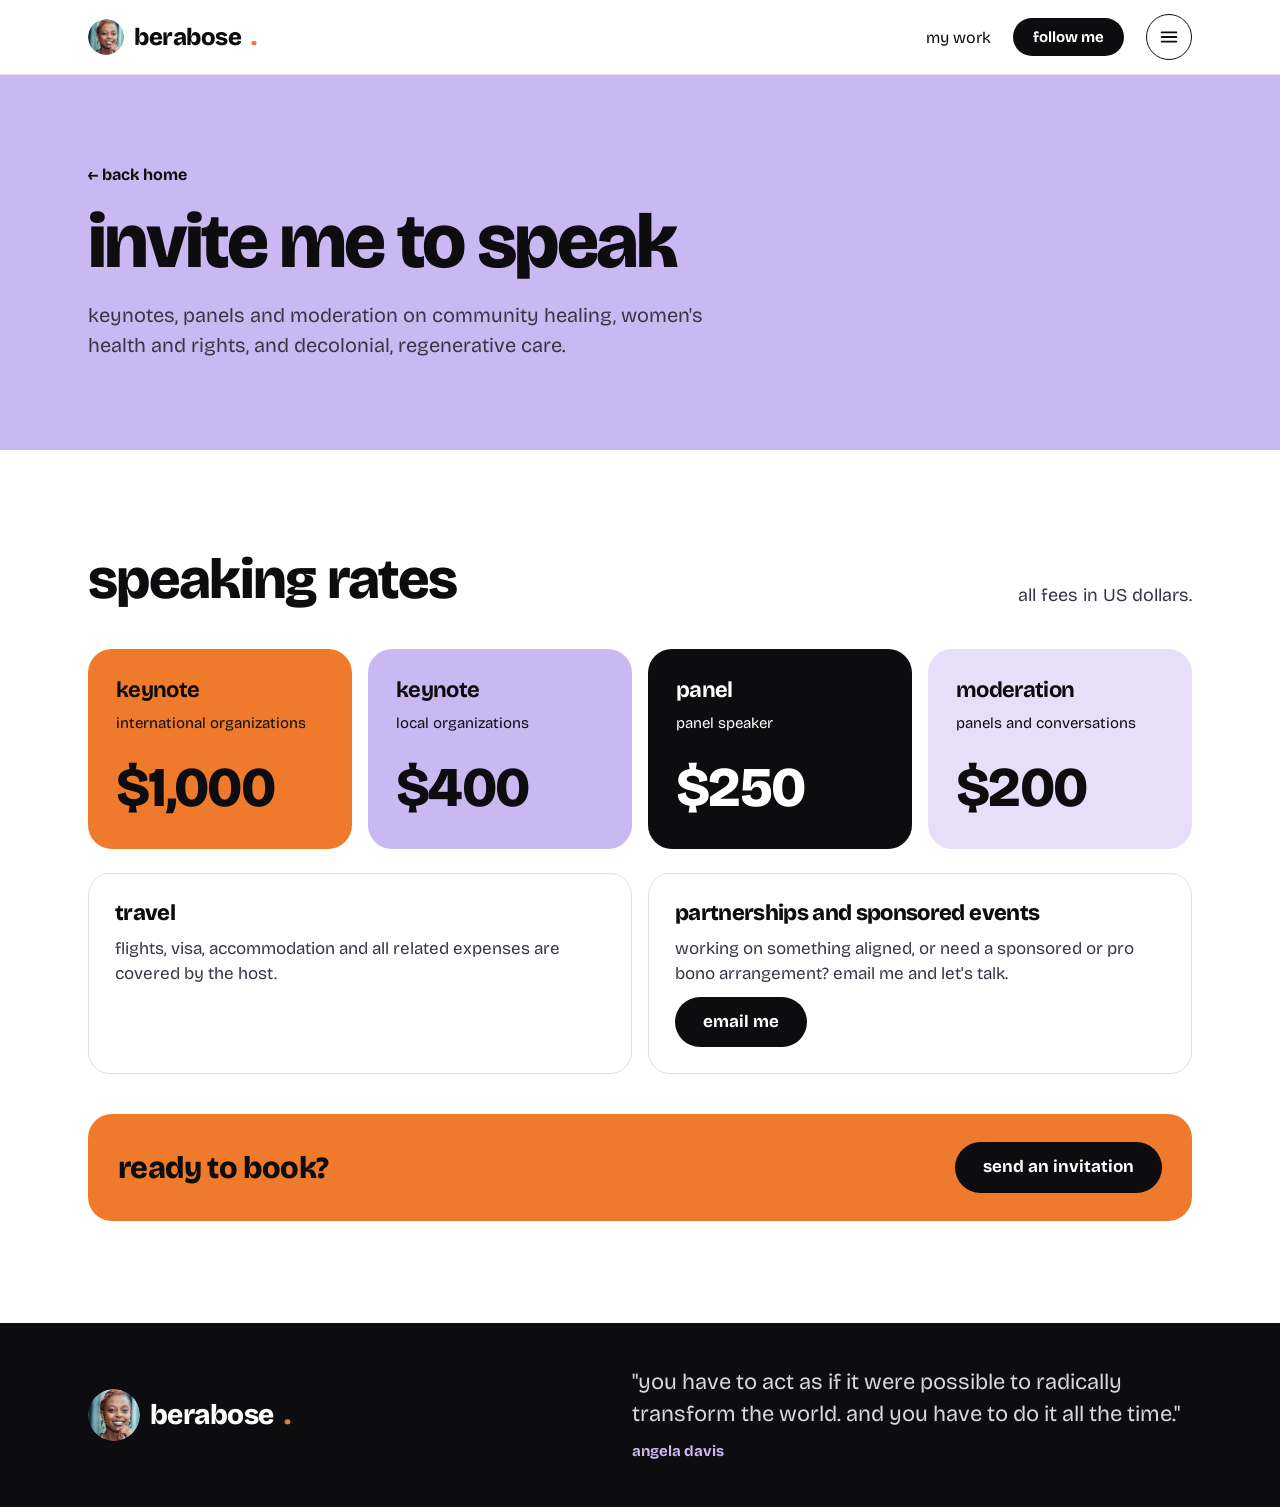
<file: speaking.html>
<!doctype html>
<html lang="en">
<head>
<meta charset="utf-8">
<meta name="viewport" content="width=device-width, initial-scale=1">
<title>Speaking · Berabose</title>
<meta name="description" content="invite bose (berabose) to speak: keynotes, panels and moderation. speaking rates and booking.">
<meta property="og:title" content="Berabose: Visionary. Speaker. Author. Advocate">
<meta property="og:description" content="i connect, organize and create spaces where people heal together.">
<meta property="og:type" content="website">
<meta property="og:site_name" content="Berabose">
<meta property="og:url" content="https://alineberabose.com">
<meta property="og:image" content="https://alineberabose.com/images/share.jpg">
<meta name="twitter:card" content="summary_large_image">
<meta name="theme-color" content="#C9B8F2">
<link rel="icon" href="/favicon.ico" sizes="any">
<link rel="icon" type="image/png" sizes="48x48" href="/favicon-48.png">
<link rel="icon" type="image/png" sizes="192x192" href="/favicon-192.png">
<link rel="apple-touch-icon" href="/apple-touch-icon.png">
<script type="application/ld+json">{"@context":"https://schema.org","@type":"WebSite","name":"Berabose","url":"https://alineberabose.com"}</script>
<link rel="preconnect" href="https://fonts.googleapis.com">
<link rel="preconnect" href="https://fonts.gstatic.com" crossorigin>
<link href="https://fonts.googleapis.com/css2?family=Bricolage+Grotesque:opsz,wght@12..96,400;12..96,600;12..96,700;12..96,800&display=swap" rel="stylesheet">
<link rel="stylesheet" href="/styles.css">
</head>
<body>

<header>
  <nav class="wrap" aria-label="main">
    <a href="/" class="logo"><img src="/favicon-192.png" alt="">berabose<span class="dot">.</span></a>
    <div class="navlinks">
      <a href="/#work" class="nav-keep">my work</a>
      <a href="/#follow" class="btn btn-ink">follow me</a>
      <button class="menu-btn" id="menuBtn" type="button" aria-expanded="false" aria-controls="menuPanel" aria-label="open menu">
        <svg viewBox="0 0 24 24" aria-hidden="true"><path d="M4 7h16M4 12h16M4 17h16"/></svg>
      </button>
    </div>
    <div class="menu-panel" id="menuPanel" hidden>
      <a href="/#work">my work</a>
      <a href="/#services">work with me</a>
      <a href="/#recognition">recognition</a>
      <a href="/#built">what i've built</a>
      <a href="/#press">press</a>
      <a href="/speaking.html">speaking</a>
      <a href="/writing.html">writing</a>
      <a href="/#story">my story</a>
      <a href="/#follow">follow me</a>
    </div>
  </nav>
</header>

<main>
<section class="page-hero">
  <div class="wrap">
    <a href="/" class="back">← back home</a>
    <h1>invite me to speak</h1>
    <p>keynotes, panels and moderation on community healing, women's health and rights, and decolonial, regenerative care.</p>
  </div>
</section>

<section class="wrap section">
  <div class="head">
    <h2 class="h2">speaking rates</h2>
    <p>all fees in US dollars.</p>
  </div>
  <div class="fees">
    <div class="fee f1"><h3>keynote</h3><p>international organizations</p><span class="price">$1,000</span></div>
    <div class="fee f2"><h3>keynote</h3><p>local organizations</p><span class="price">$400</span></div>
    <div class="fee f3"><h3>panel</h3><p>panel speaker</p><span class="price">$250</span></div>
    <div class="fee f4"><h3>moderation</h3><p>panels and conversations</p><span class="price">$200</span></div>
  </div>
  <div class="note">
    <div>
      <h3>travel</h3>
      <p>flights, visa, accommodation and all related expenses are covered by the host.</p>
    </div>
    <div>
      <h3>partnerships and sponsored events</h3>
      <p>working on something aligned, or need a sponsored or pro bono arrangement? email me and let's talk.</p>
      <a class="btn btn-ink" style="align-self:flex-start" href="mailto:alineberabose@gmail.com?subject=Speaking%20invitation">email me</a>
    </div>
  </div>
  <div class="speak-band">
    <p>ready to book?</p>
    <a href="/#follow" class="btn btn-ink">send an invitation</a>
  </div>
</section>
</main>

<footer>
  <div class="wrap">
    <a href="/" class="logo"><img src="/favicon-192.png" alt="">berabose<span class="dot">.</span></a>
    <blockquote>"you have to act as if it were possible to radically transform the world. and you have to do it all the time."<cite>angela davis</cite></blockquote>
  </div>
</footer>
<script>
  (function () {
    var b = document.getElementById('menuBtn'), p = document.getElementById('menuPanel');
    function set(open) { p.hidden = !open; b.setAttribute('aria-expanded', open); b.setAttribute('aria-label', open ? 'close menu' : 'open menu'); }
    b.addEventListener('click', function (e) { e.stopPropagation(); set(p.hidden); });
    p.addEventListener('click', function (e) { if (e.target.tagName === 'A') set(false); });
    document.addEventListener('click', function (e) { if (!p.hidden && !p.contains(e.target)) set(false); });
    document.addEventListener('keydown', function (e) { if (e.key === 'Escape') set(false); });
  })();
</script>
</body>
</html>
</file>
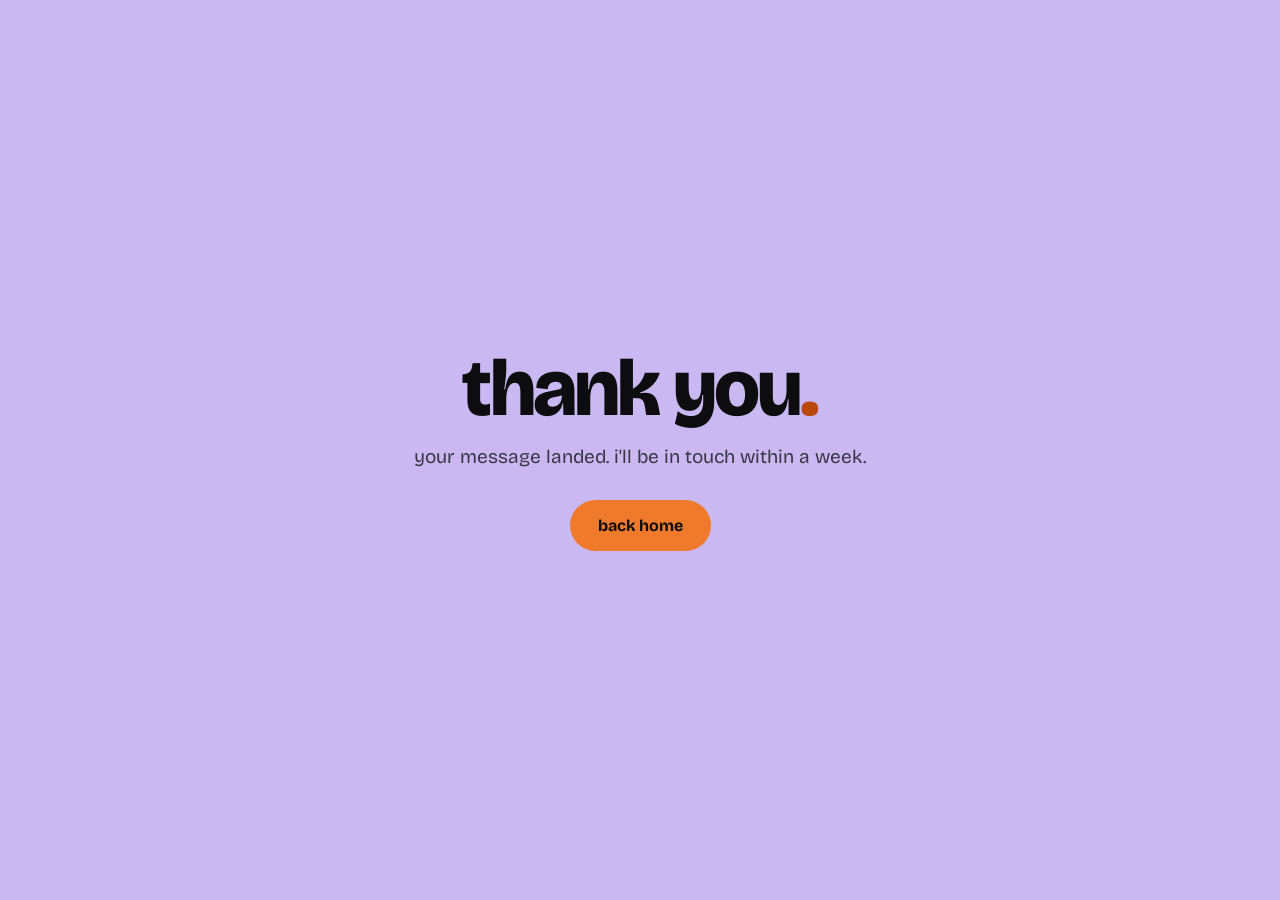
<file: thanks.html>
<!doctype html>
<html lang="en">
<head>
<meta charset="utf-8">
<meta name="viewport" content="width=device-width, initial-scale=1">
<title>Thank you · Berabose</title>
<link rel="icon" href="/favicon.ico" sizes="any">
<link href="https://fonts.googleapis.com/css2?family=Bricolage+Grotesque:opsz,wght@12..96,400;12..96,800&display=swap" rel="stylesheet">
<style>
body{margin:0;min-height:100vh;display:flex;align-items:center;justify-content:center;background:#C9B8F2;color:#0D0C0F;font-family:'Bricolage Grotesque',system-ui,sans-serif;padding:24px;box-sizing:border-box;text-align:center}
h1{margin:0 0 16px;font-size:clamp(40px,7vw,80px);font-weight:800;letter-spacing:-.035em;line-height:1}
p{margin:0 0 32px;font-size:19px;color:#3A3645}
span{color:#B9480C}
a{display:inline-block;background:#F07A2C;color:#0D0C0F;text-decoration:none;font-weight:700;padding:16px 28px;border-radius:999px}
</style>
</head>
<body>
<div>
<h1>thank you<span>.</span></h1>
<p>your message landed. i'll be in touch within a week.</p>
<a href="/">back home</a>
</div>
</body>
</html>
</file>
<file: styles.css>
:root{
  --ink:#0D0C0F; --ink-soft:#3A3645; --white:#FFFFFF;
  --orange:#F07A2C; --orange-text:#B9480C;
  --peri:#C9B8F2; --peri-light:#E7DFFA;
  --line:#E3DEEE; --line-dark:#2B2932;
}
*{box-sizing:border-box}
html{scroll-behavior:smooth}
body{margin:0;background:var(--white);color:var(--ink);font-family:'Bricolage Grotesque',system-ui,sans-serif;-webkit-font-smoothing:antialiased}
a{color:inherit}
img{display:block;max-width:100%}
h1,h2,h3,p{margin:0}
h1,h2,h3{letter-spacing:-.03em}
ul{list-style:none;margin:0;padding:0}
.wrap{max-width:1200px;margin:0 auto;padding-inline:clamp(16px,4vw,48px)}
.section{padding-block:clamp(64px,8vw,112px)}
.label{font-size:14px;font-weight:600;letter-spacing:.14em;text-transform:uppercase;color:var(--ink-soft)}
.h2{font-size:clamp(34px,4.4vw,60px);line-height:1;font-weight:800}
.head{display:flex;flex-wrap:wrap;justify-content:space-between;align-items:flex-end;gap:16px 24px;margin-bottom:40px}
.head p{max-width:380px;font-size:18px;line-height:1.5;color:var(--ink-soft)}
.btn{display:inline-block;text-decoration:none;font-weight:700;font-size:17px;padding:16px 28px;border-radius:999px;line-height:1.1;transition:transform .15s ease;border:0;cursor:pointer;font-family:inherit}
.btn:hover{transform:translateY(-2px)}
.btn-orange{background:var(--orange);color:var(--ink)}
.btn-ink{background:var(--ink);color:var(--white)}
.btn-ghost{border:1.5px solid var(--ink);padding:14.5px 26.5px}
.ico{width:30px;height:30px;fill:none;stroke:currentColor;stroke-width:1.8;stroke-linecap:round;stroke-linejoin:round}

/* nav */
header{position:sticky;top:0;z-index:10;background:rgba(255,255,255,.95);backdrop-filter:blur(8px);border-bottom:1px solid var(--line)}
nav{display:flex;flex-wrap:wrap;align-items:center;justify-content:space-between;gap:12px 16px;padding-block:14px}
.logo{display:flex;align-items:center;gap:10px;font-size:24px;font-weight:800;letter-spacing:-.02em;text-decoration:none}
.logo img{width:36px;height:36px;border-radius:50%}
.dot{color:var(--orange)}
.navlinks{display:flex;flex-wrap:wrap;align-items:center;gap:8px 22px;font-size:16px}
.navlinks a{text-decoration:none}
.navlinks a:not(.btn):hover{color:var(--orange-text)}
.navlinks .btn{padding:11px 20px;font-size:15px}
@media (max-width:900px){.navlinks a:not(.btn){display:none}}

/* hero */
.hero-bg{background:var(--peri)}
.hero{display:flex;flex-wrap:wrap;gap:clamp(32px,5vw,64px);align-items:center;padding-block:clamp(40px,6vw,88px)}
.arch{flex:1 1 400px;min-width:0;aspect-ratio:3/4;max-height:620px;border-radius:300px 300px 24px 24px;overflow:hidden;background:var(--peri-light)}
.arch img{width:100%;height:100%;object-fit:cover;object-position:50% 40%}
.hero-text{flex:1.3 1 480px;min-width:0;display:flex;flex-direction:column;gap:26px}
.hero h1{font-size:clamp(44px,6.4vw,96px);line-height:1;font-weight:800;letter-spacing:-.035em}
.mark{background:var(--orange);padding:0 .14em;border-radius:.2em;box-decoration-break:clone;-webkit-box-decoration-break:clone}
.lead{max-width:520px;font-size:20px;line-height:1.5;color:var(--ink-soft)}
.btns{display:flex;flex-wrap:wrap;gap:14px}

/* my work */
.focus{display:grid;grid-template-columns:repeat(auto-fit,minmax(250px,1fr));gap:20px}
.tile{border-radius:24px;padding:30px;display:flex;flex-direction:column;gap:14px;min-height:260px}
.tile h3{font-size:27px;line-height:1.1;font-weight:800;margin-top:auto}
.tile p{font-size:16px;line-height:1.5}
.t1{background:var(--orange)}
.t2{background:var(--peri)}
.t3{background:var(--ink);color:var(--white)} .t3 .ico{color:var(--orange)}
.t4{background:var(--peri-light)}

/* work with me */
.services-bg{background:var(--peri-light)}
.services-wrap{display:flex;flex-wrap:wrap;gap:clamp(32px,5vw,64px);align-items:center}
.services-photo{flex:1 1 360px;min-width:0;aspect-ratio:4/5;max-height:600px;border-radius:24px;overflow:hidden}
.services-photo img{width:100%;height:100%;object-fit:cover;object-position:78% 50%}
.services-text{flex:1.2 1 440px;min-width:0}
.services{display:grid;grid-template-columns:repeat(auto-fit,minmax(220px,1fr));gap:14px}
.services li{background:var(--white);border-radius:18px;padding:22px;display:flex;flex-direction:column;gap:6px}
.services strong{font-size:20px;font-weight:700;letter-spacing:-.01em}
.services span{font-size:15px;line-height:1.45;color:var(--ink-soft)}

/* recognition */
.rec{display:grid;grid-template-columns:repeat(auto-fit,minmax(300px,1fr));gap:20px}
.rbox{border-radius:24px;padding:30px;display:flex;flex-direction:column;gap:18px}
.rbox.awards{background:var(--orange)}
.rbox.alongside{background:var(--ink);color:var(--white)} .rbox.alongside .label{color:var(--peri)}
.rbox li{font-size:20px;font-weight:700;line-height:1.3;letter-spacing:-.01em}
.rbox li small{display:block;font-size:15px;font-weight:400;letter-spacing:0;margin-top:2px;opacity:.85}

/* built */
.built{background:var(--peri)}
.homes{display:grid;grid-template-columns:repeat(auto-fit,minmax(300px,1fr));gap:24px}
.home{text-decoration:none;background:var(--white);border-radius:24px;overflow:hidden;display:flex;flex-direction:column;transition:transform .2s ease}
.home:hover{transform:translateY(-4px)}
.home .ph{height:230px;background:var(--peri-light);overflow:hidden}
.home .ph img{width:100%;height:100%;object-fit:cover}
.home .body{padding:26px;display:flex;flex-direction:column;gap:8px}
.tag{font-size:13px;letter-spacing:.12em;text-transform:uppercase;color:var(--ink-soft)}
.home h3{font-size:26px;font-weight:700}
.home p{font-size:16px;line-height:1.5;color:var(--ink-soft)}
.home .go{font-size:16px;font-weight:700;color:var(--orange-text)}
.parent{background:var(--orange);border-radius:24px;padding:30px;display:flex;flex-direction:column;justify-content:space-between;gap:20px}
.parent h3{font-size:32px;font-weight:800;margin-bottom:8px}
.parent p{font-size:16px;line-height:1.5}
.cofounded{margin-top:48px}
.cofounded .label{margin-bottom:18px}
.past{display:grid;grid-template-columns:repeat(auto-fit,minmax(250px,1fr));gap:16px}
.past li{background:var(--white);border-radius:20px;padding:24px;display:flex;flex-direction:column;gap:8px}
.past strong{font-size:21px;font-weight:700;letter-spacing:-.01em}
.past span{font-size:15px;line-height:1.45;color:var(--ink-soft)}

/* track record */
.track{display:grid;grid-template-columns:repeat(auto-fit,minmax(260px,1fr));gap:16px}
.tbox{border:1.5px solid var(--line);border-radius:22px;padding:26px;display:flex;flex-direction:column;gap:14px}
.tbox ul{display:flex;flex-direction:column;gap:10px}
.tbox li{font-size:18px;font-weight:600;line-height:1.3}
.tbox li small{display:block;font-size:14px;font-weight:400;color:var(--ink-soft);margin-top:2px}

/* press */
.press{background:var(--orange)}
.press .head p{color:var(--ink)}
.marquee{overflow:hidden;padding-block:4px 0;mask-image:linear-gradient(90deg,transparent,#000 4%,#000 96%,transparent)}
.mtrack{display:flex;gap:16px;width:max-content;animation:slide 60s linear infinite}
.marquee:hover .mtrack,.marquee:focus-within .mtrack{animation-play-state:paused}
@keyframes slide{to{transform:translateX(calc(-50% - 8px))}}
@media (prefers-reduced-motion:reduce){.mtrack{animation:none}.marquee{overflow-x:auto;mask-image:none}}
.pcard{flex:0 0 auto;width:320px;min-height:230px;background:var(--white);border-radius:20px;padding:24px;display:flex;flex-direction:column;gap:10px;text-decoration:none;transition:transform .2s ease}
a.pcard:hover{transform:translateY(-4px)}
.plogo{position:relative;overflow:hidden;width:56px;height:56px;border-radius:14px;display:flex;align-items:center;justify-content:center;font-weight:800;font-size:18px;letter-spacing:-.02em;color:var(--white);background:var(--ink)}
.plogo img{position:absolute;inset:0;width:100%;height:100%;object-fit:contain;padding:8px;background:var(--white);border:1.5px solid var(--line);border-radius:14px}
.pcard .outlet{font-size:13px;font-weight:700;letter-spacing:.12em;text-transform:uppercase;color:var(--orange-text)}
.pcard .title{font-size:20px;font-weight:700;line-height:1.25;letter-spacing:-.01em}

/* speaking */
.dark{background:var(--ink);color:var(--white)}
.dark .label{color:var(--peri)}
.dark .head p{color:#D9D6E2}
.regions{display:grid;grid-template-columns:repeat(auto-fit,minmax(280px,1fr));gap:20px}
.region{border-radius:24px;padding:30px;display:flex;flex-direction:column;gap:18px}
.region .rname{font-size:14px;font-weight:700;letter-spacing:.14em;text-transform:uppercase}
.region ul{display:flex;flex-wrap:wrap;gap:4px 16px}
.region li{font-size:clamp(26px,2.6vw,36px);font-weight:800;letter-spacing:-.03em;line-height:1.15}
.r1{background:var(--orange);color:var(--ink)}
.r2{background:var(--peri);color:var(--ink)}
.r3{background:var(--white);color:var(--ink)}
.speak-cta{margin-top:40px}

/* album */
.album{display:grid;grid-template-columns:repeat(auto-fit,minmax(260px,1fr));gap:16px}
.album figure{margin:0;border-radius:22px;overflow:hidden;aspect-ratio:4/3;background:var(--peri-light)}
.album img{width:100%;height:100%;object-fit:cover}

/* story */
.story-bg{background:var(--peri)}
.story{display:flex;flex-wrap:wrap;gap:56px;align-items:flex-start}
.story .photo{flex:1 1 320px;min-width:0;aspect-ratio:4/5;max-height:560px;border-radius:24px;overflow:hidden;background:var(--peri-light)}
.story .photo img{width:100%;height:100%;object-fit:cover;object-position:50% 20%}
.story-text{flex:999 1 480px;min-width:0;display:flex;flex-direction:column;gap:22px}
.story-text h2{font-size:clamp(40px,5vw,72px);line-height:1;font-weight:800}
.story-text p{font-size:clamp(19px,1.6vw,22px);line-height:1.55}
.skills{display:flex;flex-wrap:wrap;gap:10px}
.skills li{font-size:15px;font-weight:600;padding:10px 16px;border-radius:999px;background:var(--white)}
.edu{display:flex;flex-direction:column}
.edu li{border-top:1.5px solid rgba(13,12,15,.15);padding:14px 0;display:flex;flex-wrap:wrap;justify-content:space-between;gap:4px 24px}
.edu strong{font-size:17px;font-weight:700}
.edu span{font-size:15px;font-weight:600;color:var(--ink-soft)}

/* follow */
.follow-bg{background:var(--orange)}
.follow{display:flex;flex-wrap:wrap;gap:56px}
.follow-left{flex:1 1 360px;min-width:0;display:flex;flex-direction:column;gap:24px}
.follow-left h2{font-size:clamp(48px,6vw,88px);line-height:.95;font-weight:800;letter-spacing:-.035em}
.socials{display:grid;grid-template-columns:repeat(auto-fit,minmax(150px,1fr));gap:10px}
.socials a{display:flex;flex-direction:column;gap:2px;background:var(--white);border-radius:16px;padding:16px 18px;text-decoration:none;min-height:44px}
.socials b{font-size:17px}
.socials span{font-size:14px;color:var(--ink-soft);overflow-wrap:anywhere}
.fund{display:flex;flex-wrap:wrap;align-items:center;gap:14px;background:var(--ink);color:var(--white);border-radius:20px;padding:20px 22px}
.fund p{flex:1 1 200px;font-size:17px;line-height:1.4}
form{flex:1 1 440px;min-width:0;display:flex;flex-direction:column;gap:18px}
.form-title{font-size:24px;font-weight:800;letter-spacing:-.02em}
.two{display:grid;grid-template-columns:repeat(auto-fit,minmax(200px,1fr));gap:18px}
label{display:flex;flex-direction:column;gap:8px;font-size:15px;font-weight:600}
input,textarea{font:inherit;font-weight:400;background:var(--white);border:1.5px solid var(--white);border-radius:12px;padding:14px 16px;color:var(--ink);font-size:17px;min-height:50px;width:100%}
input:focus,textarea:focus{outline:2px solid var(--ink);outline-offset:1px}
textarea{resize:vertical}
fieldset{border:0;margin:0;padding:0}
legend{font-size:15px;font-weight:600;padding:0;margin-bottom:10px}
.pills{display:flex;flex-wrap:wrap;gap:10px}
.pill{font:inherit;font-size:15px;padding:12px 18px;min-height:44px;border-radius:999px;cursor:pointer;background:transparent;color:var(--ink);border:1.5px solid var(--ink)}
.pill[aria-pressed="true"]{background:var(--ink);color:var(--white);font-weight:700}
.hidden{display:none}

/* footer */
footer{background:var(--ink);color:var(--white)}
footer .wrap{display:flex;flex-wrap:wrap;justify-content:space-between;align-items:center;gap:28px;padding-block:44px}
footer .logo{font-size:28px}
footer .logo img{width:52px;height:52px}
footer blockquote{margin:0;max-width:560px;font-size:clamp(18px,1.8vw,22px);line-height:1.45;color:#D9D6E2}
footer cite{display:block;margin-top:10px;font-style:normal;font-weight:700;color:var(--peri);font-size:15px}

/* ---- additions: map, pages, stages ---- */
.mark-soft{box-shadow:inset 0 -.32em 0 var(--orange)}
.stage-names{margin-top:20px;border-top:1.5px solid var(--line);padding-top:20px;display:flex;flex-wrap:wrap;align-items:baseline;gap:8px 22px}
.stage-names .label{flex-basis:100%}
.stage-names span{font-size:clamp(18px,1.8vw,22px);font-weight:700;letter-spacing:-.01em}
.stage-names small{font-weight:400;font-size:15px;color:var(--ink-soft)}
.stage-photos{display:grid;grid-template-columns:repeat(auto-fit,minmax(240px,1fr));gap:16px}
.stage-photos figure{margin:0;border-radius:22px;overflow:hidden;aspect-ratio:4/3;background:var(--peri-light)}
.stage-photos img{width:100%;height:100%;object-fit:cover}
#map{height:clamp(380px,55vw,560px);border-radius:24px;overflow:hidden;background:#E9E5F2;z-index:0}
.pin{width:16px;height:16px;border-radius:50%;background:var(--orange);border:3px solid var(--white);box-shadow:0 0 0 0 rgba(240,122,44,.6);animation:pulse 2.2s infinite}
@keyframes pulse{70%{box-shadow:0 0 0 14px rgba(240,122,44,0)}100%{box-shadow:0 0 0 0 rgba(240,122,44,0)}}
@media (prefers-reduced-motion:reduce){.pin{animation:none}}
.leaflet-tooltip.city{background:var(--ink);color:var(--white);border:0;border-radius:999px;padding:6px 12px;font-family:'Bricolage Grotesque',system-ui,sans-serif;font-weight:700;font-size:14px;box-shadow:none}
.leaflet-tooltip.city:before{display:none}
.city-chips{margin-top:20px;display:flex;flex-wrap:wrap;gap:8px}
.city-chips span{font-size:14px;font-weight:600;padding:8px 14px;border-radius:999px;border:1.5px solid var(--peri);color:var(--peri)}
.speak-band{margin-top:40px;display:flex;flex-wrap:wrap;align-items:center;justify-content:space-between;gap:20px;background:var(--orange);color:var(--ink);border-radius:24px;padding:28px 30px}
.speak-band p{font-size:clamp(22px,2.4vw,32px);font-weight:800;letter-spacing:-.02em;line-height:1.1}

/* inner pages */
.page-hero{background:var(--peri)}
.page-hero .wrap{padding-block:clamp(56px,7vw,96px);display:flex;flex-direction:column;gap:20px}
.page-hero h1{font-size:clamp(44px,6vw,88px);line-height:1;font-weight:800;letter-spacing:-.035em}
.page-hero p{max-width:620px;font-size:20px;line-height:1.5;color:var(--ink-soft)}
.fees{display:grid;grid-template-columns:repeat(auto-fit,minmax(240px,1fr));gap:16px}
.fee{border-radius:24px;padding:28px;display:flex;flex-direction:column;gap:10px;min-height:200px}
.fee .price{font-size:clamp(40px,4.4vw,56px);font-weight:800;letter-spacing:-.03em;margin-top:auto}
.fee h3{font-size:22px;font-weight:700}
.fee p{font-size:15px;line-height:1.45}
.f1{background:var(--orange)} .f2{background:var(--peri)} .f3{background:var(--ink);color:var(--white)} .f4{background:var(--peri-light)}
.note{margin-top:24px;display:grid;grid-template-columns:repeat(auto-fit,minmax(280px,1fr));gap:16px}
.note div{border:1.5px solid var(--line);border-radius:22px;padding:26px;display:flex;flex-direction:column;gap:10px}
.note h3{font-size:22px;font-weight:800}
.note p{font-size:17px;line-height:1.5;color:var(--ink-soft)}
.book{display:flex;flex-wrap:wrap;gap:40px;align-items:center}
.cover{flex:0 1 300px;aspect-ratio:2/3;border-radius:10px 22px 22px 10px;background:var(--ink);color:var(--white);padding:30px;display:flex;flex-direction:column;justify-content:space-between;box-shadow:12px 12px 0 var(--orange)}
.cover b{font-size:44px;font-weight:800;letter-spacing:-.03em;line-height:1}
.cover span{font-size:15px;color:var(--peri)}
.book-text{flex:1 1 360px;display:flex;flex-direction:column;gap:18px}
.book-text h2{font-size:clamp(40px,5vw,64px);font-weight:800;line-height:1}
.book-text p{font-size:19px;line-height:1.55;color:var(--ink-soft)}
.essays li{border-top:1.5px solid var(--line)}
.essays li:last-child{border-bottom:1.5px solid var(--line)}
.essays a{display:flex;flex-wrap:wrap;justify-content:space-between;gap:6px 24px;padding:22px 0;text-decoration:none}
.essays a:hover .et{color:var(--orange-text)}
.et{font-size:clamp(20px,2vw,26px);font-weight:700;letter-spacing:-.01em}
.es{font-size:16px;color:var(--ink-soft);flex-basis:100%}
.back{font-weight:700;text-decoration:none;font-size:16px}

/* static world map */
.mapbox{background:var(--white);border-radius:24px;overflow-x:auto;-webkit-overflow-scrolling:touch}
.worldmap{display:block;width:100%;min-width:820px;height:auto}
.worldmap .land path{fill:#E4DCF8;stroke:#fff;stroke-width:.6}
.worldmap .land path.v{fill:#B9A5EE}
.worldmap .lines line{stroke:#0D0C0F;stroke-width:1;opacity:.55}
.worldmap .pins circle{fill:#F07A2C;stroke:#fff;stroke-width:2}
.worldmap .names text{font:800 18px 'Bricolage Grotesque',system-ui,sans-serif;fill:#0D0C0F;paint-order:stroke;stroke:#fff;stroke-width:4px;stroke-linejoin:round;letter-spacing:-.01em}
.swipe{display:none;margin-top:12px;font-size:14px;color:#ABA7B8}
@media (max-width:820px){.swipe{display:block}}
.essay-grid{display:grid;grid-template-columns:repeat(auto-fit,minmax(260px,1fr));gap:18px}
.essay{background:var(--white);border-radius:20px;overflow:hidden;text-decoration:none;display:flex;flex-direction:column;transition:transform .2s ease}
.essay:hover{transform:translateY(-4px)}
.essay figure{margin:0;aspect-ratio:16/9;background:var(--peri);overflow:hidden}
.essay figure img{width:100%;height:100%;object-fit:cover}
.essay div{padding:20px 22px 24px;display:flex;flex-direction:column;gap:6px}
.essay .et{font-size:21px}
.essay .es{flex-basis:auto}
.books{display:flex;flex-direction:column;gap:64px}
.cover-img{flex:0 1 300px;border-radius:10px 22px 22px 10px;overflow:hidden;box-shadow:12px 12px 0 var(--peri)}
.cover-img img{width:100%;height:auto}
.dl{display:flex;flex-wrap:wrap;gap:10px}

.album figure,.stage-photos figure{position:relative}
.album figcaption,.stage-photos figcaption{position:absolute;left:12px;bottom:12px;right:12px;width:fit-content;max-width:calc(100% - 24px);background:rgba(13,12,15,.82);color:#fff;font-size:14px;font-weight:600;padding:7px 12px;border-radius:999px}
.rbox ul{display:flex;flex-direction:column;gap:12px}

.album.collapsed figure:nth-child(n+9){display:none}

/* menu */
header nav{position:relative}
.navlinks .nav-keep{display:inline!important}
.menu-btn{width:46px;height:46px;border-radius:50%;border:1.5px solid var(--ink);background:var(--white);display:flex;align-items:center;justify-content:center;cursor:pointer;padding:0}
.menu-btn svg{width:22px;height:22px;fill:none;stroke:var(--ink);stroke-width:2;stroke-linecap:round}
.menu-btn[aria-expanded="true"]{background:var(--peri)}
.menu-panel{position:absolute;right:clamp(16px,4vw,48px);top:calc(100% + 8px);width:min(300px,calc(100vw - 32px));background:var(--white);border-radius:20px;box-shadow:0 18px 50px rgba(13,12,15,.18);padding:10px;display:flex;flex-direction:column}
.menu-panel[hidden]{display:none}
.menu-panel a{text-decoration:none;font-size:18px;font-weight:600;padding:12px 14px;border-radius:12px}
.menu-panel a:hover,.menu-panel a:focus-visible{background:var(--peri-light);color:var(--ink)}
@media (max-width:480px){.navlinks .nav-keep{display:none!important}}

/* full-bleed hero */
.hero-cover{position:relative;overflow:hidden;background:var(--peri);min-height:min(88vh,820px);display:flex;align-items:center}
.hero-photo{position:absolute;top:0;right:0;width:58%;height:100%;object-fit:cover;object-position:50% 35%}
.hero-cover::after{content:"";position:absolute;inset:0 0 0 auto;width:58%;background:linear-gradient(90deg,var(--peri) 0%,rgba(201,184,242,0) 32%);pointer-events:none}
.hero-inner{position:relative;z-index:1;width:100%;padding-block:clamp(48px,6vw,96px)}
.hero-cover .hero-text{max-width:600px;display:flex;flex-direction:column;gap:26px}
.hero-cover h1{font-size:clamp(42px,5.6vw,84px);line-height:1.08;font-weight:800;letter-spacing:-.035em}
.mark{padding:0 .1em;margin:0 .04em;border-radius:.18em;display:inline-block;line-height:1.05}
@media (max-width:860px){
  .hero-cover{flex-direction:column;align-items:stretch;min-height:0}
  .hero-photo{position:relative;width:100%;height:62vh;object-position:50% 30%}
  .hero-cover::after{inset:auto 0 0 0;width:100%;height:62vh;top:0;background:linear-gradient(0deg,var(--peri) 0%,rgba(201,184,242,0) 30%)}
}

/* awards only */
.rec-single{grid-template-columns:1fr}
.rec-single .rbox.awards ul{flex-direction:row;flex-wrap:wrap;gap:16px 40px}
@media (max-width:600px){
  header nav{flex-wrap:nowrap}
  .navlinks{flex-wrap:nowrap;gap:8px}
  .logo{font-size:20px} .logo img{width:30px;height:30px}
  .navlinks .btn{padding:10px 16px;font-size:14px}
}
</file>
